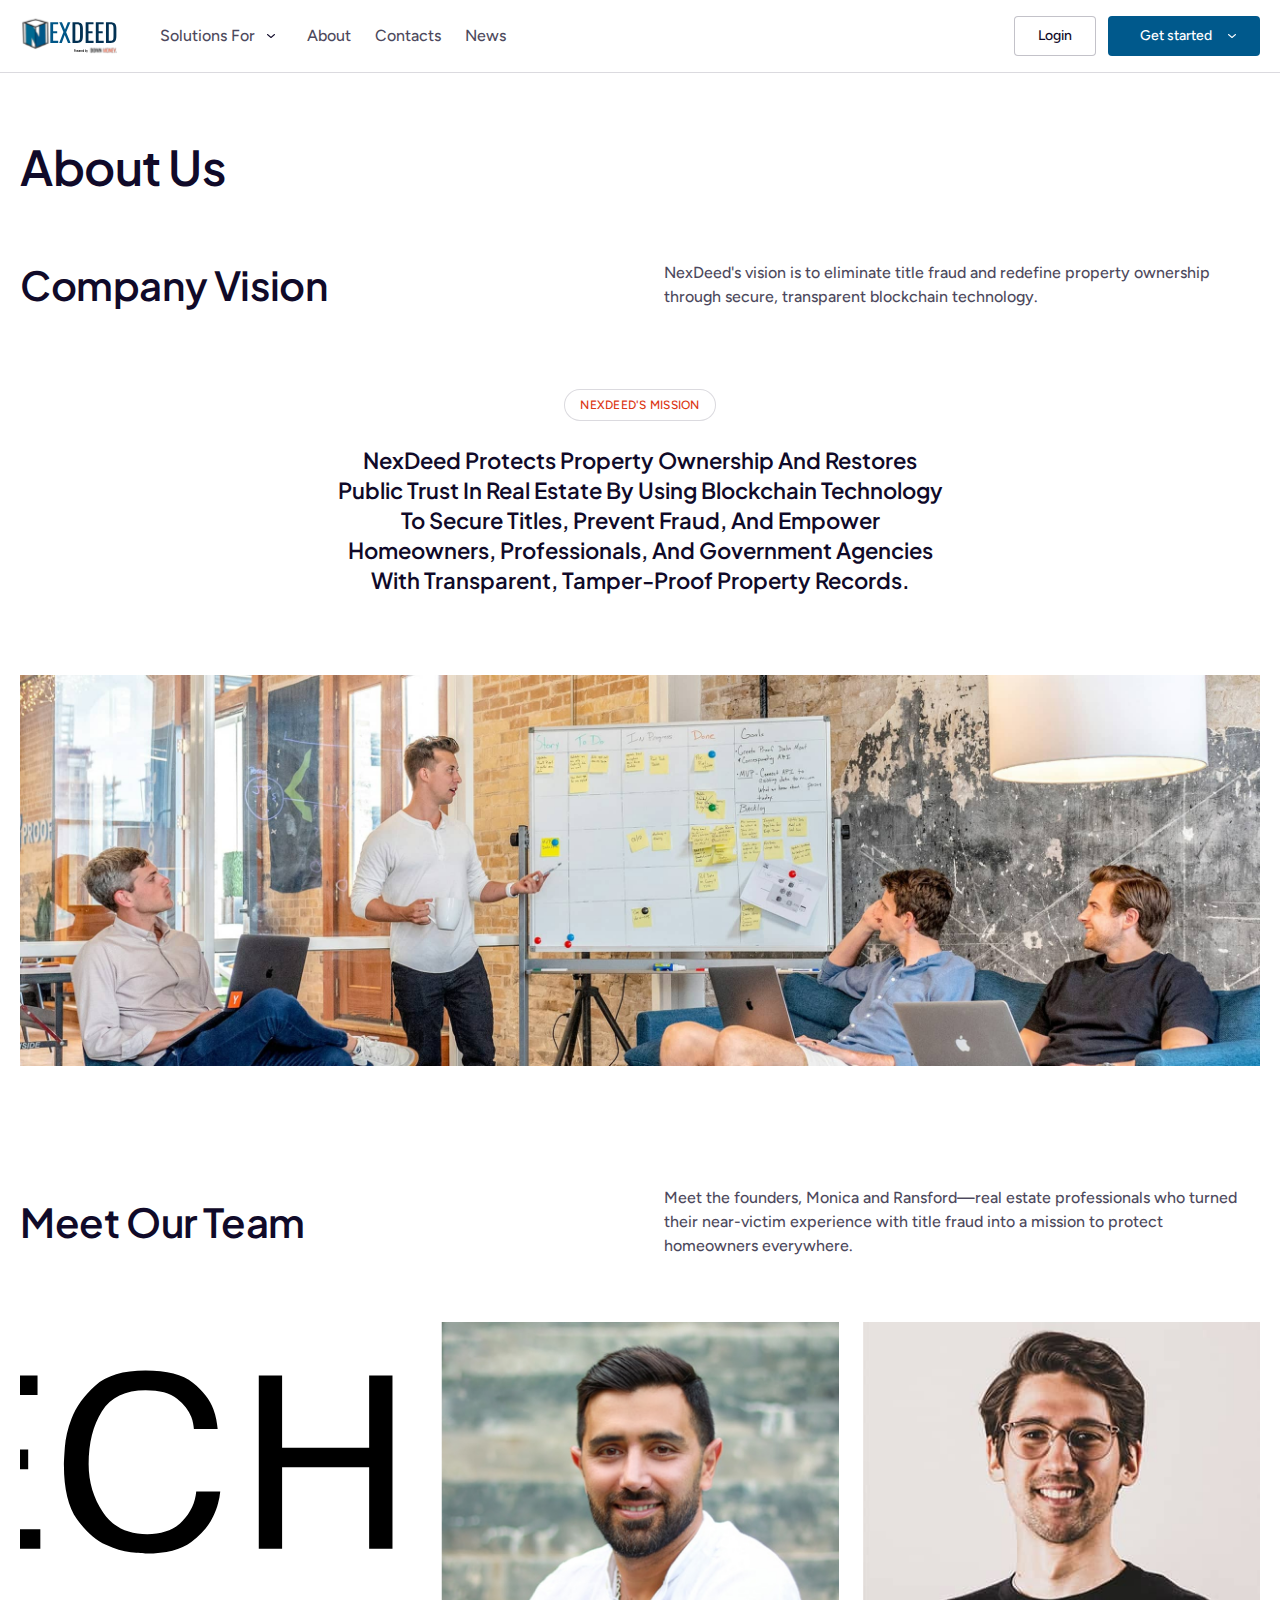
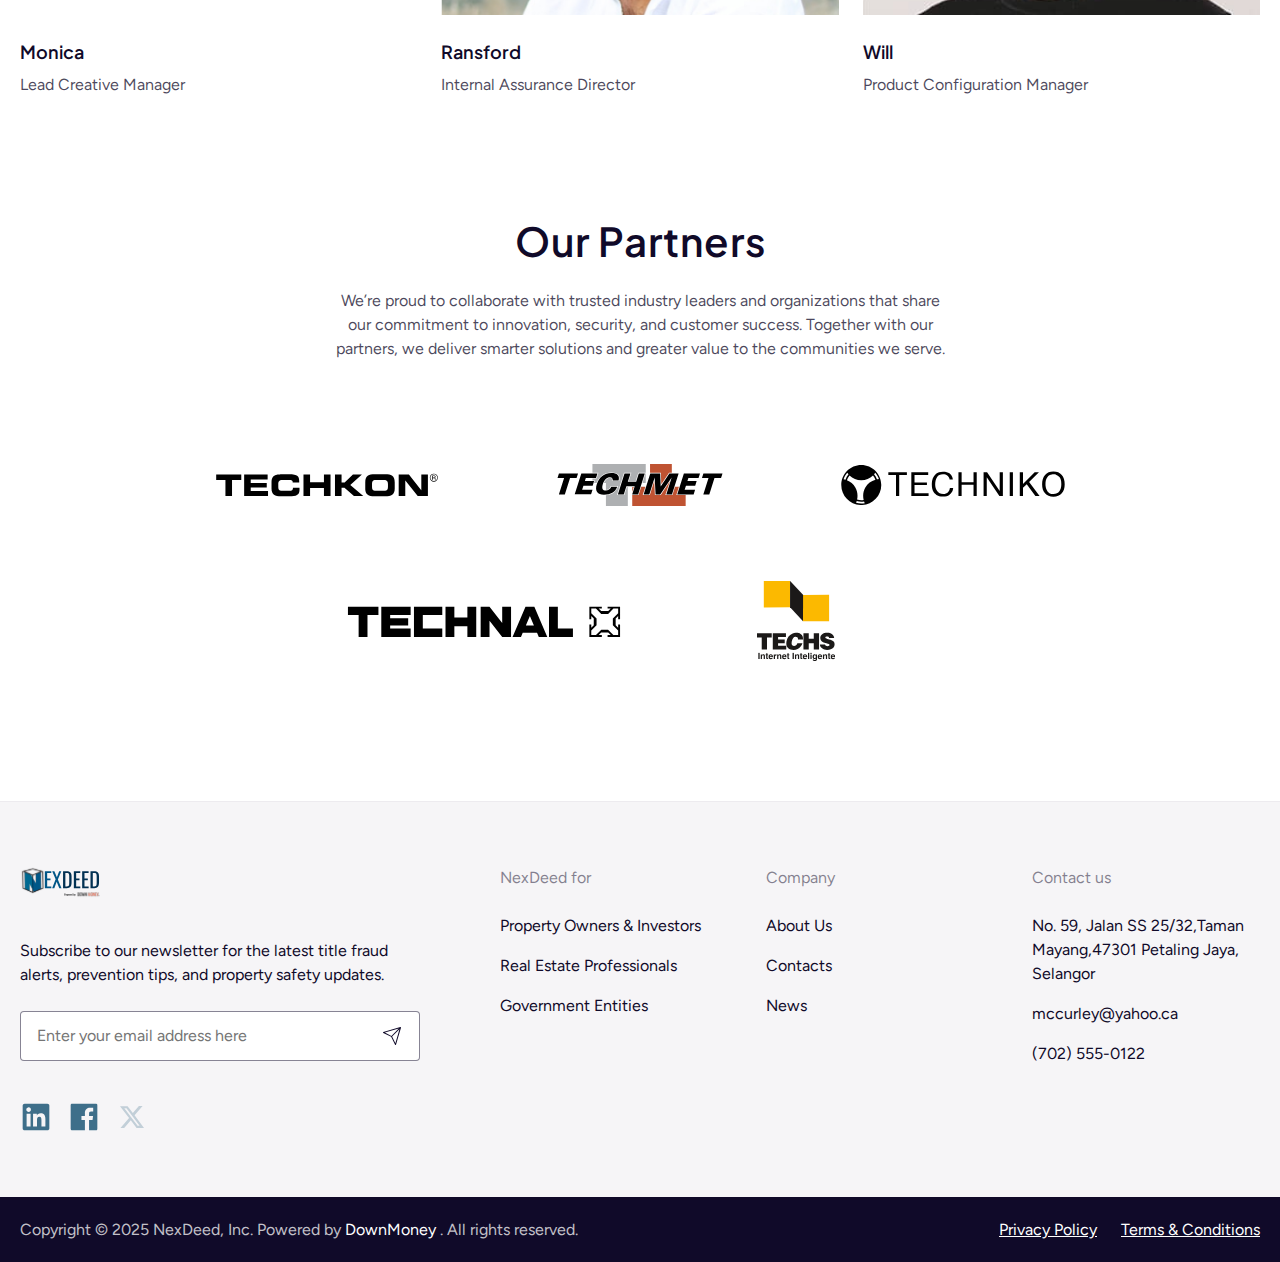
<file: page-about.html>
<!DOCTYPE html>
<html lang="en">
<head>
	<meta charset="UTF-8">
	<meta name="viewport" content="width=device-width, initial-scale=1.0">
	<link rel="stylesheet" href="./assets/style/swiper.css">
	<link rel="stylesheet" href="./assets/style/style.css">
	<title>Document</title>
</head>
<body>
	<header class="header">
			<div class="container"> 
				<div class="header__wrap">
					<a href="#" class="logo">
						<img src="./assets/images/logo.svg" alt="VELAYA Cosmetics">
					</a>				
					<div class="header__menu">
						<nav>
							<ul>
								<li><a href="#">Solutions For</a>
								<ul class="sub-menu">
									<li><a href="#">Solutions For</a></li>
									<li><a href="#">Solutions For</a></li>
									<li><a href="#">Solutions For</a></li>
								</ul>
							</li>
								<li><a href="#">About</a></li>
								<li><a href="#">Contacts</a></li>
								<li><a href="#">News</a></li>
							</ul>
						</nav>
						
					</div>
					<div class="header__btns">
						<a href="#" class="btn secondary-btn">Login</a>
						<a href="#" class="btn">Get started 
							<svg xmlns="http://www.w3.org/2000/svg" width="24" height="24" viewBox="0 0 24 24" fill="none">
							<path d="M15.1746 10.1204C15.3843 9.94067 15.6999 9.96495 15.8796 10.1746C16.0593 10.3843 16.0351 10.6999 15.8254 10.8796L12.3254 13.8796C12.1382 14.0401 11.8619 14.0401 11.6746 13.8796L8.17461 10.8796C7.96495 10.6999 7.94067 10.3843 8.12038 10.1746C8.30009 9.96495 8.61574 9.94067 8.8254 10.1204L12 12.8415L15.1746 10.1204Z" fill="white"/>
							</svg>
						</a>
					</div>					
				</div>
			</div>
	</header>
	<main>
		<div class="container">
			<div class="page__title"> 
			<h1>About us</h1>
			</div>
		</div>
		<section class="vision">
			<div class="container">
				<div class="vision__container">
					<div class="vision__title justify-title">
						<h2>Company vision</h2>
						<p>NexDeed's vision is to eliminate title fraud and redefine property ownership through secure, transparent blockchain technology.</p>
					</div>
					<div class="vision__content">
						<span class="simple">NexDeed's Mission</span>
						<blockquote>
							<p>NexDeed protects property ownership and restores public trust in real estate by using blockchain technology to secure titles, prevent fraud, and empower homeowners, professionals, and government agencies with transparent, tamper-proof property records.</p>
						</blockquote>
						
					</div>
					<div class="vision__img">
					<img src="./assets/images/vision-img.jpg" alt="NexDeed's Mission">
					</div>
				</div>
			</div>
		</section>
		<section class="team pb-xs">
			<div class="container">
				<div class="team__container">
					<div class="team__title justify-title">
						<h2>Meet our team</h2>
						<p>Meet the founders, Monica and Ransford—real estate professionals who turned their near-victim experience with title fraud into a mission to protect homeowners everywhere.</p>
					</div>
					<div class="team__items">
						<div class="team__item">
							<div class="team__item__img">
								<img src="./assets/images/partners-img3.svg" alt="Monica">
							</div>
							<div class="team__item__info">
								<span class="team__item__name">Monica</span>
								<div class="team__item__position">Lead Creative Manager</div>
							</div>
						</div>
						<div class="team__item">
							<div class="team__item__img">
								<img src="./assets/images/team-img2.jpg" alt="Ransford">
							</div>
							<div class="team__item__info">
								<span class="team__item__name">Ransford</span>
								<div class="team__item__position">Internal Assurance Director</div>
							</div>
						</div>
						<div class="team__item">
							<div class="team__item__img">
								<img src="./assets/images/team-img3.jpg" alt="Will">
							</div>
							<div class="team__item__info">
								<span class="team__item__name">Will</span>
								<div class="team__item__position">Product Configuration Manager</div>
							</div>
						</div>
					</div>
				</div>
			</div>
		</section>
		<section class="partners">
			<div class="container">
				<div class="partners__container">
					<div class="partners__title">
						<h2>Our partners</h2>
						<p>We’re proud to collaborate with trusted industry leaders and organizations that share our commitment to innovation, security, and customer success. Together with our partners, we deliver smarter solutions and greater value to the communities we serve.</p>
					</div>
					<div class="partners__items">
						<div class="partners__item">
							<img src="./assets/images/partners-img1.svg" alt="partners-image">
						</div>
						<div class="partners__item">
							<img src="./assets/images/partners-img2.svg" alt="partners-image">
						</div>
						<div class="partners__item">
							<img src="./assets/images/partners-img3.svg" alt="partners-image">
						</div>
						<div class="partners__item">
							<img src="./assets/images/partners-img4.svg" alt="partners-image">
						</div>
						<div class="partners__item">
							<img src="./assets/images/partners-img5.svg" alt="partners-image">
						</div>
					</div>
				</div>
			</div>
		</section>
	</main>
	<footer class="footer">
		<div class="container"> 
		<div class="footer__wrapper"> 
			<div class="footer__info"> 
				<a href="./index.html" class="logo">
						<img src="./assets/images/logo.svg" alt="Exdeed">
					</a>
					<div class="footer__form">
						<p>Subscribe to our newsletter for the latest title fraud alerts, prevention tips, and property safety updates.</p>
						<form action="">
							<div class="form__wrap"> 
							<input type="email" name="email" id="" placeholder="Enter your email address here">							
							<input type="submit" value="">
							</div>
						</form>
					</div>
					<div class="footer__socials">
						<a href="#" target="_blank" rel="nofollow">
							<svg xmlns="http://www.w3.org/2000/svg" width="32" height="32" viewBox="0 0 32 32" fill="none">
							<path d="M27.3674 2.6666H4.63518C4.1194 2.66136 3.62261 2.86093 3.2538 3.22154C2.885 3.58214 2.67431 4.07432 2.66797 4.59009V27.414C2.67546 27.929 2.88665 28.42 3.25533 28.7797C3.62401 29.1394 4.12015 29.3383 4.63518 29.3331H27.3674C27.8832 29.3372 28.3797 29.1369 28.7483 28.7761C29.1169 28.4152 29.3277 27.9232 29.3346 27.4074V4.58353C29.3254 4.06928 29.1136 3.57944 28.7453 3.22049C28.3769 2.86154 27.8817 2.66249 27.3674 2.6666ZM10.574 25.3987H6.61551V12.6622H10.574V25.3987ZM8.60677 10.9267C8.15275 10.9271 7.7088 10.7928 7.33109 10.5409C6.95338 10.289 6.65887 9.93072 6.48483 9.51139C6.31078 9.09206 6.26502 8.63053 6.35333 8.18518C6.44164 7.73984 6.66005 7.33069 6.98094 7.00951C7.30183 6.68832 7.71077 6.46952 8.15603 6.38078C8.60129 6.29205 9.06287 6.33737 9.48236 6.51102C9.90186 6.68466 10.2604 6.97882 10.5127 7.35629C10.765 7.73376 10.8997 8.17757 10.8997 8.63159C10.8991 8.93335 10.839 9.23203 10.7229 9.51055C10.6067 9.78907 10.4368 10.0419 10.2228 10.2547C10.0088 10.4675 9.75498 10.636 9.4758 10.7505C9.19663 10.8651 8.8976 10.9234 8.59584 10.9223L8.60677 10.9267ZM25.4002 25.3987H21.4417V19.202C21.4417 17.7266 21.4155 15.8272 19.3849 15.8272C17.3543 15.8272 17.009 17.4359 17.009 19.1058V25.3987H13.057V12.6622H16.8516V14.4108H16.904C17.433 13.4097 18.7226 12.354 20.6483 12.354C24.657 12.3452 25.4002 14.9835 25.4002 18.4042V25.3987Z" fill="white" fill-opacity="0.75"/>
							</svg>
						</a>
						<a href="#" target="_blank" rel="nofollow">
						<svg xmlns="http://www.w3.org/2000/svg" width="32" height="32" viewBox="0 0 32 32" fill="none">
						<path d="M27.868 2.6665H4.13464C3.74565 2.6665 3.3726 2.82103 3.09755 3.09608C2.82249 3.37113 2.66797 3.74419 2.66797 4.13317V27.8665C2.66797 28.2555 2.82249 28.6285 3.09755 28.9036C3.3726 29.1786 3.74565 29.3332 4.13464 29.3332H16.908V18.9998H13.4413V14.9998H16.908V11.9998C16.8362 11.2955 16.9193 10.584 17.1516 9.91522C17.3839 9.24643 17.7597 8.63656 18.2526 8.12839C18.7455 7.62021 19.3437 7.22603 20.0051 6.97349C20.6665 6.72095 21.3751 6.61617 22.0813 6.6665C23.1191 6.65934 24.1564 6.71276 25.188 6.8265V10.4265H23.068C21.388 10.4265 21.068 11.2265 21.068 12.3865V14.9598H25.068L24.548 18.9598H21.068V29.3332H27.868C28.0606 29.3332 28.2513 29.2952 28.4292 29.2215C28.6072 29.1478 28.7689 29.0398 28.9051 28.9036C29.0413 28.7674 29.1493 28.6057 29.223 28.4278C29.2967 28.2498 29.3346 28.0591 29.3346 27.8665V4.13317C29.3346 3.94056 29.2967 3.74985 29.223 3.5719C29.1493 3.39396 29.0413 3.23227 28.9051 3.09608C28.7689 2.95989 28.6072 2.85185 28.4292 2.77815C28.2513 2.70444 28.0606 2.6665 27.868 2.6665Z" fill="white" fill-opacity="0.75"/>
						</svg>
						</a>
						<a href="#" target="_blank" rel="nofollow">
							<svg xmlns="http://www.w3.org/2000/svg" width="32" height="32" viewBox="0 0 32 32" fill="none">
								<mask id="mask0_36_9150" style="mask-type:luminance" maskUnits="userSpaceOnUse" x="4" y="4" width="24" height="24">
								<path d="M4 4H28V28H4V4Z" fill="white"/>
								</mask>
								<g mask="url(#mask0_36_9150)">
								<path d="M22.9 5.12451H26.5806L18.5406 14.3371L28 26.8754H20.5943L14.7897 19.2725L8.15543 26.8754H4.47143L13.0703 17.0182L4 5.12623H11.5943L16.8331 12.0742L22.9 5.12451ZM21.6057 24.6674H23.6457L10.48 7.21765H8.29257L21.6057 24.6674Z" fill="#004166"/>
								</g>
								</svg>
						</a>
					</div>
				</div>
			<div class="footer__container">									
					<nav>
					<ul>
								<li><a href="#">NexDeed for</a>
								<ul class="sub-menu">
									<li><a href="#">Property Owners & Investors</a></li>
									<li><a href="#">Real Estate Professionals</a></li>
									<li><a href="#">Government Entities</a></li>
								</ul>
							</li>
								<li><a href="#">Company</a>
								<ul class="sub-menu">
									<li><a href="#">About Us</a></li>
									<li><a href="#">Contacts</a></li>
									<li><a href="#">News</a></li>
								</ul>
								</li>								
							</ul>
					</nav>
					<div class="footer__block">
						<div class="footer__block__title"> Contact us</div>
						<div class="footer__contacts">
							<div>
								No. 59, Jalan SS 25/32,Taman Mayang,47301 Petaling Jaya, Selangor
							</div>
							<a href="mailto:mccurley@yahoo.ca">mccurley@yahoo.ca</a>
							<a href="tel:(702) 555-0122">(702) 555-0122</a>							
						</div>
					</div>	
				
			</div>
		</div>
		</div>
		<div class="footer__copy">
				<div class="footer__copy__container"> 
					<p>Copyright © 2025 NexDeed, Inc. Powered by <strong>DownMoney </strong>. All rights reserved. </p>
					<nav>
						<ul>
							<li><a href="#">Privacy Policy</a></li>
							<li><a href="#">Terms & Conditions</a></li>
						</ul>
					</nav>
					
				</div>
			</div>			
	</footer>
	<script src="./assets/js/swiper.js"></script>
	<script src="./assets/js/script.js"></script>
</body>
</html>
</file>
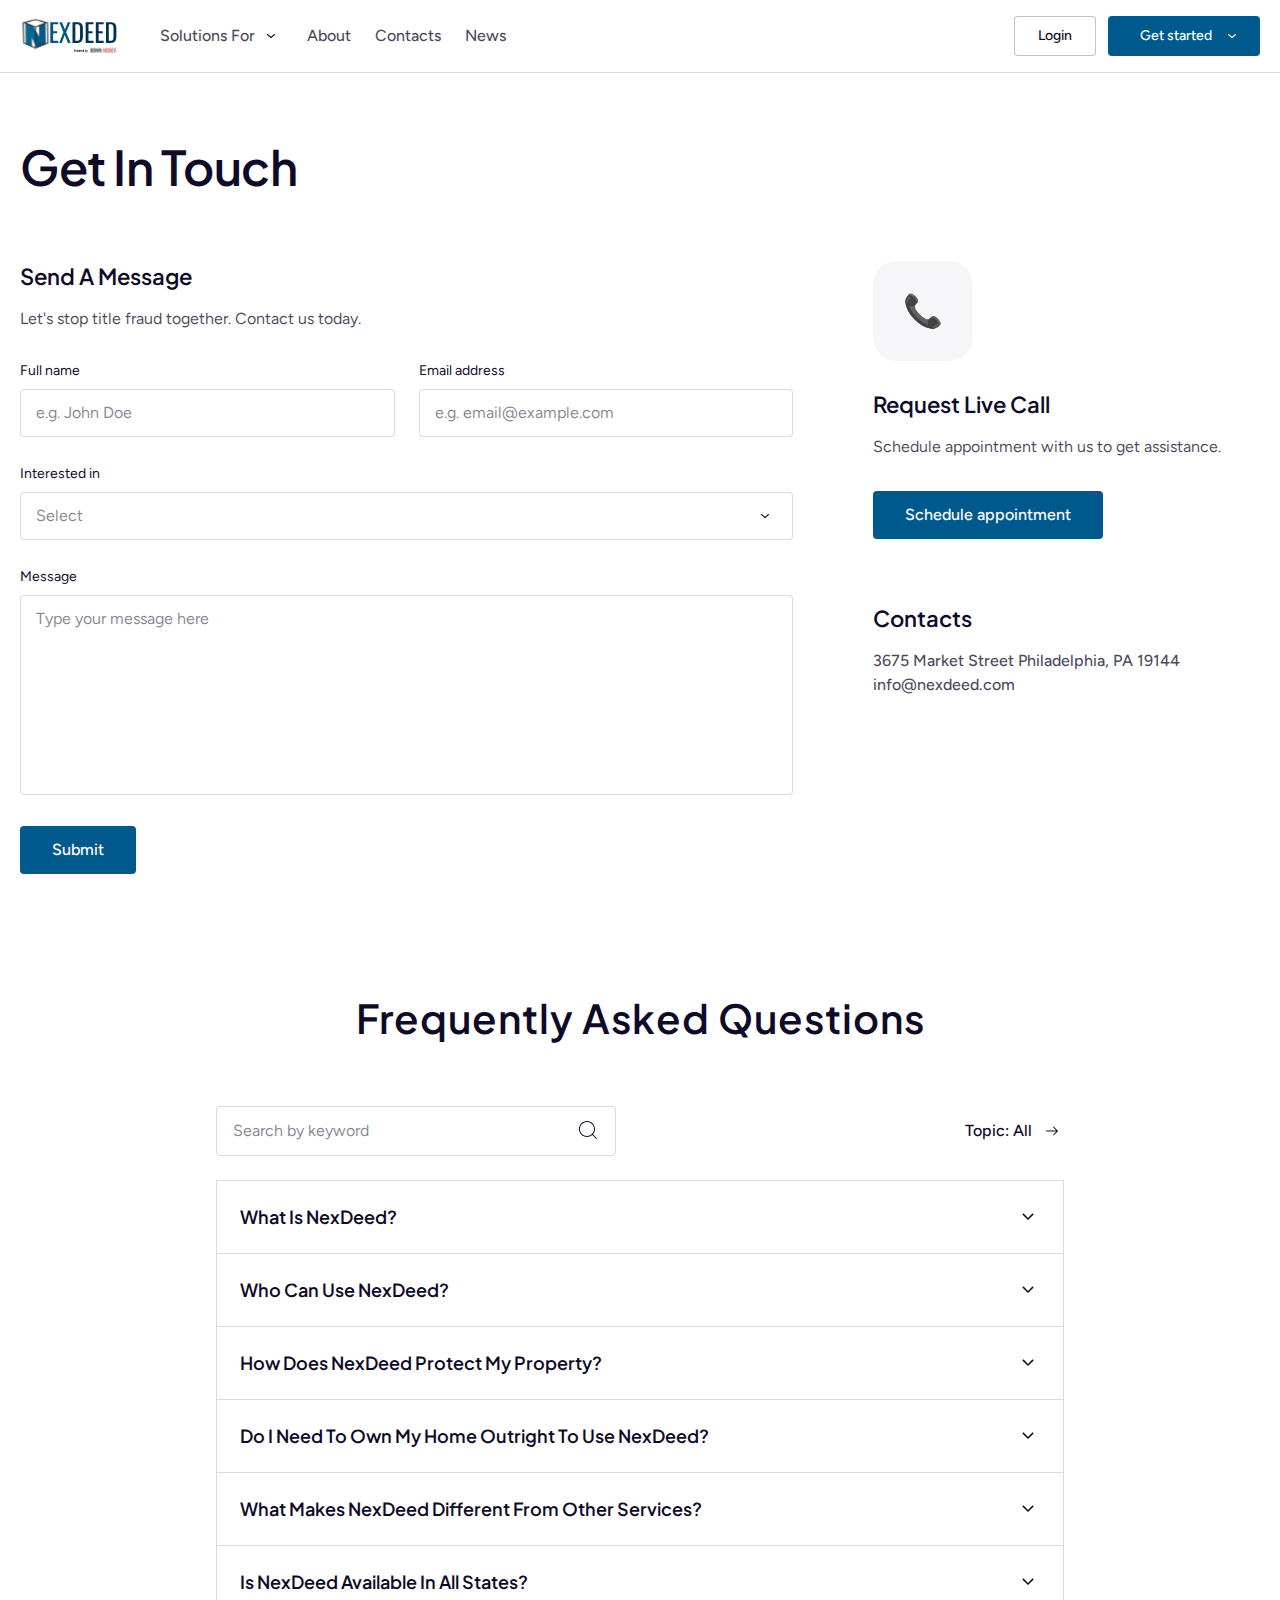
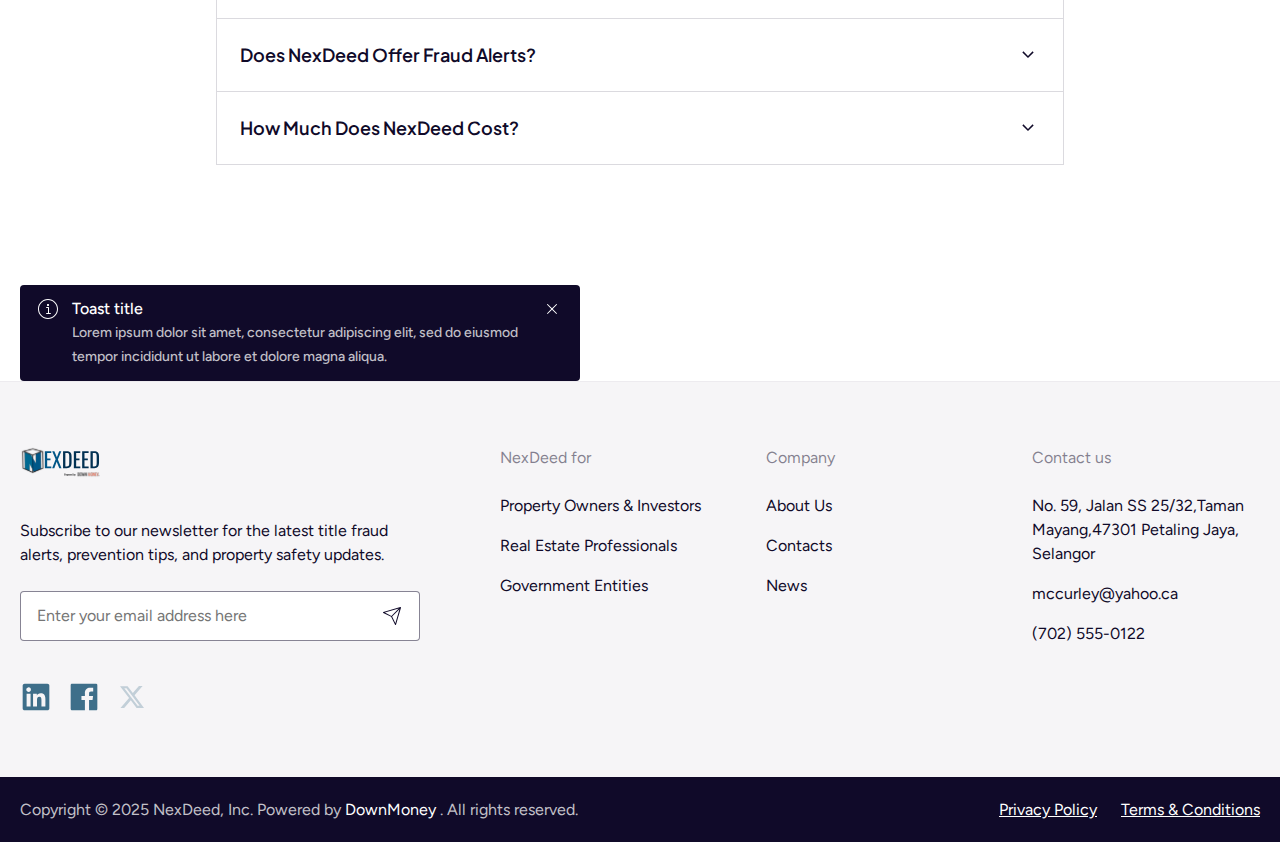
<file: page-contact.html>
<!DOCTYPE html>
<html lang="en">
<head>
	<meta charset="UTF-8">
	<meta name="viewport" content="width=device-width, initial-scale=1.0">
	<link rel="stylesheet" href="./assets/style/swiper.css">
	<link rel="stylesheet" href="./assets/style/style.css">
	<title>Document</title>
</head>
<body>
	<header class="header">
			<div class="container"> 
				<div class="header__wrap">
					<a href="#" class="logo">
						<img src="./assets/images/logo.svg" alt="VELAYA Cosmetics">
					</a>				
					<div class="header__menu">
						<nav>
							<ul>
								<li><a href="#">Solutions For</a>
								<ul class="sub-menu">
									<li><a href="#">Solutions For</a></li>
									<li><a href="#">Solutions For</a></li>
									<li><a href="#">Solutions For</a></li>
								</ul>
							</li>
								<li><a href="#">About</a></li>
								<li><a href="#">Contacts</a></li>
								<li><a href="#">News</a></li>
							</ul>
						</nav>
						
					</div>
					<div class="header__btns">
						<a href="#" class="btn secondary-btn">Login</a>
						<a href="#" class="btn">Get started 
							<svg xmlns="http://www.w3.org/2000/svg" width="24" height="24" viewBox="0 0 24 24" fill="none">
							<path d="M15.1746 10.1204C15.3843 9.94067 15.6999 9.96495 15.8796 10.1746C16.0593 10.3843 16.0351 10.6999 15.8254 10.8796L12.3254 13.8796C12.1382 14.0401 11.8619 14.0401 11.6746 13.8796L8.17461 10.8796C7.96495 10.6999 7.94067 10.3843 8.12038 10.1746C8.30009 9.96495 8.61574 9.94067 8.8254 10.1204L12 12.8415L15.1746 10.1204Z" fill="white"/>
							</svg>
						</a>
					</div>					
				</div>
			</div>
	</header>
	<main>
		<div class="container">
			<div class="page__title"> 
			<h1>Get in touch</h1>
			</div>
		</div>
		<section class="contact">
			<div class="container">
				<div class="contact__container">
					<div class="contact__form">
						 <h2>Send A Message</h2>
    <p class="description">Let's stop title fraud together. Contact us today.</p>

    <form>
      <div class="form-row">
        <div>
          <label for="full-name">Full name</label>
          <input type="text" id="full-name" name="full-name" placeholder="e.g. John Doe">
        </div>
        <div>
          <label for="email">Email address</label>
          <input type="email" id="email" name="email" placeholder="e.g. email@example.com">
        </div>
      </div>

      <label for="interest">Interested in</label>
			<div class="select__wrap">
      <select id="interest" name="interest">
        <option value="">Select</option>
        <option value="product">Product</option>
        <option value="partnership">Partnership</option>
        <option value="support">Support</option>
      </select>
			</div>
      <label for="message">Message</label>
      <textarea id="message" name="message" placeholder="Type your message here"></textarea>

      <button type="submit" class="btn">Submit</button>
    </form>
					</div>
					<div class="contact__details">
						<div class="contact__details__call">
							<div class="grey">📞</div>
							<div class="contact__details__title">Request live call</div>
							<p>Schedule appointment with us to get assistance.</p>
							<a href="#" class="btn">Schedule appointment</a>
						</div>
						<div class="contact__details__address">
							<div class="contact__details__title">Contacts</div>
							<div>3675 Market Street Philadelphia, PA 19144</div>
							<a href="mailto:info@nexdeed.com">info@nexdeed.com</a>
						</div>
					</div>
				</div>
			</div>
		</section>
		<section class="faq mb-m" id="faq">
			<div class="container">
				<div class="faq__container">
					<div class="faq__title">
						<h2> Frequently asked questions</h2>						
					</div>
					<div class="faq__search__wrap justify-title">
						<form action="">
							<div>
							<input type="text" name="search-input"  placeholder="Search by keyword">
						</div>
					</form>
						<a href="#">Topic: All
							<svg xmlns="http://www.w3.org/2000/svg" width="24" height="24" viewBox="0 0 24 24" fill="none">
							<path d="M16.2929 12.5H6.5C6.22386 12.5 6 12.2761 6 12C6 11.7239 6.22386 11.5 6.5 11.5H16.2929L13.1464 8.35355C12.9512 8.15829 12.9512 7.84171 13.1464 7.64645C13.3417 7.45118 13.6583 7.45118 13.8536 7.64645L17.8536 11.6464C18.0488 11.8417 18.0488 12.1583 17.8536 12.3536L13.8536 16.3536C13.6583 16.5488 13.3417 16.5488 13.1464 16.3536C12.9512 16.1583 12.9512 15.8417 13.1464 15.6464L16.2929 12.5Z" fill="#100A29"/>
							</svg>
						</a>
					</div>
					<div class="faq__items accord">
						<div class="faq__item accord-item" >
						<div class="faq__item__top accord-item-top">
							<p>What is NexDeed?</p>
							<div class="faq-icon-wrapper">
							<svg width="12" height="8" viewBox="0 0 12 8" fill="none" xmlns="http://www.w3.org/2000/svg">
								<path d="M5.9975 7.05369L0.34375 1.39994L1.3975 0.346191L5.9975 4.94619L10.5975 0.346191L11.6513 1.39994L5.9975 7.05369Z" fill="#100A29"/>
								</svg>
							</div>
						</div>
						<div class="faq__item-bottom accord-item-bottom">
							<div class="faq__item-bottom-wrap">
							<p><a href="./index.html"> NexDeed</a> is a digital platform that verifies property ownership and prevents title fraud using blockchain.</p>
							</div>
						</div>
						</div>
						<div class="faq__item accord-item" >
						<div class="faq__item__top accord-item-top">
							<p>Who can use NexDeed?</p>
							<div class="faq-icon-wrapper">
							<svg width="12" height="8" viewBox="0 0 12 8" fill="none" xmlns="http://www.w3.org/2000/svg">
								<path d="M5.9975 7.05369L0.34375 1.39994L1.3975 0.346191L5.9975 4.94619L10.5975 0.346191L11.6513 1.39994L5.9975 7.05369Z" fill="#100A29"/>
								</svg>
							</div>
						</div>
						<div class="faq__item-bottom accord-item-bottom">
							<div class="faq__item-bottom-wrap">
							<p>NexDeed is a digital platform that verifies property ownership and prevents title fraud using blockchain.</p>
							</div>
						</div>
						</div>
						<div class="faq__item accord-item" >
						<div class="faq__item__top accord-item-top">
							<p>How does NexDeed protect my property?</p>
							<div class="faq-icon-wrapper">
							<svg width="12" height="8" viewBox="0 0 12 8" fill="none" xmlns="http://www.w3.org/2000/svg">
								<path d="M5.9975 7.05369L0.34375 1.39994L1.3975 0.346191L5.9975 4.94619L10.5975 0.346191L11.6513 1.39994L5.9975 7.05369Z" fill="#100A29"/>
								</svg>
							</div>
						</div>
						<div class="faq__item-bottom accord-item-bottom">
							<div class="faq__item-bottom-wrap">
							<p>NexDeed is a digital platform that verifies property ownership and prevents title fraud using blockchain.</p>
							</div>
						</div>
						</div>
						<div class="faq__item accord-item" >
						<div class="faq__item__top accord-item-top">
							<p>Do I need to own my home outright to use NexDeed?</p>
							<div class="faq-icon-wrapper">
							<svg width="12" height="8" viewBox="0 0 12 8" fill="none" xmlns="http://www.w3.org/2000/svg">
								<path d="M5.9975 7.05369L0.34375 1.39994L1.3975 0.346191L5.9975 4.94619L10.5975 0.346191L11.6513 1.39994L5.9975 7.05369Z" fill="#100A29"/>
								</svg>
							</div>
						</div>
						<div class="faq__item-bottom accord-item-bottom">
							<div class="faq__item-bottom-wrap">
							<p>NexDeed is a digital platform that verifies property ownership and prevents title fraud using blockchain.</p>
							</div>
						</div>
						</div>
						<div class="faq__item accord-item" >
						<div class="faq__item__top accord-item-top">
							<p>What makes NexDeed different from other services?</p>
							<div class="faq-icon-wrapper">
							<svg width="12" height="8" viewBox="0 0 12 8" fill="none" xmlns="http://www.w3.org/2000/svg">
								<path d="M5.9975 7.05369L0.34375 1.39994L1.3975 0.346191L5.9975 4.94619L10.5975 0.346191L11.6513 1.39994L5.9975 7.05369Z" fill="#100A29"/>
								</svg>
							</div>
						</div>
						<div class="faq__item-bottom accord-item-bottom">
							<div class="faq__item-bottom-wrap">
							<p>NexDeed is a digital platform that verifies property ownership and prevents title fraud using blockchain.</p>
							</div>
						</div>
						</div>
						<div class="faq__item accord-item" >
						<div class="faq__item__top accord-item-top">
							<p>Is NexDeed available in all states?</p>
							<div class="faq-icon-wrapper">
							<svg width="12" height="8" viewBox="0 0 12 8" fill="none" xmlns="http://www.w3.org/2000/svg">
								<path d="M5.9975 7.05369L0.34375 1.39994L1.3975 0.346191L5.9975 4.94619L10.5975 0.346191L11.6513 1.39994L5.9975 7.05369Z" fill="#100A29"/>
								</svg>
							</div>
						</div>
						<div class="faq__item-bottom accord-item-bottom">
							<div class="faq__item-bottom-wrap">
							<p>NexDeed is a digital platform that verifies property ownership and prevents title fraud using blockchain.</p>
							</div>
						</div>
						</div>
						<div class="faq__item accord-item" >
						<div class="faq__item__top accord-item-top">
							<p>Does NexDeed offer fraud alerts?</p>
							<div class="faq-icon-wrapper">
							<svg width="12" height="8" viewBox="0 0 12 8" fill="none" xmlns="http://www.w3.org/2000/svg">
								<path d="M5.9975 7.05369L0.34375 1.39994L1.3975 0.346191L5.9975 4.94619L10.5975 0.346191L11.6513 1.39994L5.9975 7.05369Z" fill="#100A29"/>
								</svg>
							</div>
						</div>
						<div class="faq__item-bottom accord-item-bottom">
							<div class="faq__item-bottom-wrap">
							<p>NexDeed is a digital platform that verifies property ownership and prevents title fraud using blockchain.</p>
							</div>
						</div>
						</div>
						<div class="faq__item accord-item" >
						<div class="faq__item__top accord-item-top">
							<p>How much does NexDeed cost?</p>
							<div class="faq-icon-wrapper">
							<svg width="12" height="8" viewBox="0 0 12 8" fill="none" xmlns="http://www.w3.org/2000/svg">
								<path d="M5.9975 7.05369L0.34375 1.39994L1.3975 0.346191L5.9975 4.94619L10.5975 0.346191L11.6513 1.39994L5.9975 7.05369Z" fill="#100A29"/>
								</svg>
							</div>
						</div>
						<div class="faq__item-bottom accord-item-bottom">
							<div class="faq__item-bottom-wrap">
							<p>NexDeed is a digital platform that verifies property ownership and prevents title fraud using blockchain.</p>
							</div>
						</div>
						</div>
				</div>
				</div>
			</div>
		</section>
		<div class="container">
			<div class="tooltip__wrap">
				<div class="tooltip__icon">
					<svg xmlns="http://www.w3.org/2000/svg" width="24" height="24" viewBox="0 0 24 24" fill="none">
					<path d="M13 16H14.5C14.7761 16 15 16.2239 15 16.5C15 16.7761 14.7761 17 14.5 17H10.5C10.2239 17 10 16.7761 10 16.5C10 16.2239 10.2239 16 10.5 16H12V11H10.5C10.2239 11 10 10.7761 10 10.5C10 10.2239 10.2239 10 10.5 10H12.5C12.7761 10 13 10.2239 13 10.5V16ZM12 22C6.47715 22 2 17.5228 2 12C2 6.47715 6.47715 2 12 2C17.5228 2 22 6.47715 22 12C22 17.5228 17.5228 22 12 22ZM12 21C16.9706 21 21 16.9706 21 12C21 7.02944 16.9706 3 12 3C7.02944 3 3 7.02944 3 12C3 16.9706 7.02944 21 12 21ZM11.5 7H12.5C12.7761 7 13 7.22386 13 7.5V8.5C13 8.77614 12.7761 9 12.5 9H11.5C11.2239 9 11 8.77614 11 8.5V7.5C11 7.22386 11.2239 7 11.5 7Z" fill="white"/>
					</svg>
				</div>
				<div class="tooltip__content">
					<div>Toast title</div>
					<p>Lorem ipsum dolor sit amet, consectetur adipiscing elit, sed do eiusmod tempor incididunt ut labore et dolore magna aliqua.</p>
				</div>
				<div class="tooltip__close"><svg xmlns="http://www.w3.org/2000/svg" width="24" height="24" viewBox="0 0 24 24" fill="none">
				<path d="M12 11.2929L16.1464 7.14645C16.3417 6.95118 16.6583 6.95118 16.8536 7.14645C17.0488 7.34171 17.0488 7.65829 16.8536 7.85355L12.7071 12L16.8536 16.1464C17.0488 16.3417 17.0488 16.6583 16.8536 16.8536C16.6583 17.0488 16.3417 17.0488 16.1464 16.8536L12 12.7071L7.85355 16.8536C7.65829 17.0488 7.34171 17.0488 7.14645 16.8536C6.95118 16.6583 6.95118 16.3417 7.14645 16.1464L11.2929 12L7.14645 7.85355C6.95118 7.65829 6.95118 7.34171 7.14645 7.14645C7.34171 6.95118 7.65829 6.95118 7.85355 7.14645L12 11.2929Z" fill="white"/>
				</svg>
				</div>
			</div>
		</div>
	</main>
	<footer class="footer">
		<div class="container"> 
		<div class="footer__wrapper"> 
			<div class="footer__info"> 
				<a href="./index.html" class="logo">
						<img src="./assets/images/logo.svg" alt="Exdeed">
					</a>
					<div class="footer__form">
						<p>Subscribe to our newsletter for the latest title fraud alerts, prevention tips, and property safety updates.</p>
						<form action="">
							<div class="form__wrap"> 
							<input type="email" name="email" id="" placeholder="Enter your email address here">							
							<input type="submit" value="">
							</div>
						</form>
					</div>
					<div class="footer__socials">
						<a href="#" target="_blank" rel="nofollow">
							<svg xmlns="http://www.w3.org/2000/svg" width="32" height="32" viewBox="0 0 32 32" fill="none">
							<path d="M27.3674 2.6666H4.63518C4.1194 2.66136 3.62261 2.86093 3.2538 3.22154C2.885 3.58214 2.67431 4.07432 2.66797 4.59009V27.414C2.67546 27.929 2.88665 28.42 3.25533 28.7797C3.62401 29.1394 4.12015 29.3383 4.63518 29.3331H27.3674C27.8832 29.3372 28.3797 29.1369 28.7483 28.7761C29.1169 28.4152 29.3277 27.9232 29.3346 27.4074V4.58353C29.3254 4.06928 29.1136 3.57944 28.7453 3.22049C28.3769 2.86154 27.8817 2.66249 27.3674 2.6666ZM10.574 25.3987H6.61551V12.6622H10.574V25.3987ZM8.60677 10.9267C8.15275 10.9271 7.7088 10.7928 7.33109 10.5409C6.95338 10.289 6.65887 9.93072 6.48483 9.51139C6.31078 9.09206 6.26502 8.63053 6.35333 8.18518C6.44164 7.73984 6.66005 7.33069 6.98094 7.00951C7.30183 6.68832 7.71077 6.46952 8.15603 6.38078C8.60129 6.29205 9.06287 6.33737 9.48236 6.51102C9.90186 6.68466 10.2604 6.97882 10.5127 7.35629C10.765 7.73376 10.8997 8.17757 10.8997 8.63159C10.8991 8.93335 10.839 9.23203 10.7229 9.51055C10.6067 9.78907 10.4368 10.0419 10.2228 10.2547C10.0088 10.4675 9.75498 10.636 9.4758 10.7505C9.19663 10.8651 8.8976 10.9234 8.59584 10.9223L8.60677 10.9267ZM25.4002 25.3987H21.4417V19.202C21.4417 17.7266 21.4155 15.8272 19.3849 15.8272C17.3543 15.8272 17.009 17.4359 17.009 19.1058V25.3987H13.057V12.6622H16.8516V14.4108H16.904C17.433 13.4097 18.7226 12.354 20.6483 12.354C24.657 12.3452 25.4002 14.9835 25.4002 18.4042V25.3987Z" fill="white" fill-opacity="0.75"/>
							</svg>
						</a>
						<a href="#" target="_blank" rel="nofollow">
						<svg xmlns="http://www.w3.org/2000/svg" width="32" height="32" viewBox="0 0 32 32" fill="none">
						<path d="M27.868 2.6665H4.13464C3.74565 2.6665 3.3726 2.82103 3.09755 3.09608C2.82249 3.37113 2.66797 3.74419 2.66797 4.13317V27.8665C2.66797 28.2555 2.82249 28.6285 3.09755 28.9036C3.3726 29.1786 3.74565 29.3332 4.13464 29.3332H16.908V18.9998H13.4413V14.9998H16.908V11.9998C16.8362 11.2955 16.9193 10.584 17.1516 9.91522C17.3839 9.24643 17.7597 8.63656 18.2526 8.12839C18.7455 7.62021 19.3437 7.22603 20.0051 6.97349C20.6665 6.72095 21.3751 6.61617 22.0813 6.6665C23.1191 6.65934 24.1564 6.71276 25.188 6.8265V10.4265H23.068C21.388 10.4265 21.068 11.2265 21.068 12.3865V14.9598H25.068L24.548 18.9598H21.068V29.3332H27.868C28.0606 29.3332 28.2513 29.2952 28.4292 29.2215C28.6072 29.1478 28.7689 29.0398 28.9051 28.9036C29.0413 28.7674 29.1493 28.6057 29.223 28.4278C29.2967 28.2498 29.3346 28.0591 29.3346 27.8665V4.13317C29.3346 3.94056 29.2967 3.74985 29.223 3.5719C29.1493 3.39396 29.0413 3.23227 28.9051 3.09608C28.7689 2.95989 28.6072 2.85185 28.4292 2.77815C28.2513 2.70444 28.0606 2.6665 27.868 2.6665Z" fill="white" fill-opacity="0.75"/>
						</svg>
						</a>
						<a href="#" target="_blank" rel="nofollow">
							<svg xmlns="http://www.w3.org/2000/svg" width="32" height="32" viewBox="0 0 32 32" fill="none">
								<mask id="mask0_36_9150" style="mask-type:luminance" maskUnits="userSpaceOnUse" x="4" y="4" width="24" height="24">
								<path d="M4 4H28V28H4V4Z" fill="white"/>
								</mask>
								<g mask="url(#mask0_36_9150)">
								<path d="M22.9 5.12451H26.5806L18.5406 14.3371L28 26.8754H20.5943L14.7897 19.2725L8.15543 26.8754H4.47143L13.0703 17.0182L4 5.12623H11.5943L16.8331 12.0742L22.9 5.12451ZM21.6057 24.6674H23.6457L10.48 7.21765H8.29257L21.6057 24.6674Z" fill="#004166"/>
								</g>
								</svg>
						</a>
					</div>
				</div>
			<div class="footer__container">									
					<nav>
					<ul>
								<li><a href="#">NexDeed for</a>
								<ul class="sub-menu">
									<li><a href="#">Property Owners & Investors</a></li>
									<li><a href="#">Real Estate Professionals</a></li>
									<li><a href="#">Government Entities</a></li>
								</ul>
							</li>
								<li><a href="#">Company</a>
								<ul class="sub-menu">
									<li><a href="#">About Us</a></li>
									<li><a href="#">Contacts</a></li>
									<li><a href="#">News</a></li>
								</ul>
								</li>								
							</ul>
					</nav>
					<div class="footer__block">
						<div class="footer__block__title"> Contact us</div>
						<div class="footer__contacts">
							<div>
								No. 59, Jalan SS 25/32,Taman Mayang,47301 Petaling Jaya, Selangor
							</div>
							<a href="mailto:mccurley@yahoo.ca">mccurley@yahoo.ca</a>
							<a href="tel:(702) 555-0122">(702) 555-0122</a>							
						</div>
					</div>	
				
			</div>
		</div>
		</div>
		<div class="footer__copy">
				<div class="footer__copy__container"> 
					<p>Copyright © 2025 NexDeed, Inc. Powered by <strong>DownMoney </strong>. All rights reserved. </p>
					<nav>
						<ul>
							<li><a href="#">Privacy Policy</a></li>
							<li><a href="#">Terms & Conditions</a></li>
						</ul>
					</nav>
					
				</div>
			</div>			
	</footer>
	<script src="./assets/js/swiper.js"></script>
	<script src="./assets/js/script.js"></script>
</body>
</html>
</file>
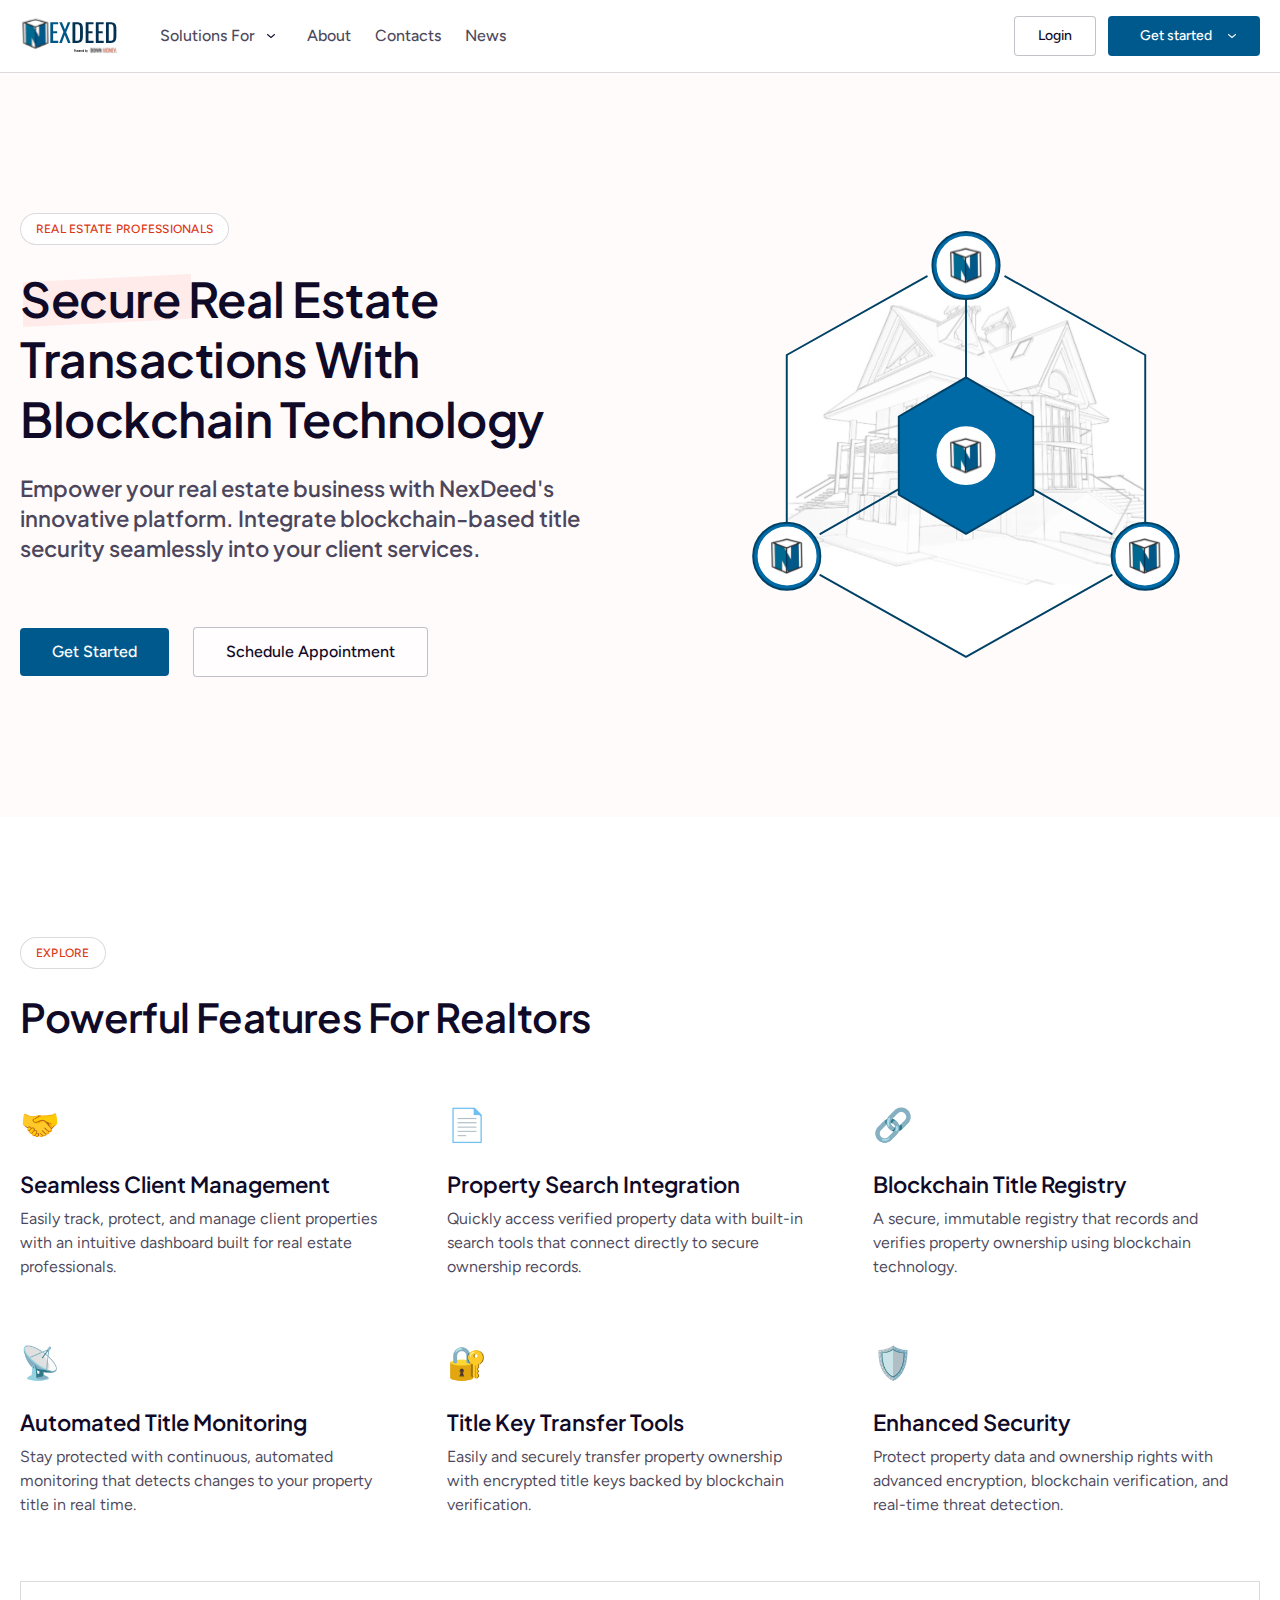
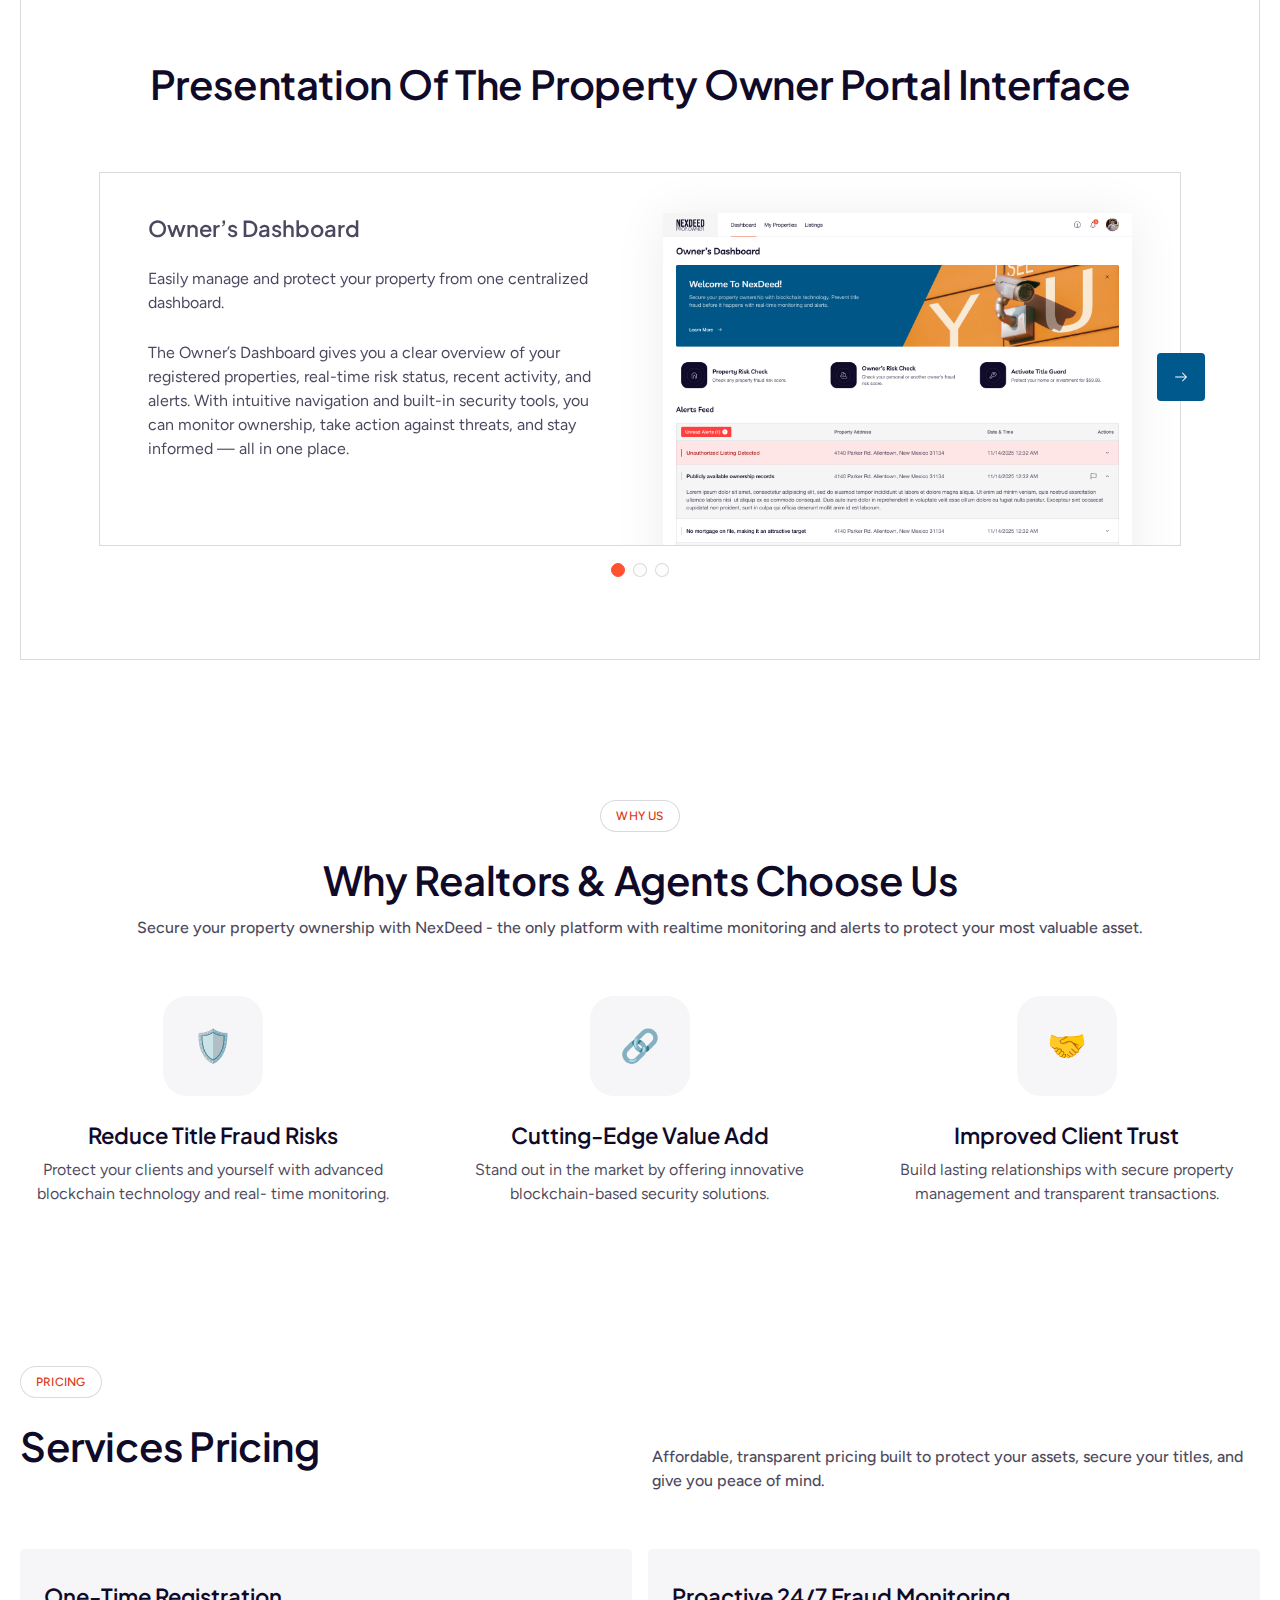
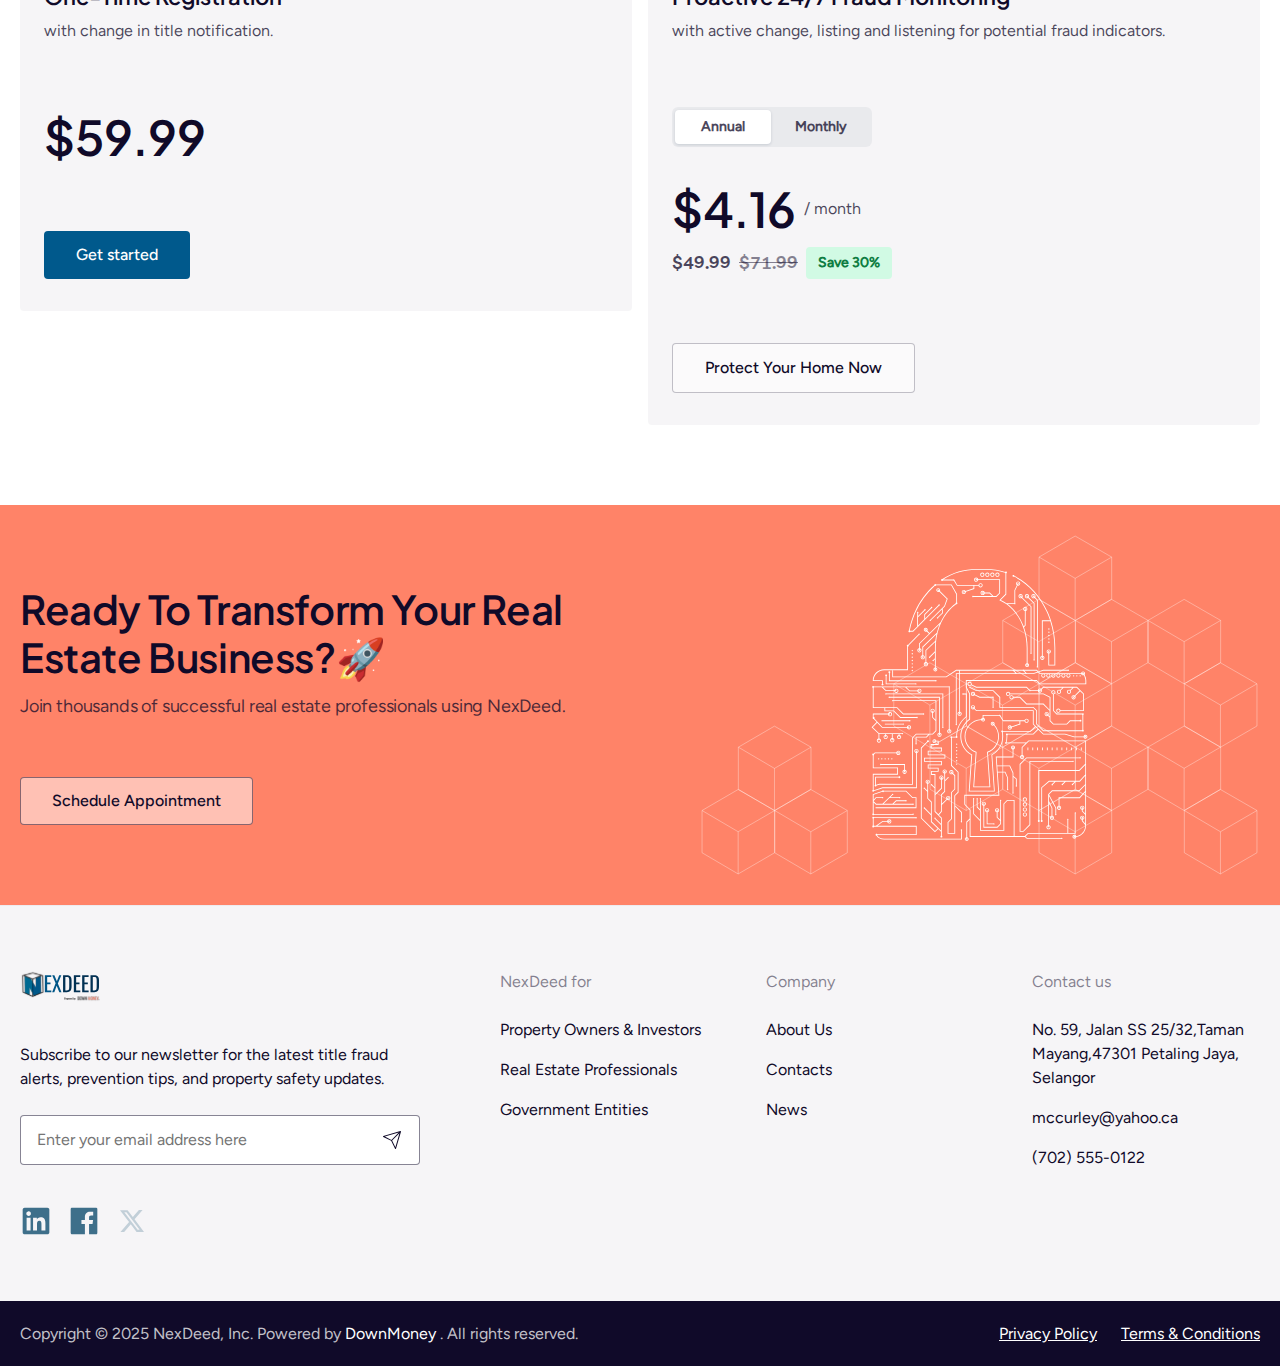
<file: page-estate.html>
<!DOCTYPE html>
<html lang="en">
<head>
	<meta charset="UTF-8">
	<meta name="viewport" content="width=device-width, initial-scale=1.0">
	<link rel="stylesheet" href="./assets/style/swiper.css">
	<link rel="stylesheet" href="./assets/style/style.css">
	<title>Document</title>
</head>
<body>
	<header class="header">
			<div class="container"> 
				<div class="header__wrap">
					<a href="#" class="logo">
						<img src="./assets/images/logo.svg" alt="VELAYA Cosmetics">
					</a>				
					<div class="header__menu">
						<nav>
							<ul>
								<li><a href="#">Solutions For</a>
								<ul class="sub-menu">
									<li><a href="#">Solutions For</a></li>
									<li><a href="#">Solutions For</a></li>
									<li><a href="#">Solutions For</a></li>
								</ul>
							</li>
								<li><a href="#">About</a></li>
								<li><a href="#">Contacts</a></li>
								<li><a href="#">News</a></li>
							</ul>
						</nav>
						
					</div>
					<div class="header__btns">
						<a href="#" class="btn secondary-btn">Login</a>
						<a href="#" class="btn">Get started 
							<svg xmlns="http://www.w3.org/2000/svg" width="24" height="24" viewBox="0 0 24 24" fill="none">
							<path d="M15.1746 10.1204C15.3843 9.94067 15.6999 9.96495 15.8796 10.1746C16.0593 10.3843 16.0351 10.6999 15.8254 10.8796L12.3254 13.8796C12.1382 14.0401 11.8619 14.0401 11.6746 13.8796L8.17461 10.8796C7.96495 10.6999 7.94067 10.3843 8.12038 10.1746C8.30009 9.96495 8.61574 9.94067 8.8254 10.1204L12 12.8415L15.1746 10.1204Z" fill="white"/>
							</svg>
						</a>
					</div>					
				</div>
			</div>
	</header>
	<main>
<section class="hero pb-l">
	<div class="container">
		<div class="hero__container">
			<div class="hero__content">
				<div class="simple">Real estate professionals</div>
				<h1>Secure Real Estate Transactions with Blockchain Technology</h1>
				<p>Empower your real estate business with NexDeed's innovative platform. Integrate blockchain-based title security seamlessly into your client services.</p>
				<div class="hero__btns">
				<a href="#" class="btn accent-btn">Get Started</a>
				<a href="#" class="btn secondary-btn">Schedule Appointment</a>
				</div>
			</div>
			<div class="hero__img">
				<img src="./assets/images/hero-img2.svg" alt="Secure Real Estate Transactions with Blockchain Technology">
			</div>
		</div>
	</div>
</section>
<section class="explore">
	<div class="container">
		<div class="explore__container">
			<div class="simple">Explore</div>
			<div class="explore__title">
				<h2>Powerful Features for Realtors</h2>
			</div>
			<div class="explore__items grid">
				<div class="security__item simple-block ">
					<div class="security__item__icon">🤝</div>
					<h3>Seamless Client Management</h3>
					<p>Easily track, protect, and manage client properties with an intuitive dashboard built for real estate professionals.</p>
				</div>
				<div class="security__item simple-block ">
					<div class="security__item__icon">📄</div>
					<h3>Property Search Integration</h3>
					<p>Quickly access verified property data with built-in search tools that connect directly to secure ownership records.</p>
				</div>
				<div class="security__item simple-block ">
					<div class="security__item__icon">🔗</div>
					<h3>Blockchain Title Registry</h3>
					<p>A secure, immutable registry that records and verifies property ownership using blockchain technology.</p>
				</div>
				<div class="security__item simple-block ">
					<div class="security__item__icon">📡</div>
					<h3>Automated Title Monitoring</h3>
					<p>Stay protected with continuous, automated monitoring that detects changes to your property title in real time.</p>
				</div>
				<div class="security__item simple-block ">
					<div class="security__item__icon">🔐</div>
					<h3>Title Key Transfer Tools</h3>
					<p>Easily and securely transfer property ownership with encrypted title keys backed by blockchain verification.</p>
				</div>
				<div class="security__item simple-block ">
					<div class="security__item__icon">🛡️</div>
					<h3>Enhanced Security</h3>
					<p>Protect property data and ownership rights with advanced encryption, blockchain verification, and real-time threat detection.</p>
				</div>
			</div>
				<div class="presentation">
				<h2>Presentation of the Property Owner Portal interface</h2>
				<div class="presentation__slider">
					<div class="swiper presentationSlider">
						<div class="swiper-wrapper presentation__wrapper">
							<div class="swiper-slide presentation__item">
								<div class="presentation__item__content">
									<div>Owner’s Dashboard</div>
									<p>Easily manage and protect your property from one centralized dashboard.</p>
									<p>The Owner’s Dashboard gives you a clear overview of your registered properties, real-time risk status, recent activity, and alerts. With intuitive navigation and built-in security tools, you can monitor ownership, take action against threats, and stay informed — all in one place.</p>
								</div>
								<div class="presentation__item__img">
									<img src="./assets/images/presentanion__img1.png" alt="Owner’s Dashboard">
								</div>
							</div>
							<div class="swiper-slide presentation__item">
								<div class="presentation__item__content">
									<div>My Properties</div>
									<p>The “My Properties” screen provides a clear, organized view of all your registered assets. Easily track property details, ownership status, risk level, and recent activity at a glance. Whether you own one property or several, this dashboard allows you to monitor each one with confidence, stay updated on alerts, and take proactive steps to protect what matters most.</p>
								</div>
								<div class="presentation__item__img">
									<img src="./assets/images/presentanion__img2.png" alt="Owner’s Dashboard">
								</div>
							</div>
							<div class="swiper-slide presentation__item">
								<div class="presentation__item__content">
									<div>Dashboard</div>
									<p>The Dashboard offers government officials a comprehensive overview of all monitored properties and activities. Designed for clarity and efficiency, it displays real-time alerts, risk assessments, and transaction summaries, enabling timely decision-making and proactive fraud prevention. With seamless access to detailed reports and audit trails, the portal empowers authorities to safeguard property ownership with confidence and transparency.</p>
								</div>
								<div class="presentation__item__img">
									<img src="./assets/images/presentanion__img3.png" alt="Owner’s Dashboard">
								</div>
							</div>
						</div>					
						<div class="presentation-pagination"></div>
					</div>
						<div class="presentation-button-next ">
							<svg xmlns="http://www.w3.org/2000/svg" width="24" height="24" viewBox="0 0 24 24" fill="none">
							<path d="M16.2929 12.5H6.5C6.22386 12.5 6 12.2761 6 12C6 11.7239 6.22386 11.5 6.5 11.5H16.2929L13.1464 8.35355C12.9512 8.15829 12.9512 7.84171 13.1464 7.64645C13.3417 7.45118 13.6583 7.45118 13.8536 7.64645L17.8536 11.6464C18.0488 11.8417 18.0488 12.1583 17.8536 12.3536L13.8536 16.3536C13.6583 16.5488 13.3417 16.5488 13.1464 16.3536C12.9512 16.1583 12.9512 15.8417 13.1464 15.6464L16.2929 12.5Z" fill="white"/>
							</svg>
						</div>
						<div class="presentation-button-prev ">
							<svg xmlns="http://www.w3.org/2000/svg" width="24" height="24" viewBox="0 0 24 24" fill="none">
							<path d="M7.70711 11.5H17.5C17.7761 11.5 18 11.7239 18 12C18 12.2761 17.7761 12.5 17.5 12.5H7.70711L10.8536 15.6464C11.0488 15.8417 11.0488 16.1583 10.8536 16.3536C10.6583 16.5488 10.3417 16.5488 10.1464 16.3536L6.14645 12.3536C5.95118 12.1583 5.95118 11.8417 6.14645 11.6464L10.1464 7.64645C10.3417 7.45118 10.6583 7.45118 10.8536 7.64645C11.0488 7.84171 11.0488 8.15829 10.8536 8.35355L7.70711 11.5Z" fill="white"/>
							</svg>
						</div>
				</div>
			</div>
		</div>
	</div>
</section>

<section class="why pb-s">
	<div class="container">
		<div class="why__container">
			<div class="why__title center-title">
				<span class="simple">Why us</span>
				<h2>Why realtors & Agents Choose Us</h2>
				<p>Secure your property ownership with NexDeed - the only platform with realtime monitoring and alerts to protect your most valuable asset.</p>
			</div>
			<div class="why__items grid">
				<div class="why__item grid-item">
					<div class="why__item__icon grey">🛡️</div>
					<h3>Reduce Title Fraud Risks</h3>
					<p>Protect your clients and yourself with advanced blockchain technology and real- time monitoring.</p>
				</div>
				<div class="why__item grid-item">
					<div class="why__item__icon grey">🔗</div>
					<h3>Cutting-Edge Value Add</h3>
					<p>Stand out in the market by offering innovative blockchain-based security solutions.</p>
				</div>
				<div class="why__item grid-item">
					<div class="why__item__icon grey">🤝</div>
					<h3>Improved Client Trust</h3>
					<p>Build lasting relationships with secure property management and transparent transactions.</p>
				</div>				
			</div>
		</div>
	</div>
</section>
<section class="price pb-s">
	<div class="container">
		<div class="price__container">
			<div class="simple">Pricing</div>
			<div class="price__title justify-title">
				<h2>Services Pricing</h2>
				<p>Affordable, transparent pricing built to protect your assets, secure your titles, and give you peace of mind.</p>
			</div>
			<div class="price__items">
				 <div class="price__item price__item--registration">
					<div class="price__item__title">
					<h3>One-Time Registration</h3>
					<p>with change in title notification.</p>
					</div>
					<div class="price__item__amount">$59.99</div>
					<button class="price__btn btn btn--primary">Get started</button>
				</div>

    <!-- Proactive Fraud Monitoring -->
    <div class="price__item price__item--monitoring">
			<div class="price__item__title">
      <h3>Proactive 24/7 Fraud Monitoring</h3>
      <p>with active change, listing and listening for potential fraud indicators.</p>
			</div>
				<div class="target__wrap price__wrap">
						<div class="price__list target__list">
							<div class="price__list__item target__list-item" data-name="target-1">Annual</div>
							<div class="price__list__item target__list-item" data-name="target-2">Monthly</div>
						
						</div>
						<div class="price__content target__content" id="target-1">
							<div class="price__content__wrap">
									<div class="price__value">
									<span class="price__item__amount">$4.16</span>
									<span class="price__value__per">/ month</span>
								</div>
								<div class="price__value">
									<span class="price__value__actual">$49.99</span>
									<span class="price__value__old">$71.99</span>
									<span class="price__value__badge">Save 30%</span>
								</div>
						</div>
						</div>
						<div class="price__content target__content" id="target-2">
							<div class="price__content__wrap">
								<div class="price__value">
									<span class="price__item__amount">$6</span>
									<span class="price__value__per">/ month</span>
								</div>
								<div class="price__value">
									<span class="price__value__actual">$49.99</span>
									<span class="price__value__old">$71.99</span>
									<span class="price__value__badge">Save 30%</span>
								</div>
						</div>
						</div>
						</div>
      <button class="price__btn btn secondary-btn">Protect Your Home Now</button>
    </div>

			</div>
		</div>
	</div>
</section>
<section class="promo">
	<div class="container">
		<div class="promo__container">
			<div class="promo__content">
				<div>Ready to Transform Your Real Estate Business?🚀</div>
				<p>Join thousands of successful real estate professionals using NexDeed.</p>
				<div class="promo__btns">
			<a href="#" class="btn promo-btn">Schedule Appointment</a>
			</div>
			</div>
			<div class="promo__img">
				<img src="./assets/images/promo-img.svg" alt="Join NexDeed Today 🚀">
			</div>
		</div>
	</div>
</section>
	</main>
	<footer class="footer">
		<div class="container"> 
		<div class="footer__wrapper"> 
			<div class="footer__info"> 
				<a href="./index.html" class="logo">
						<img src="./assets/images/logo.svg" alt="Exdeed">
					</a>
					<div class="footer__form">
						<p>Subscribe to our newsletter for the latest title fraud alerts, prevention tips, and property safety updates.</p>
						<form action="">
							<div class="form__wrap"> 
							<input type="email" name="email" id="" placeholder="Enter your email address here">							
							<input type="submit" value="">
							</div>
						</form>
					</div>
					<div class="footer__socials">
						<a href="#" target="_blank" rel="nofollow">
							<svg xmlns="http://www.w3.org/2000/svg" width="32" height="32" viewBox="0 0 32 32" fill="none">
							<path d="M27.3674 2.6666H4.63518C4.1194 2.66136 3.62261 2.86093 3.2538 3.22154C2.885 3.58214 2.67431 4.07432 2.66797 4.59009V27.414C2.67546 27.929 2.88665 28.42 3.25533 28.7797C3.62401 29.1394 4.12015 29.3383 4.63518 29.3331H27.3674C27.8832 29.3372 28.3797 29.1369 28.7483 28.7761C29.1169 28.4152 29.3277 27.9232 29.3346 27.4074V4.58353C29.3254 4.06928 29.1136 3.57944 28.7453 3.22049C28.3769 2.86154 27.8817 2.66249 27.3674 2.6666ZM10.574 25.3987H6.61551V12.6622H10.574V25.3987ZM8.60677 10.9267C8.15275 10.9271 7.7088 10.7928 7.33109 10.5409C6.95338 10.289 6.65887 9.93072 6.48483 9.51139C6.31078 9.09206 6.26502 8.63053 6.35333 8.18518C6.44164 7.73984 6.66005 7.33069 6.98094 7.00951C7.30183 6.68832 7.71077 6.46952 8.15603 6.38078C8.60129 6.29205 9.06287 6.33737 9.48236 6.51102C9.90186 6.68466 10.2604 6.97882 10.5127 7.35629C10.765 7.73376 10.8997 8.17757 10.8997 8.63159C10.8991 8.93335 10.839 9.23203 10.7229 9.51055C10.6067 9.78907 10.4368 10.0419 10.2228 10.2547C10.0088 10.4675 9.75498 10.636 9.4758 10.7505C9.19663 10.8651 8.8976 10.9234 8.59584 10.9223L8.60677 10.9267ZM25.4002 25.3987H21.4417V19.202C21.4417 17.7266 21.4155 15.8272 19.3849 15.8272C17.3543 15.8272 17.009 17.4359 17.009 19.1058V25.3987H13.057V12.6622H16.8516V14.4108H16.904C17.433 13.4097 18.7226 12.354 20.6483 12.354C24.657 12.3452 25.4002 14.9835 25.4002 18.4042V25.3987Z" fill="white" fill-opacity="0.75"/>
							</svg>
						</a>
						<a href="#" target="_blank" rel="nofollow">
						<svg xmlns="http://www.w3.org/2000/svg" width="32" height="32" viewBox="0 0 32 32" fill="none">
						<path d="M27.868 2.6665H4.13464C3.74565 2.6665 3.3726 2.82103 3.09755 3.09608C2.82249 3.37113 2.66797 3.74419 2.66797 4.13317V27.8665C2.66797 28.2555 2.82249 28.6285 3.09755 28.9036C3.3726 29.1786 3.74565 29.3332 4.13464 29.3332H16.908V18.9998H13.4413V14.9998H16.908V11.9998C16.8362 11.2955 16.9193 10.584 17.1516 9.91522C17.3839 9.24643 17.7597 8.63656 18.2526 8.12839C18.7455 7.62021 19.3437 7.22603 20.0051 6.97349C20.6665 6.72095 21.3751 6.61617 22.0813 6.6665C23.1191 6.65934 24.1564 6.71276 25.188 6.8265V10.4265H23.068C21.388 10.4265 21.068 11.2265 21.068 12.3865V14.9598H25.068L24.548 18.9598H21.068V29.3332H27.868C28.0606 29.3332 28.2513 29.2952 28.4292 29.2215C28.6072 29.1478 28.7689 29.0398 28.9051 28.9036C29.0413 28.7674 29.1493 28.6057 29.223 28.4278C29.2967 28.2498 29.3346 28.0591 29.3346 27.8665V4.13317C29.3346 3.94056 29.2967 3.74985 29.223 3.5719C29.1493 3.39396 29.0413 3.23227 28.9051 3.09608C28.7689 2.95989 28.6072 2.85185 28.4292 2.77815C28.2513 2.70444 28.0606 2.6665 27.868 2.6665Z" fill="white" fill-opacity="0.75"/>
						</svg>
						</a>
						<a href="#" target="_blank" rel="nofollow">
							<svg xmlns="http://www.w3.org/2000/svg" width="32" height="32" viewBox="0 0 32 32" fill="none">
								<mask id="mask0_36_9150" style="mask-type:luminance" maskUnits="userSpaceOnUse" x="4" y="4" width="24" height="24">
								<path d="M4 4H28V28H4V4Z" fill="white"/>
								</mask>
								<g mask="url(#mask0_36_9150)">
								<path d="M22.9 5.12451H26.5806L18.5406 14.3371L28 26.8754H20.5943L14.7897 19.2725L8.15543 26.8754H4.47143L13.0703 17.0182L4 5.12623H11.5943L16.8331 12.0742L22.9 5.12451ZM21.6057 24.6674H23.6457L10.48 7.21765H8.29257L21.6057 24.6674Z" fill="#004166"/>
								</g>
								</svg>
						</a>
					</div>
				</div>
			<div class="footer__container">									
					<nav>
					<ul>
								<li><a href="#">NexDeed for</a>
								<ul class="sub-menu">
									<li><a href="#">Property Owners & Investors</a></li>
									<li><a href="#">Real Estate Professionals</a></li>
									<li><a href="#">Government Entities</a></li>
								</ul>
							</li>
								<li><a href="#">Company</a>
								<ul class="sub-menu">
									<li><a href="#">About Us</a></li>
									<li><a href="#">Contacts</a></li>
									<li><a href="#">News</a></li>
								</ul>
								</li>								
							</ul>
					</nav>
					<div class="footer__block">
						<div class="footer__block__title"> Contact us</div>
						<div class="footer__contacts">
							<div>
								No. 59, Jalan SS 25/32,Taman Mayang,47301 Petaling Jaya, Selangor
							</div>
							<a href="mailto:mccurley@yahoo.ca">mccurley@yahoo.ca</a>
							<a href="tel:(702) 555-0122">(702) 555-0122</a>							
						</div>
					</div>	
				
			</div>
		</div>
		</div>
		<div class="footer__copy">
				<div class="footer__copy__container"> 
					<p>Copyright © 2025 NexDeed, Inc. Powered by <strong>DownMoney </strong>. All rights reserved. </p>
					<nav>
						<ul>
							<li><a href="#">Privacy Policy</a></li>
							<li><a href="#">Terms & Conditions</a></li>
						</ul>
					</nav>
					
				</div>
			</div>			
	</footer>
	<script src="./assets/js/swiper.js"></script>
	<script src="./assets/js/script.js"></script>
</body>
</html>
</file>
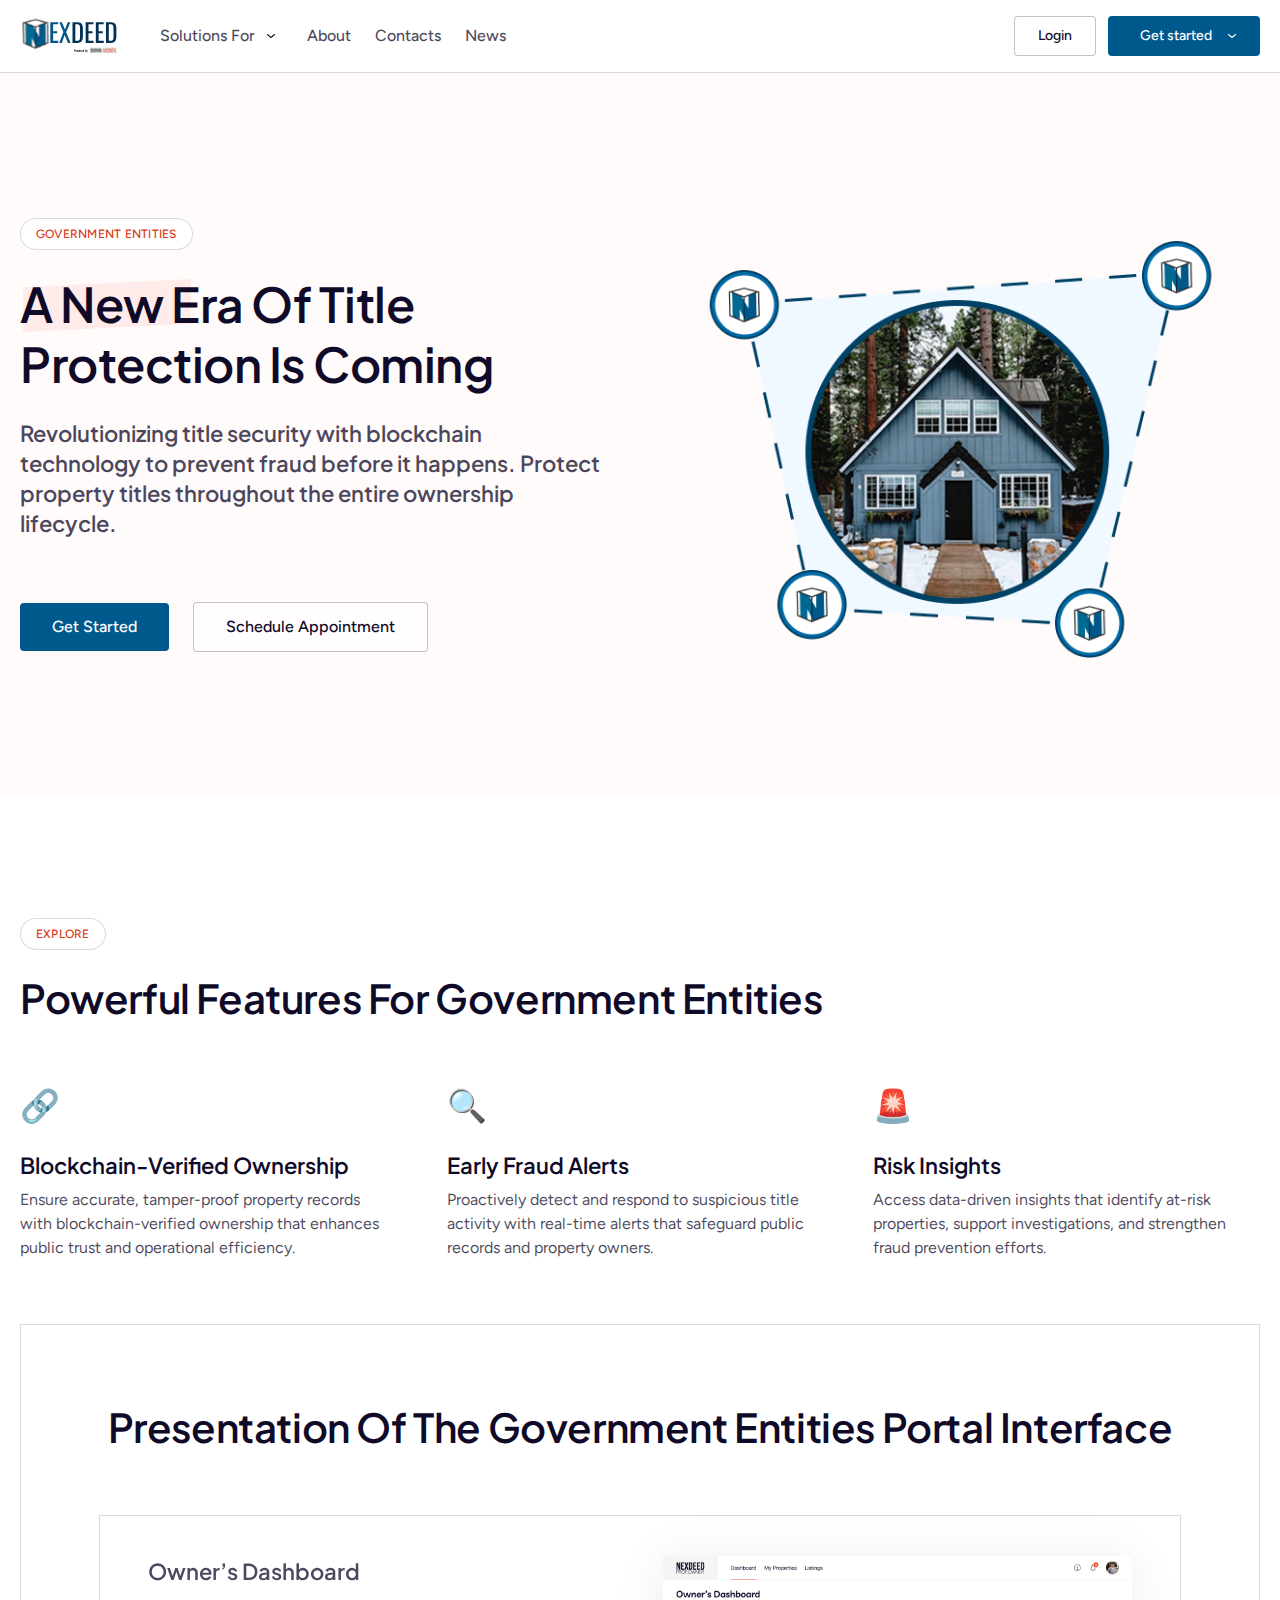
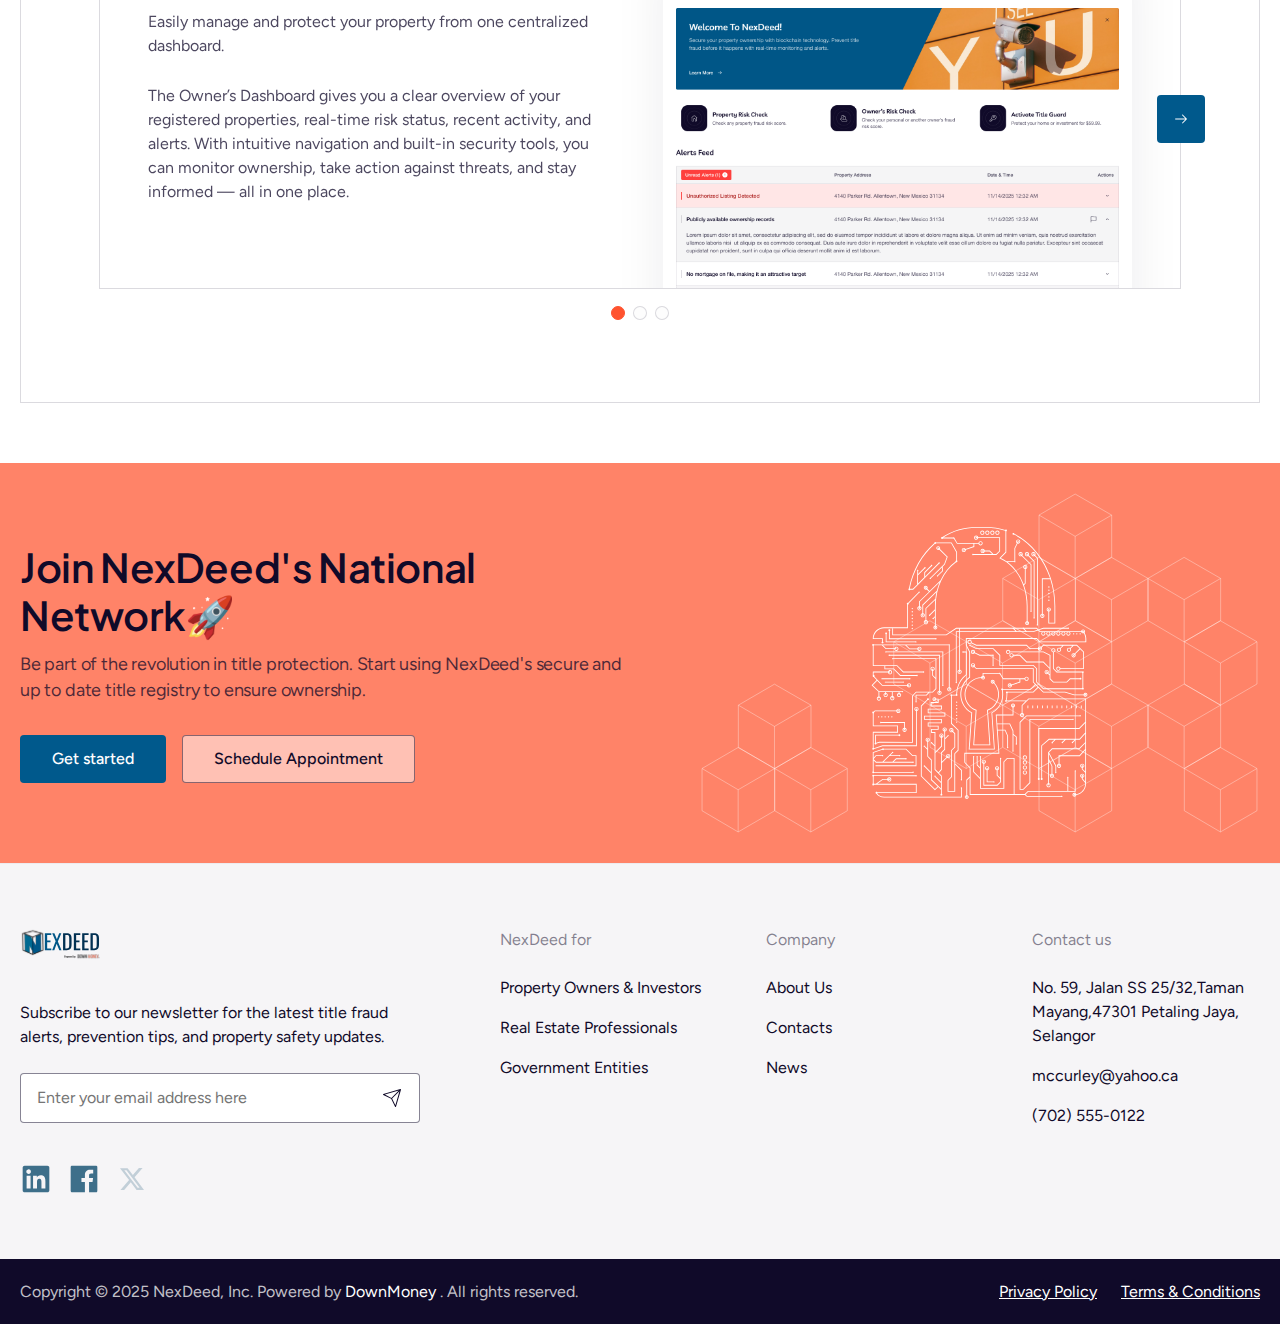
<file: page-goverment.html>
<!DOCTYPE html>
<html lang="en">
<head>
	<meta charset="UTF-8">
	<meta name="viewport" content="width=device-width, initial-scale=1.0">
	<link rel="stylesheet" href="./assets/style/swiper.css">
	<link rel="stylesheet" href="./assets/style/style.css">
	<title>Document</title>
</head>
<body>
	<header class="header">
			<div class="container"> 
				<div class="header__wrap">
					<a href="#" class="logo">
						<img src="./assets/images/logo.svg" alt="VELAYA Cosmetics">
					</a>				
					<div class="header__menu">
						<nav>
							<ul>
								<li><a href="#">Solutions For</a>
								<ul class="sub-menu">
									<li><a href="#">Solutions For</a></li>
									<li><a href="#">Solutions For</a></li>
									<li><a href="#">Solutions For</a></li>
								</ul>
							</li>
								<li><a href="#">About</a></li>
								<li><a href="#">Contacts</a></li>
								<li><a href="#">News</a></li>
							</ul>
						</nav>
						
					</div>
					<div class="header__btns">
						<a href="#" class="btn secondary-btn">Login</a>
						<a href="#" class="btn">Get started 
							<svg xmlns="http://www.w3.org/2000/svg" width="24" height="24" viewBox="0 0 24 24" fill="none">
							<path d="M15.1746 10.1204C15.3843 9.94067 15.6999 9.96495 15.8796 10.1746C16.0593 10.3843 16.0351 10.6999 15.8254 10.8796L12.3254 13.8796C12.1382 14.0401 11.8619 14.0401 11.6746 13.8796L8.17461 10.8796C7.96495 10.6999 7.94067 10.3843 8.12038 10.1746C8.30009 9.96495 8.61574 9.94067 8.8254 10.1204L12 12.8415L15.1746 10.1204Z" fill="white"/>
							</svg>
						</a>
					</div>					
				</div>
			</div>
	</header>
	<main>
<section class="hero pb-l">
	<div class="container">
		<div class="hero__container">
			<div class="hero__content">
				<div class="simple">Government entities</div>
				<h1>A New Era of Title Protection is Coming</h1>
				<p>Revolutionizing title security with blockchain technology to prevent fraud before it happens. Protect property titles throughout the entire ownership lifecycle.</p>
				<div class="hero__btns">
				<a href="#" class="btn accent-btn">Get Started</a>
				<a href="#" class="btn secondary-btn">Schedule Appointment</a>
				</div>
			</div>
			<div class="hero__img">
				<img src="./assets/images/hero-img3.png" alt="A New Era of Title Protection is Coming">
			</div>
		</div>
	</div>
</section>
<section class="explore">
	<div class="container">
		<div class="explore__container">
			<div class="simple">Explore</div>
			<div class="explore__title">
				<h2>Powerful Features for Government Entities</h2>
			</div>
			<div class="explore__items grid">
				<div class="security__item simple-block ">
					<div class="security__item__icon">🔗</div>
					<h3>Blockchain-Verified Ownership</h3>
					<p>Ensure accurate, tamper-proof property records with blockchain-verified ownership that enhances public trust and operational efficiency.</p>
				</div>
				<div class="security__item simple-block ">
					<div class="security__item__icon">🔍</div>
					<h3>Early Fraud Alerts</h3>
					<p>Proactively detect and respond to suspicious title activity with real-time alerts that safeguard public records and property owners.</p>
				</div>
				<div class="security__item simple-block ">
					<div class="security__item__icon">🚨</div>
					<h3>Risk Insights</h3>
					<p>Access data-driven insights that identify at-risk properties, support investigations, and strengthen fraud prevention efforts.</p>
				</div>
			</div>
				<div class="presentation">
				<h2>Presentation of the Government Entities Portal interface</h2>
				<div class="presentation__slider">
					<div class="swiper presentationSlider">
						<div class="swiper-wrapper presentation__wrapper">
							<div class="swiper-slide presentation__item">
								<div class="presentation__item__content">
									<div>Owner’s Dashboard</div>
									<p>Easily manage and protect your property from one centralized dashboard.</p>
									<p>The Owner’s Dashboard gives you a clear overview of your registered properties, real-time risk status, recent activity, and alerts. With intuitive navigation and built-in security tools, you can monitor ownership, take action against threats, and stay informed — all in one place.</p>
								</div>
								<div class="presentation__item__img">
									<img src="./assets/images/presentanion__img1.png" alt="Owner’s Dashboard">
								</div>
							</div>
							<div class="swiper-slide presentation__item">
								<div class="presentation__item__content">
									<div>My Properties</div>
									<p>The “My Properties” screen provides a clear, organized view of all your registered assets. Easily track property details, ownership status, risk level, and recent activity at a glance. Whether you own one property or several, this dashboard allows you to monitor each one with confidence, stay updated on alerts, and take proactive steps to protect what matters most.</p>
								</div>
								<div class="presentation__item__img">
									<img src="./assets/images/presentanion__img2.png" alt="Owner’s Dashboard">
								</div>
							</div>
							<div class="swiper-slide presentation__item">
								<div class="presentation__item__content">
									<div>Dashboard</div>
									<p>The Dashboard offers government officials a comprehensive overview of all monitored properties and activities. Designed for clarity and efficiency, it displays real-time alerts, risk assessments, and transaction summaries, enabling timely decision-making and proactive fraud prevention. With seamless access to detailed reports and audit trails, the portal empowers authorities to safeguard property ownership with confidence and transparency.</p>
								</div>
								<div class="presentation__item__img">
									<img src="./assets/images/presentanion__img3.png" alt="Owner’s Dashboard">
								</div>
							</div>
						</div>					
						<div class="presentation-pagination"></div>
					</div>
						<div class="presentation-button-next ">
							<svg xmlns="http://www.w3.org/2000/svg" width="24" height="24" viewBox="0 0 24 24" fill="none">
							<path d="M16.2929 12.5H6.5C6.22386 12.5 6 12.2761 6 12C6 11.7239 6.22386 11.5 6.5 11.5H16.2929L13.1464 8.35355C12.9512 8.15829 12.9512 7.84171 13.1464 7.64645C13.3417 7.45118 13.6583 7.45118 13.8536 7.64645L17.8536 11.6464C18.0488 11.8417 18.0488 12.1583 17.8536 12.3536L13.8536 16.3536C13.6583 16.5488 13.3417 16.5488 13.1464 16.3536C12.9512 16.1583 12.9512 15.8417 13.1464 15.6464L16.2929 12.5Z" fill="white"/>
							</svg>
						</div>
						<div class="presentation-button-prev ">
							<svg xmlns="http://www.w3.org/2000/svg" width="24" height="24" viewBox="0 0 24 24" fill="none">
							<path d="M7.70711 11.5H17.5C17.7761 11.5 18 11.7239 18 12C18 12.2761 17.7761 12.5 17.5 12.5H7.70711L10.8536 15.6464C11.0488 15.8417 11.0488 16.1583 10.8536 16.3536C10.6583 16.5488 10.3417 16.5488 10.1464 16.3536L6.14645 12.3536C5.95118 12.1583 5.95118 11.8417 6.14645 11.6464L10.1464 7.64645C10.3417 7.45118 10.6583 7.45118 10.8536 7.64645C11.0488 7.84171 11.0488 8.15829 10.8536 8.35355L7.70711 11.5Z" fill="white"/>
							</svg>
						</div>
				</div>
			</div>
		</div>
	</div>
</section>

<section class="promo">
	<div class="container">
		<div class="promo__container">
			<div class="promo__content">
				<div>Join NexDeed's National Network🚀</div>
				<p>Be part of the revolution in title protection. Start using NexDeed's secure and up to date title registry to ensure ownership.</p>
				<div class="promo__btns">
					<a href="#" class="btn">Get started</a>
			<a href="#" class="btn promo-btn">Schedule Appointment</a>
			</div>
			</div>
			<div class="promo__img">
				<img src="./assets/images/promo-img.svg" alt="Join NexDeed Today 🚀">
			</div>
		</div>
	</div>
</section>
	</main>
	<footer class="footer">
		<div class="container"> 
		<div class="footer__wrapper"> 
			<div class="footer__info"> 
				<a href="./index.html" class="logo">
						<img src="./assets/images/logo.svg" alt="Exdeed">
					</a>
					<div class="footer__form">
						<p>Subscribe to our newsletter for the latest title fraud alerts, prevention tips, and property safety updates.</p>
						<form action="">
							<div class="form__wrap"> 
							<input type="email" name="email" id="" placeholder="Enter your email address here">							
							<input type="submit" value="">
							</div>
						</form>
					</div>
					<div class="footer__socials">
						<a href="#" target="_blank" rel="nofollow">
							<svg xmlns="http://www.w3.org/2000/svg" width="32" height="32" viewBox="0 0 32 32" fill="none">
							<path d="M27.3674 2.6666H4.63518C4.1194 2.66136 3.62261 2.86093 3.2538 3.22154C2.885 3.58214 2.67431 4.07432 2.66797 4.59009V27.414C2.67546 27.929 2.88665 28.42 3.25533 28.7797C3.62401 29.1394 4.12015 29.3383 4.63518 29.3331H27.3674C27.8832 29.3372 28.3797 29.1369 28.7483 28.7761C29.1169 28.4152 29.3277 27.9232 29.3346 27.4074V4.58353C29.3254 4.06928 29.1136 3.57944 28.7453 3.22049C28.3769 2.86154 27.8817 2.66249 27.3674 2.6666ZM10.574 25.3987H6.61551V12.6622H10.574V25.3987ZM8.60677 10.9267C8.15275 10.9271 7.7088 10.7928 7.33109 10.5409C6.95338 10.289 6.65887 9.93072 6.48483 9.51139C6.31078 9.09206 6.26502 8.63053 6.35333 8.18518C6.44164 7.73984 6.66005 7.33069 6.98094 7.00951C7.30183 6.68832 7.71077 6.46952 8.15603 6.38078C8.60129 6.29205 9.06287 6.33737 9.48236 6.51102C9.90186 6.68466 10.2604 6.97882 10.5127 7.35629C10.765 7.73376 10.8997 8.17757 10.8997 8.63159C10.8991 8.93335 10.839 9.23203 10.7229 9.51055C10.6067 9.78907 10.4368 10.0419 10.2228 10.2547C10.0088 10.4675 9.75498 10.636 9.4758 10.7505C9.19663 10.8651 8.8976 10.9234 8.59584 10.9223L8.60677 10.9267ZM25.4002 25.3987H21.4417V19.202C21.4417 17.7266 21.4155 15.8272 19.3849 15.8272C17.3543 15.8272 17.009 17.4359 17.009 19.1058V25.3987H13.057V12.6622H16.8516V14.4108H16.904C17.433 13.4097 18.7226 12.354 20.6483 12.354C24.657 12.3452 25.4002 14.9835 25.4002 18.4042V25.3987Z" fill="white" fill-opacity="0.75"/>
							</svg>
						</a>
						<a href="#" target="_blank" rel="nofollow">
						<svg xmlns="http://www.w3.org/2000/svg" width="32" height="32" viewBox="0 0 32 32" fill="none">
						<path d="M27.868 2.6665H4.13464C3.74565 2.6665 3.3726 2.82103 3.09755 3.09608C2.82249 3.37113 2.66797 3.74419 2.66797 4.13317V27.8665C2.66797 28.2555 2.82249 28.6285 3.09755 28.9036C3.3726 29.1786 3.74565 29.3332 4.13464 29.3332H16.908V18.9998H13.4413V14.9998H16.908V11.9998C16.8362 11.2955 16.9193 10.584 17.1516 9.91522C17.3839 9.24643 17.7597 8.63656 18.2526 8.12839C18.7455 7.62021 19.3437 7.22603 20.0051 6.97349C20.6665 6.72095 21.3751 6.61617 22.0813 6.6665C23.1191 6.65934 24.1564 6.71276 25.188 6.8265V10.4265H23.068C21.388 10.4265 21.068 11.2265 21.068 12.3865V14.9598H25.068L24.548 18.9598H21.068V29.3332H27.868C28.0606 29.3332 28.2513 29.2952 28.4292 29.2215C28.6072 29.1478 28.7689 29.0398 28.9051 28.9036C29.0413 28.7674 29.1493 28.6057 29.223 28.4278C29.2967 28.2498 29.3346 28.0591 29.3346 27.8665V4.13317C29.3346 3.94056 29.2967 3.74985 29.223 3.5719C29.1493 3.39396 29.0413 3.23227 28.9051 3.09608C28.7689 2.95989 28.6072 2.85185 28.4292 2.77815C28.2513 2.70444 28.0606 2.6665 27.868 2.6665Z" fill="white" fill-opacity="0.75"/>
						</svg>
						</a>
						<a href="#" target="_blank" rel="nofollow">
							<svg xmlns="http://www.w3.org/2000/svg" width="32" height="32" viewBox="0 0 32 32" fill="none">
								<mask id="mask0_36_9150" style="mask-type:luminance" maskUnits="userSpaceOnUse" x="4" y="4" width="24" height="24">
								<path d="M4 4H28V28H4V4Z" fill="white"/>
								</mask>
								<g mask="url(#mask0_36_9150)">
								<path d="M22.9 5.12451H26.5806L18.5406 14.3371L28 26.8754H20.5943L14.7897 19.2725L8.15543 26.8754H4.47143L13.0703 17.0182L4 5.12623H11.5943L16.8331 12.0742L22.9 5.12451ZM21.6057 24.6674H23.6457L10.48 7.21765H8.29257L21.6057 24.6674Z" fill="#004166"/>
								</g>
								</svg>
						</a>
					</div>
				</div>
			<div class="footer__container">									
					<nav>
					<ul>
								<li><a href="#">NexDeed for</a>
								<ul class="sub-menu">
									<li><a href="#">Property Owners & Investors</a></li>
									<li><a href="#">Real Estate Professionals</a></li>
									<li><a href="#">Government Entities</a></li>
								</ul>
							</li>
								<li><a href="#">Company</a>
								<ul class="sub-menu">
									<li><a href="#">About Us</a></li>
									<li><a href="#">Contacts</a></li>
									<li><a href="#">News</a></li>
								</ul>
								</li>								
							</ul>
					</nav>
					<div class="footer__block">
						<div class="footer__block__title"> Contact us</div>
						<div class="footer__contacts">
							<div>
								No. 59, Jalan SS 25/32,Taman Mayang,47301 Petaling Jaya, Selangor
							</div>
							<a href="mailto:mccurley@yahoo.ca">mccurley@yahoo.ca</a>
							<a href="tel:(702) 555-0122">(702) 555-0122</a>							
						</div>
					</div>	
				
			</div>
		</div>
		</div>
		<div class="footer__copy">
				<div class="footer__copy__container"> 
					<p>Copyright © 2025 NexDeed, Inc. Powered by <strong>DownMoney </strong>. All rights reserved. </p>
					<nav>
						<ul>
							<li><a href="#">Privacy Policy</a></li>
							<li><a href="#">Terms & Conditions</a></li>
						</ul>
					</nav>
					
				</div>
			</div>			
	</footer>
	<script src="./assets/js/swiper.js"></script>
	<script src="./assets/js/script.js"></script>
</body>
</html>
</file>
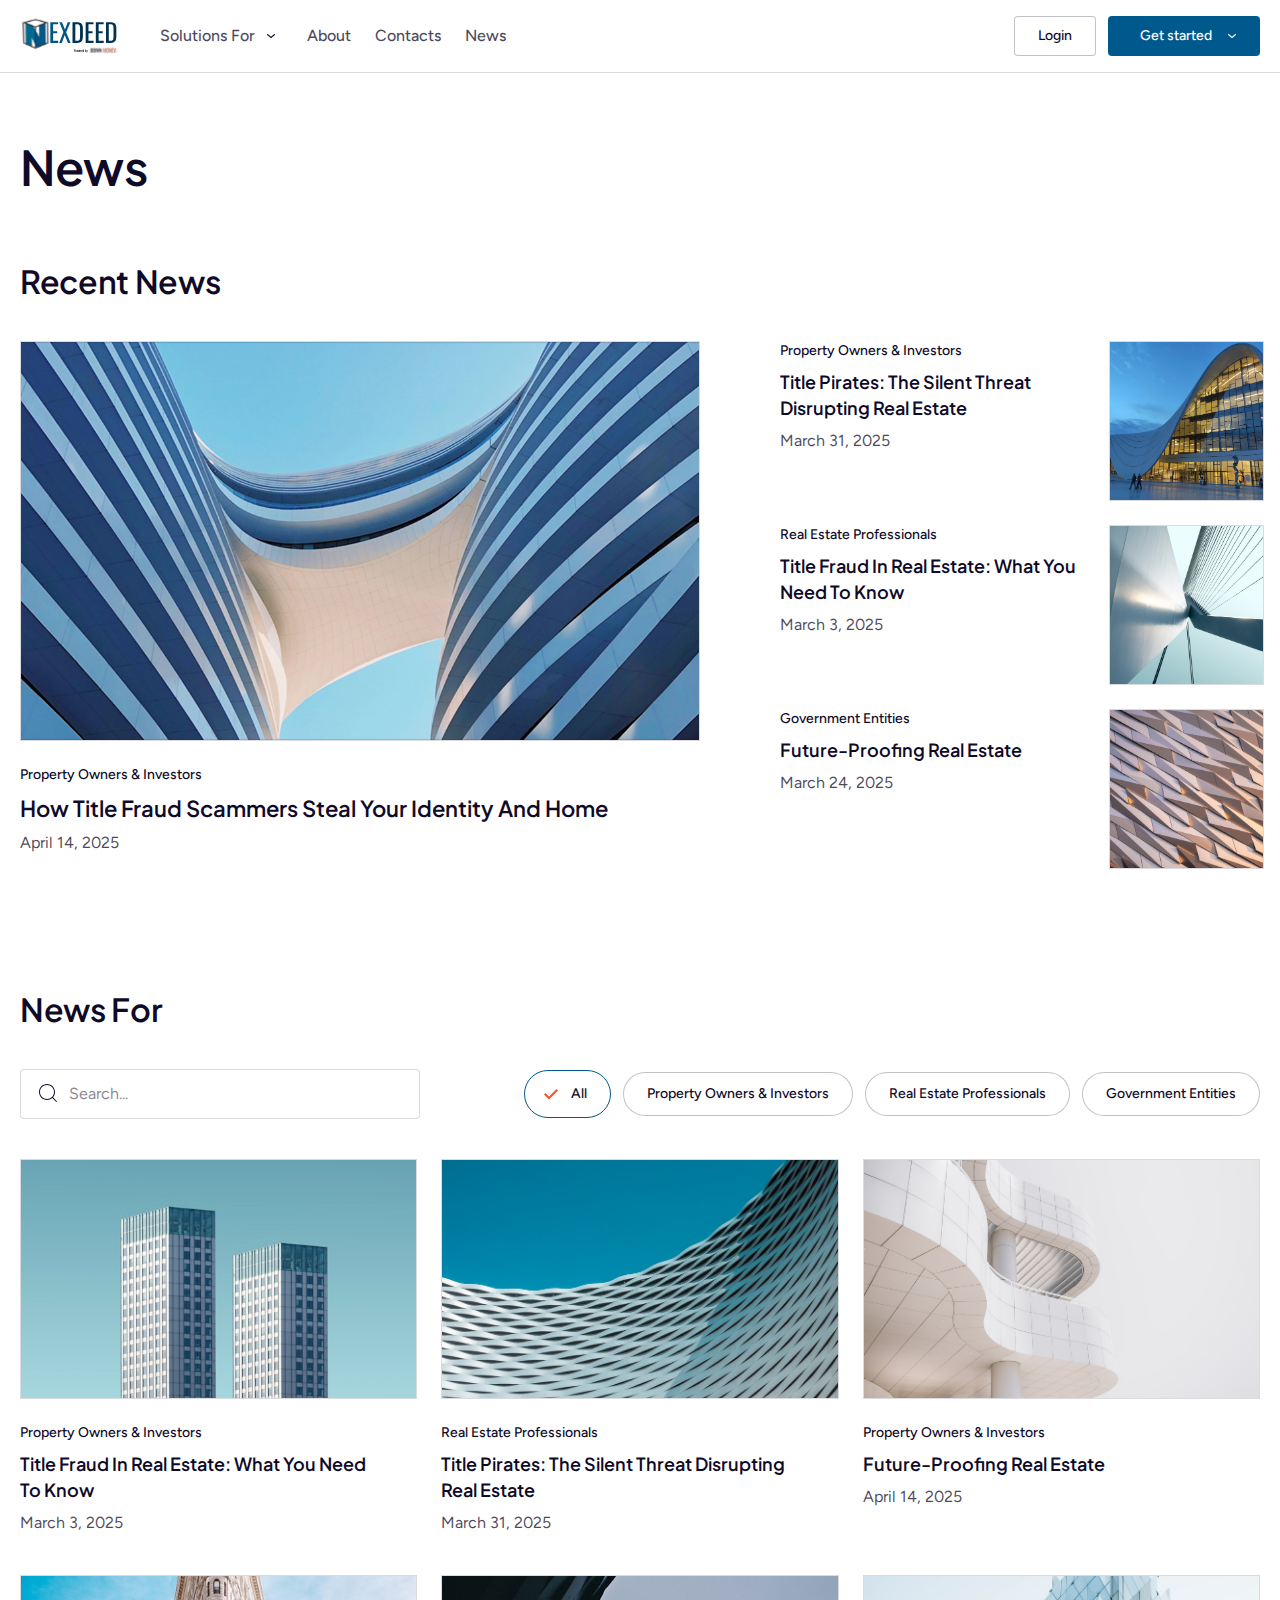
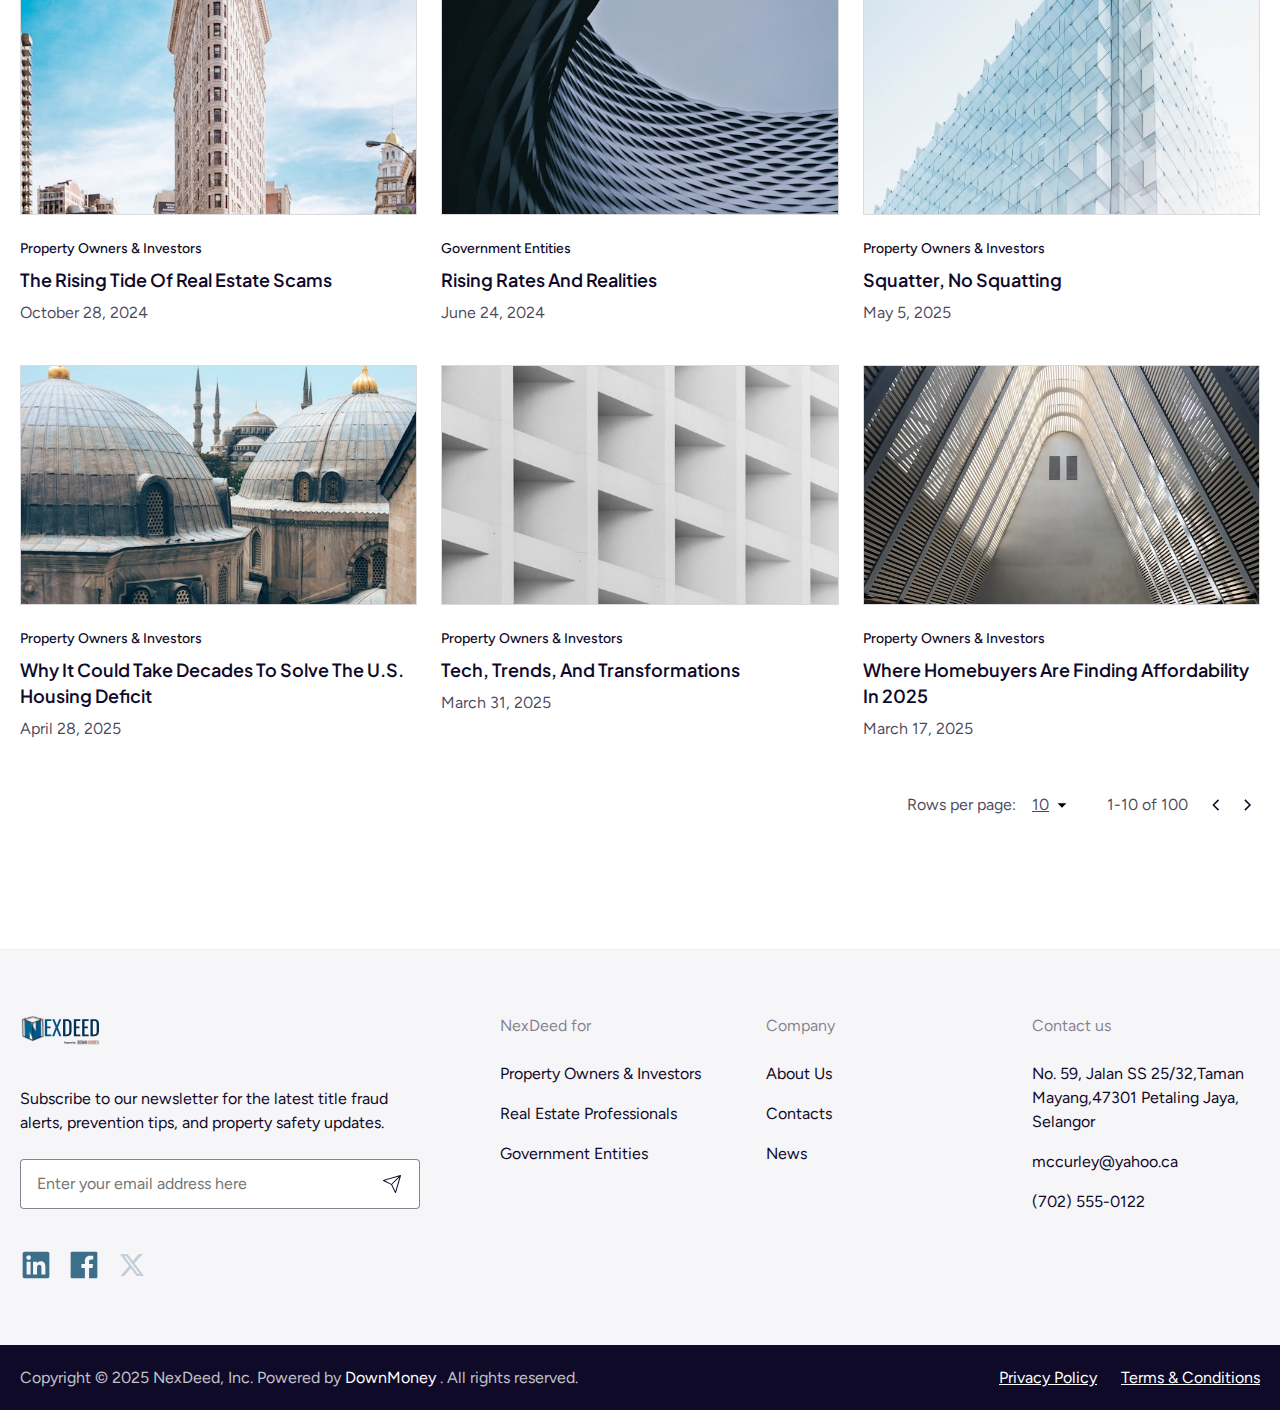
<file: page-news.html>
<!DOCTYPE html>
<html lang="en">
<head>
	<meta charset="UTF-8">
	<meta name="viewport" content="width=device-width, initial-scale=1.0">
	<link rel="stylesheet" href="./assets/style/swiper.css">
	<link rel="stylesheet" href="./assets/style/style.css">
	<title>Document</title>
</head>
<body>
	<header class="header">
			<div class="container"> 
				<div class="header__wrap">
					<a href="#" class="logo">
						<img src="./assets/images/logo.svg" alt="VELAYA Cosmetics">
					</a>				
					<div class="header__menu">
						<nav>
							<ul>
								<li><a href="#">Solutions For</a>
								<ul class="sub-menu">
									<li><a href="#">Solutions For</a></li>
									<li><a href="#">Solutions For</a></li>
									<li><a href="#">Solutions For</a></li>
								</ul>
							</li>
								<li><a href="#">About</a></li>
								<li><a href="#">Contacts</a></li>
								<li><a href="#">News</a></li>
							</ul>
						</nav>
						
					</div>
					<div class="header__btns">
						<a href="#" class="btn secondary-btn">Login</a>
						<a href="#" class="btn">Get started 
							<svg xmlns="http://www.w3.org/2000/svg" width="24" height="24" viewBox="0 0 24 24" fill="none">
							<path d="M15.1746 10.1204C15.3843 9.94067 15.6999 9.96495 15.8796 10.1746C16.0593 10.3843 16.0351 10.6999 15.8254 10.8796L12.3254 13.8796C12.1382 14.0401 11.8619 14.0401 11.6746 13.8796L8.17461 10.8796C7.96495 10.6999 7.94067 10.3843 8.12038 10.1746C8.30009 9.96495 8.61574 9.94067 8.8254 10.1204L12 12.8415L15.1746 10.1204Z" fill="white"/>
							</svg>
						</a>
					</div>					
				</div>
			</div>
	</header>
	<main>
		<div class="container">
			<div class="page__title"> 
			<h1>news</h1>
			</div>
		</div>
		<section class="recent">
			<div class="container">
				<div class="recent__container">
					<div class="recent__title">
						<h2>Recent news</h2>
					</div>
					<div class="recent__wrap">
						<div class=" news__item">
							<a href="./single-news.html" class="news__item__img">
								<img src="./assets/images/news-img1.jpg" alt="How Title Fraud Scammers Steal Your Identity and Home">
							</a>
							<div class="news__item__info">
							<span class="news__cat">Property Owners & Investors</span>
							<h3 class="news__title">
								<a href="./single-news.html">How Title Fraud Scammers Steal Your Identity and Home</a>
							</h3>
							<span class="news__date">April 14, 2025</span>
							</div>
						</div>
						<div class=" news__item">
							<a href="./single-news.html" class="news__item__img">
								<img src="./assets/images/news-img2.jpg" alt="Title Pirates: The Silent Threat Disrupting Real Estate">
							</a>
							<div class="news__item__info">
							<span class="news__cat">Property Owners & Investors</span>
							<h3 class="news__title">
								<a href="./single-news.html">Title Pirates: The Silent Threat Disrupting Real Estate</a>
							</h3>
							<span class="news__date">March 31, 2025</span>
							</div>
						</div>
						<div class=" news__item">
							<a href="./single-news.html" class="news__item__img">
								<img src="./assets/images/news-img3.jpg" alt="Title Fraud in Real Estate: What You Need to Know">
							</a>
							<div class="news__item__info">
							<span class="news__cat">Real Estate Professionals</span>
							<h3 class="news__title">
								<a href="./single-news.html">Title Fraud in Real Estate: What You Need to Know</a>
							</h3>
							<span class="news__date">March 3, 2025</span>
							</div>
						</div>
						<div class=" news__item">
							<a href="./single-news.html" class="news__item__img">
								<img src="./assets/images/news-img4.jpg" alt="Future-Proofing Real Estate">
							</a>
							<div class="news__item__info">
							<span class="news__cat">Government Entities</span>
							<h3 class="news__title">
								<a href="./single-news.html">Future-Proofing Real Estate</a>
							</h3>
							<span class="news__date">March 24, 2025</span>
							</div>
						</div>
					</div>
				</div>
			</div>
		</section>
		<section class="news">
			<div class="container">
				<div class="news__container">
					<div class="news__container__title">
						<h2>News for</h2>
					</div>
					<div class="news__tabs justify-title">
						<div class="news__search">
							<form action="">
							<div>
								<input type="text" name="search-input"  placeholder="Search...">
							</div>
							</form>
						</div>
						<div class="news__tabs__list">
							<div class="news__tabs__item active">All</div>
							<div class="news__tabs__item">Property Owners & Investors</div>
							<div class="news__tabs__item">Real Estate Professionals</div>
							<div class="news__tabs__item">Government Entities</div>
						</div>
					</div>
					<div class="news__wrap">
						<div class=" news__item">
							<a href="./single-news.html" class="news__item__img">
								<img src="./assets/images/news-img5.jpg" alt="Title Fraud in Real Estate: What You Need to Know">
							</a>
							<div class="news__item__info">
							<span class="news__cat">Property Owners & Investors</span>
							<h3 class="news__title">
								<a href="./single-news.html">Title Fraud in Real Estate: What You Need to Know</a>
							</h3>
							<span class="news__date">March 3, 2025</span>
							</div>
						</div>
						<div class=" news__item">
							<a href="./single-news.html" class="news__item__img">
								<img src="./assets/images/news-img6.jpg" alt="Title Pirates: The Silent Threat Disrupting Real Estate">
							</a>
							<div class="news__item__info">
							<span class="news__cat">Real Estate Professionals</span>
							<h3 class="news__title">
								<a href="./single-news.html">Title Pirates: The Silent Threat Disrupting Real Estate</a>
							</h3>
							<span class="news__date">March 31, 2025</span>
							</div>
						</div>
						<div class=" news__item">
							<a href="./single-news.html" class="news__item__img">
								<img src="./assets/images/news-img7.jpg" alt="Future-Proofing Real Estate">
							</a>
							<div class="news__item__info">
							<span class="news__cat">Property Owners & Investors</span>
							<h3 class="news__title">
								<a href="./single-news.html">Future-Proofing Real Estate</a>
							</h3>
							<span class="news__date">April 14, 2025</span>
							</div>
						</div>
						<div class=" news__item">
							<a href="./single-news.html" class="news__item__img">
								<img src="./assets/images/news-img8.jpg" alt="The Rising Tide of Real Estate Scams">
							</a>
							<div class="news__item__info">
							<span class="news__cat">Property Owners & Investors</span>
							<h3 class="news__title">
								<a href="./single-news.html">The Rising Tide of Real Estate Scams</a>
							</h3>
							<span class="news__date">October 28, 2024</span>
							</div>
						</div>
						<div class=" news__item">
							<a href="./single-news.html" class="news__item__img">
								<img src="./assets/images/news-img9.jpg" alt="Rising Rates and Realities">
							</a>
							<div class="news__item__info">
							<span class="news__cat">Government Entities</span>
							<h3 class="news__title">
								<a href="./single-news.html">Rising Rates and Realities</a>
							</h3>
							<span class="news__date">June 24, 2024</span>
							</div>
						</div>
						<div class=" news__item">
							<a href="./single-news.html" class="news__item__img">
								<img src="./assets/images/news-img10.jpg" alt="Squatter, No Squatting">
							</a>
							<div class="news__item__info">
							<span class="news__cat">Property Owners & Investors</span>
							<h3 class="news__title">
								<a href="./single-news.html">Squatter, No Squatting</a>
							</h3>
							<span class="news__date">May 5, 2025</span>
							</div>
						</div>
						<div class=" news__item">
							<a href="./single-news.html" class="news__item__img">
								<img src="./assets/images/news-img11.jpg" alt="Why It Could Take Decades to Solve the U.S. Housing Deficit">
							</a>
							<div class="news__item__info">
							<span class="news__cat">Property Owners & Investors</span>
							<h3 class="news__title">
								<a href="./single-news.html">Why It Could Take Decades to Solve the U.S. Housing Deficit</a>
							</h3>
							<span class="news__date">April 28, 2025</span>
							</div>
						</div>
						<div class=" news__item">
							<a href="./single-news.html" class="news__item__img">
								<img src="./assets/images/news-img12.jpg" alt="Tech, Trends, and Transformations">
							</a>
							<div class="news__item__info">
							<span class="news__cat">Property Owners & Investors</span>
							<h3 class="news__title">
								<a href="./single-news.html">Tech, Trends, and Transformations</a>
							</h3>
							<span class="news__date">March 31, 2025</span>
							</div>
						</div>
						<div class=" news__item">
							<a href="./single-news.html" class="news__item__img">
								<img src="./assets/images/news-img13.jpg" alt="Where Homebuyers Are Finding Affordability in 2025">
							</a>
							<div class="news__item__info">
							<span class="news__cat">Property Owners & Investors</span>
							<h3 class="news__title">
								<a href="./single-news.html">Where Homebuyers Are Finding Affordability in 2025</a>
							</h3>
							<span class="news__date">March 17, 2025</span>
							</div>
						</div>
					</div>
					<div class="news__pagination">
						<div class="news__pagination__count">
						<span>Rows per page:</span>
						<div class="dropdown">
							<div class="dropdown-toggle">
								<span>10</span>
								<svg width="10" height="5" viewBox="0 0 10 5" fill="none" xmlns="http://www.w3.org/2000/svg">
								<path d="M5.00043 4.65375L0.59668 0.25H9.40418L5.00043 4.65375Z" fill="black"/>
								</svg>

							</div>
							<div class="dropdown-list">
								<ul>
									<li><a href="#">20</a></li>
									<li><a href="#">30</a></li>
									<li><a href="#">40</a></li>
								</ul>
							</div>
						</div>
						</div>
						<div class="news__pagination__info">
						<span>1-10 of 100</span>
						<div class="news__pagination__arrows">
							<span><svg xmlns="http://www.w3.org/2000/svg" width="24" height="24" viewBox="0 0 24 24" fill="none">
								<path d="M14.0004 17.6537L8.34668 11.9999L14.0004 6.34619L15.0542 7.39994L10.4542 11.9999L15.0542 16.5999L14.0004 17.6537Z" fill="#100A29" fill-opacity="0.5"/>
							</svg>
							</span>
							<span>
								<svg xmlns="http://www.w3.org/2000/svg" width="24" height="24" viewBox="0 0 24 24" fill="none">
									<path d="M12.9467 11.9999L8.34668 7.39994L9.40043 6.34619L15.0542 11.9999L9.40043 17.6537L8.34668 16.5999L12.9467 11.9999Z" fill="#100A29"/>
								</svg>
							</span>
						</div>
						</div>
					</div>
				</div>
			</div>
		</section>
	</main>
	<footer class="footer">
		<div class="container"> 
		<div class="footer__wrapper"> 
			<div class="footer__info"> 
				<a href="./index.html" class="logo">
						<img src="./assets/images/logo.svg" alt="Exdeed">
					</a>
					<div class="footer__form">
						<p>Subscribe to our newsletter for the latest title fraud alerts, prevention tips, and property safety updates.</p>
						<form action="">
							<div class="form__wrap"> 
							<input type="email" name="email" id="" placeholder="Enter your email address here">							
							<input type="submit" value="">
							</div>
						</form>
					</div>
					<div class="footer__socials">
						<a href="#" target="_blank" rel="nofollow">
							<svg xmlns="http://www.w3.org/2000/svg" width="32" height="32" viewBox="0 0 32 32" fill="none">
							<path d="M27.3674 2.6666H4.63518C4.1194 2.66136 3.62261 2.86093 3.2538 3.22154C2.885 3.58214 2.67431 4.07432 2.66797 4.59009V27.414C2.67546 27.929 2.88665 28.42 3.25533 28.7797C3.62401 29.1394 4.12015 29.3383 4.63518 29.3331H27.3674C27.8832 29.3372 28.3797 29.1369 28.7483 28.7761C29.1169 28.4152 29.3277 27.9232 29.3346 27.4074V4.58353C29.3254 4.06928 29.1136 3.57944 28.7453 3.22049C28.3769 2.86154 27.8817 2.66249 27.3674 2.6666ZM10.574 25.3987H6.61551V12.6622H10.574V25.3987ZM8.60677 10.9267C8.15275 10.9271 7.7088 10.7928 7.33109 10.5409C6.95338 10.289 6.65887 9.93072 6.48483 9.51139C6.31078 9.09206 6.26502 8.63053 6.35333 8.18518C6.44164 7.73984 6.66005 7.33069 6.98094 7.00951C7.30183 6.68832 7.71077 6.46952 8.15603 6.38078C8.60129 6.29205 9.06287 6.33737 9.48236 6.51102C9.90186 6.68466 10.2604 6.97882 10.5127 7.35629C10.765 7.73376 10.8997 8.17757 10.8997 8.63159C10.8991 8.93335 10.839 9.23203 10.7229 9.51055C10.6067 9.78907 10.4368 10.0419 10.2228 10.2547C10.0088 10.4675 9.75498 10.636 9.4758 10.7505C9.19663 10.8651 8.8976 10.9234 8.59584 10.9223L8.60677 10.9267ZM25.4002 25.3987H21.4417V19.202C21.4417 17.7266 21.4155 15.8272 19.3849 15.8272C17.3543 15.8272 17.009 17.4359 17.009 19.1058V25.3987H13.057V12.6622H16.8516V14.4108H16.904C17.433 13.4097 18.7226 12.354 20.6483 12.354C24.657 12.3452 25.4002 14.9835 25.4002 18.4042V25.3987Z" fill="white" fill-opacity="0.75"/>
							</svg>
						</a>
						<a href="#" target="_blank" rel="nofollow">
						<svg xmlns="http://www.w3.org/2000/svg" width="32" height="32" viewBox="0 0 32 32" fill="none">
						<path d="M27.868 2.6665H4.13464C3.74565 2.6665 3.3726 2.82103 3.09755 3.09608C2.82249 3.37113 2.66797 3.74419 2.66797 4.13317V27.8665C2.66797 28.2555 2.82249 28.6285 3.09755 28.9036C3.3726 29.1786 3.74565 29.3332 4.13464 29.3332H16.908V18.9998H13.4413V14.9998H16.908V11.9998C16.8362 11.2955 16.9193 10.584 17.1516 9.91522C17.3839 9.24643 17.7597 8.63656 18.2526 8.12839C18.7455 7.62021 19.3437 7.22603 20.0051 6.97349C20.6665 6.72095 21.3751 6.61617 22.0813 6.6665C23.1191 6.65934 24.1564 6.71276 25.188 6.8265V10.4265H23.068C21.388 10.4265 21.068 11.2265 21.068 12.3865V14.9598H25.068L24.548 18.9598H21.068V29.3332H27.868C28.0606 29.3332 28.2513 29.2952 28.4292 29.2215C28.6072 29.1478 28.7689 29.0398 28.9051 28.9036C29.0413 28.7674 29.1493 28.6057 29.223 28.4278C29.2967 28.2498 29.3346 28.0591 29.3346 27.8665V4.13317C29.3346 3.94056 29.2967 3.74985 29.223 3.5719C29.1493 3.39396 29.0413 3.23227 28.9051 3.09608C28.7689 2.95989 28.6072 2.85185 28.4292 2.77815C28.2513 2.70444 28.0606 2.6665 27.868 2.6665Z" fill="white" fill-opacity="0.75"/>
						</svg>
						</a>
						<a href="#" target="_blank" rel="nofollow">
							<svg xmlns="http://www.w3.org/2000/svg" width="32" height="32" viewBox="0 0 32 32" fill="none">
								<mask id="mask0_36_9150" style="mask-type:luminance" maskUnits="userSpaceOnUse" x="4" y="4" width="24" height="24">
								<path d="M4 4H28V28H4V4Z" fill="white"/>
								</mask>
								<g mask="url(#mask0_36_9150)">
								<path d="M22.9 5.12451H26.5806L18.5406 14.3371L28 26.8754H20.5943L14.7897 19.2725L8.15543 26.8754H4.47143L13.0703 17.0182L4 5.12623H11.5943L16.8331 12.0742L22.9 5.12451ZM21.6057 24.6674H23.6457L10.48 7.21765H8.29257L21.6057 24.6674Z" fill="#004166"/>
								</g>
								</svg>
						</a>
					</div>
				</div>
			<div class="footer__container">									
					<nav>
					<ul>
								<li><a href="#">NexDeed for</a>
								<ul class="sub-menu">
									<li><a href="#">Property Owners & Investors</a></li>
									<li><a href="#">Real Estate Professionals</a></li>
									<li><a href="#">Government Entities</a></li>
								</ul>
							</li>
								<li><a href="#">Company</a>
								<ul class="sub-menu">
									<li><a href="#">About Us</a></li>
									<li><a href="#">Contacts</a></li>
									<li><a href="#">News</a></li>
								</ul>
								</li>								
							</ul>
					</nav>
					<div class="footer__block">
						<div class="footer__block__title"> Contact us</div>
						<div class="footer__contacts">
							<div>
								No. 59, Jalan SS 25/32,Taman Mayang,47301 Petaling Jaya, Selangor
							</div>
							<a href="mailto:mccurley@yahoo.ca">mccurley@yahoo.ca</a>
							<a href="tel:(702) 555-0122">(702) 555-0122</a>							
						</div>
					</div>	
				
			</div>
		</div>
		</div>
		<div class="footer__copy">
				<div class="footer__copy__container"> 
					<p>Copyright © 2025 NexDeed, Inc. Powered by <strong>DownMoney </strong>. All rights reserved. </p>
					<nav>
						<ul>
							<li><a href="#">Privacy Policy</a></li>
							<li><a href="#">Terms & Conditions</a></li>
						</ul>
					</nav>
					
				</div>
			</div>			
	</footer>
	<script src="./assets/js/swiper.js"></script>
	<script src="./assets/js/script.js"></script>
</body>
</html>
</file>
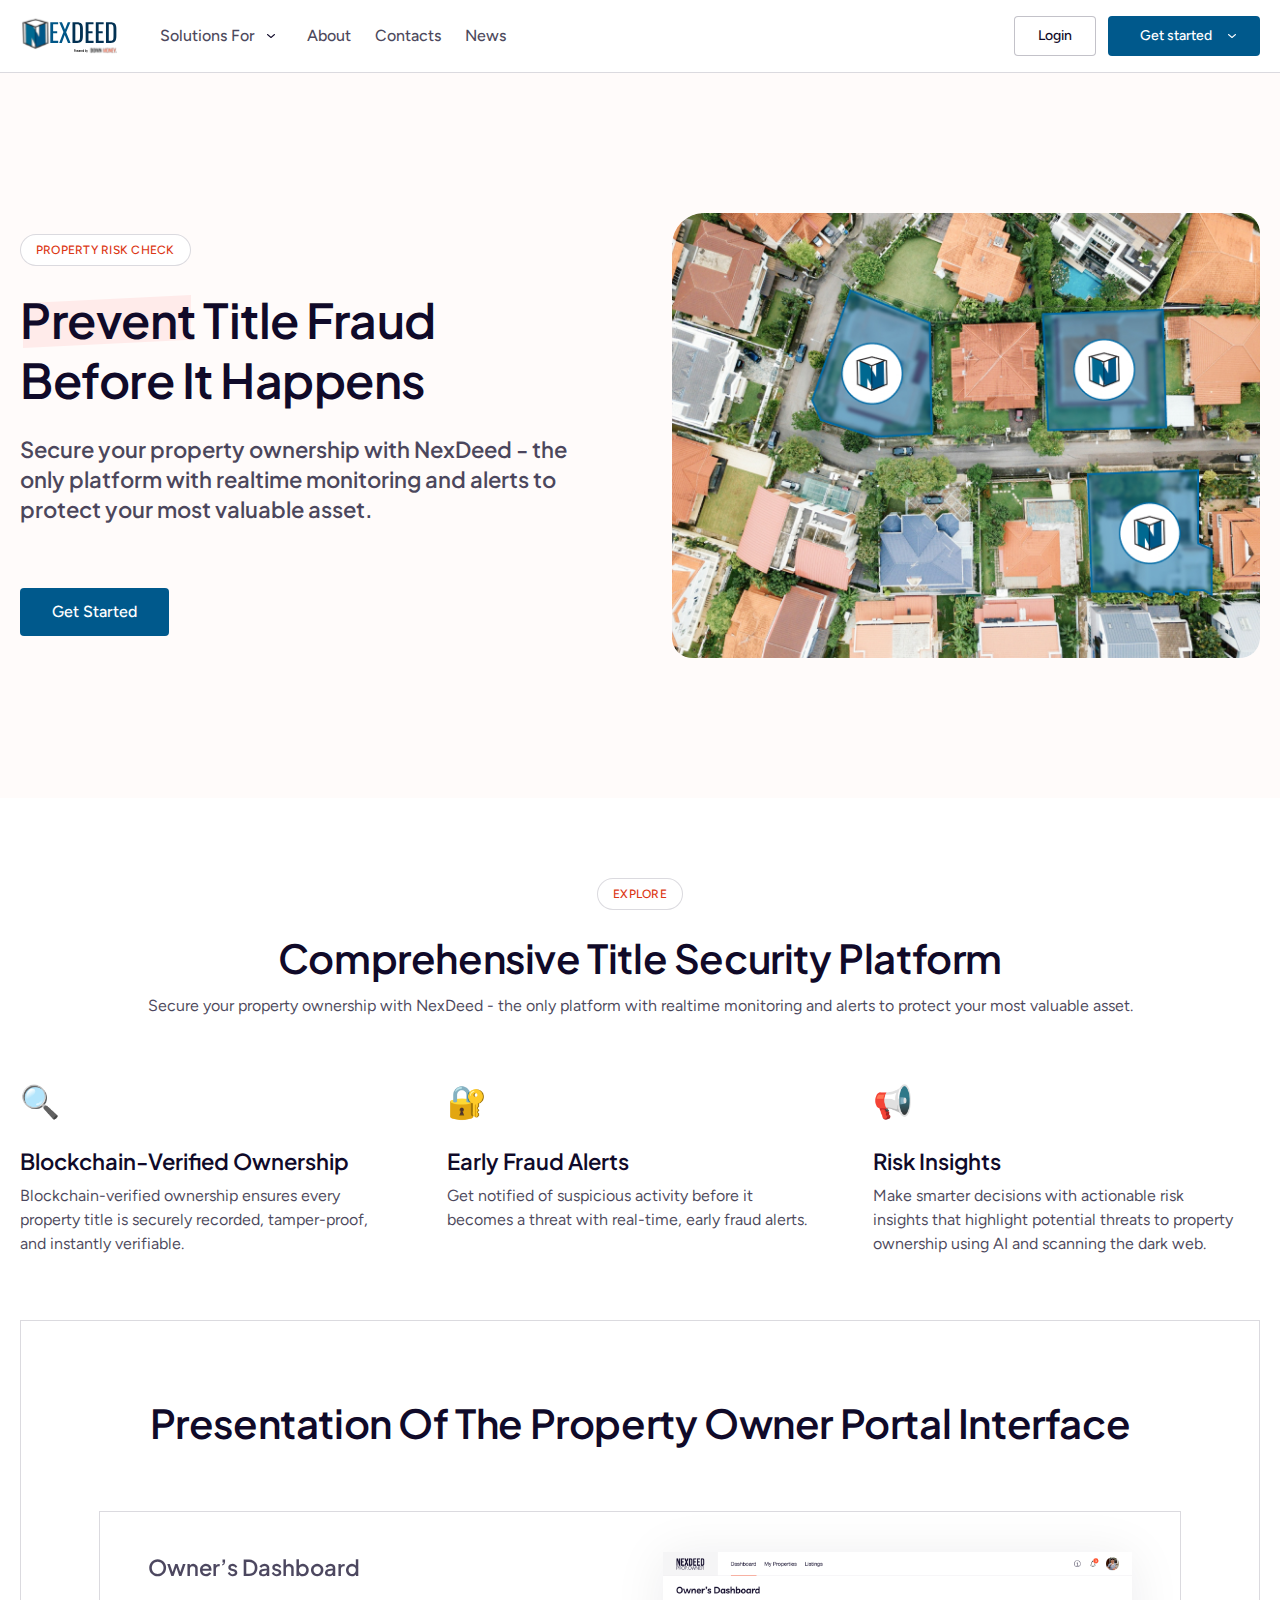
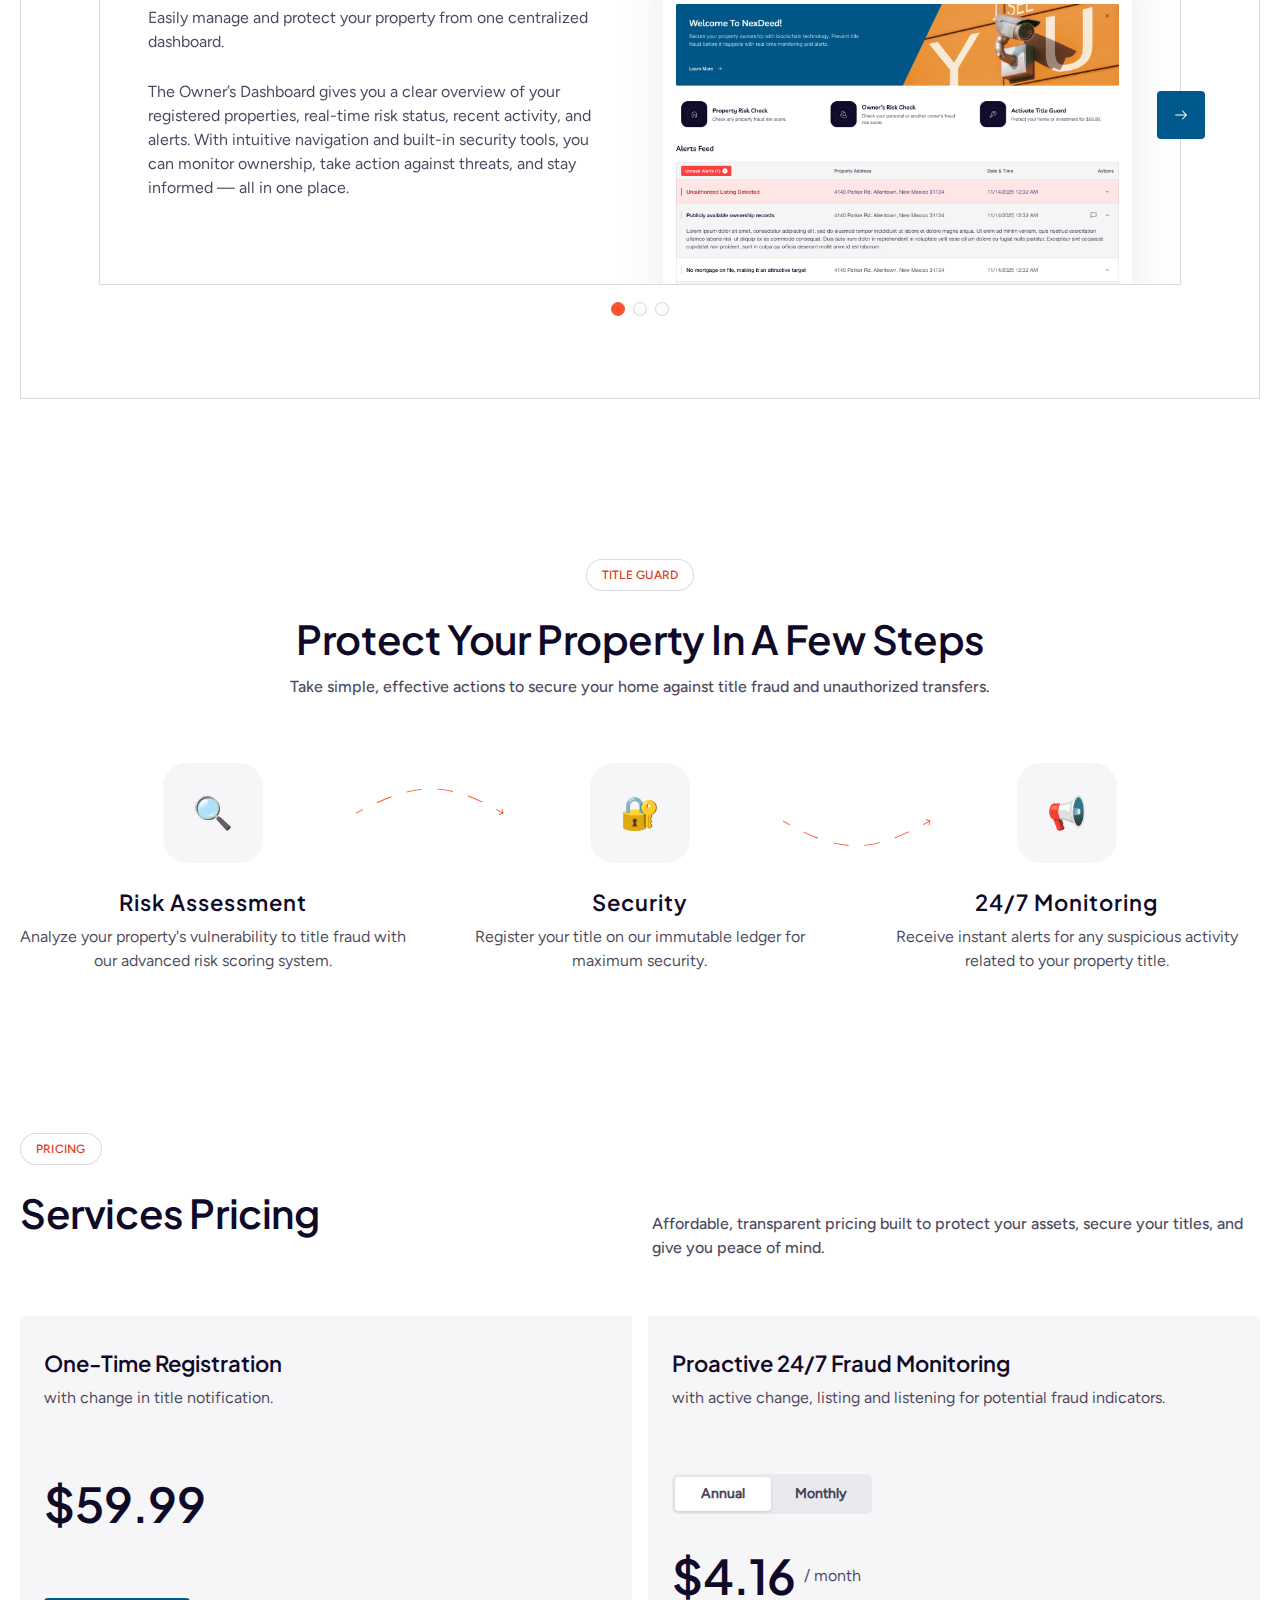
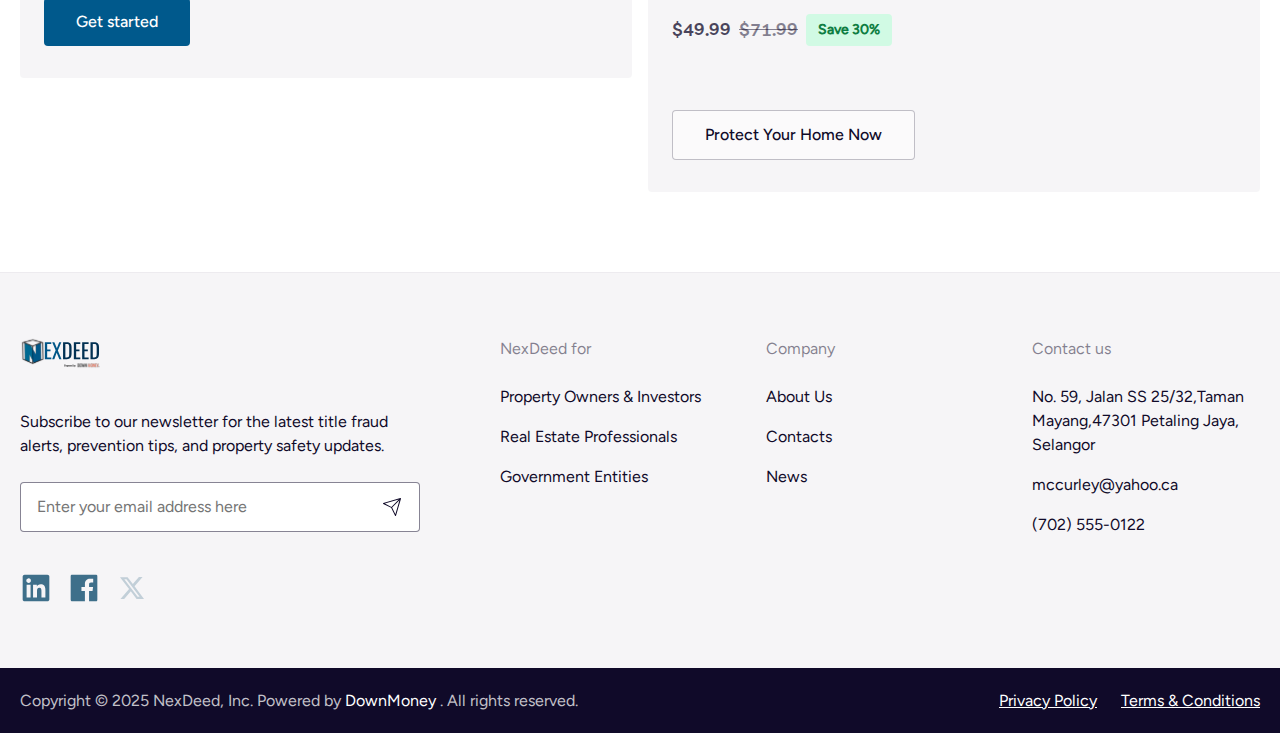
<file: page-property.html>
<!DOCTYPE html>
<html lang="en">
<head>
	<meta charset="UTF-8">
	<meta name="viewport" content="width=device-width, initial-scale=1.0">
	<link rel="stylesheet" href="./assets/style/swiper.css">
	<link rel="stylesheet" href="./assets/style/style.css">
	<title>Document</title>
</head>
<body>
	<header class="header">
			<div class="container"> 
				<div class="header__wrap">
					<a href="#" class="logo">
						<img src="./assets/images/logo.svg" alt="VELAYA Cosmetics">
					</a>				
					<div class="header__menu">
						<nav>
							<ul>
								<li><a href="#">Solutions For</a>
								<ul class="sub-menu">
									<li><a href="#">Solutions For</a></li>
									<li><a href="#">Solutions For</a></li>
									<li><a href="#">Solutions For</a></li>
								</ul>
							</li>
								<li><a href="#">About</a></li>
								<li><a href="#">Contacts</a></li>
								<li><a href="#">News</a></li>
							</ul>
						</nav>
						
					</div>
					<div class="header__btns">
						<a href="#" class="btn secondary-btn">Login</a>
						<a href="#" class="btn">Get started 
							<svg xmlns="http://www.w3.org/2000/svg" width="24" height="24" viewBox="0 0 24 24" fill="none">
							<path d="M15.1746 10.1204C15.3843 9.94067 15.6999 9.96495 15.8796 10.1746C16.0593 10.3843 16.0351 10.6999 15.8254 10.8796L12.3254 13.8796C12.1382 14.0401 11.8619 14.0401 11.6746 13.8796L8.17461 10.8796C7.96495 10.6999 7.94067 10.3843 8.12038 10.1746C8.30009 9.96495 8.61574 9.94067 8.8254 10.1204L12 12.8415L15.1746 10.1204Z" fill="white"/>
							</svg>
						</a>
					</div>					
				</div>
			</div>
	</header>
	<main>
<section class="hero pb-l">
	<div class="container">
		<div class="hero__container">
			<div class="hero__content">
				<div class="simple">Property risk check</div>
				<h1><strong>Prevent</strong> title fraud before it happens</h1>
				<p>Secure your property ownership with NexDeed - the only platform with realtime monitoring and alerts to protect your most valuable asset.</p>
				<div class="hero__btns">
				<a href="#" class="btn accent-btn">Get Started</a>
				</div>
			</div>
			<div class="hero__img">
				<img src="./assets/images/hero-img.jpg" alt="Prevent title fraud before it happens">
			</div>
		</div>
	</div>
</section>
<section class="security pb-s">
	<div class="container">
		<div class="security__container">
			<div class="security__title center-title">
				<span class="simple">Explore</span>
				<h2>Comprehensive Title Security Platform</h2>
				<p>Secure your property ownership with NexDeed - the only platform with realtime monitoring and alerts to protect your most valuable asset.</p>
			</div>
			<div class="security__items grid">
				<div class="security__item simple-block ">
					<div class="security__item__icon">🔍</div>
					<h3>Blockchain-Verified Ownership</h3>
					<p>Blockchain-verified ownership ensures every property title is securely recorded, tamper-proof, and instantly verifiable.</p>
				</div>
				<div class="security__item simple-block">
					<div class="security__item__icon">🔐</div>
					<h3>Early Fraud Alerts</h3>
					<p>Get notified of suspicious activity before it becomes a threat with real-time, early fraud alerts.</p>
				</div>
				<div class="security__item simple-block">
					<div class="security__item__icon">📢</div>
					<h3>Risk Insights</h3>
					<p>Make smarter decisions with actionable risk insights that highlight potential threats to property ownership using AI and scanning the dark web.</p>
				</div>				
			</div>
			<div class="presentation">
				<h2>Presentation of the Property Owner Portal interface</h2>
				<div class="presentation__slider">
					<div class="swiper presentationSlider">
						<div class="swiper-wrapper presentation__wrapper">
							<div class="swiper-slide presentation__item">
								<div class="presentation__item__content">
									<div>Owner’s Dashboard</div>
									<p>Easily manage and protect your property from one centralized dashboard.</p>
									<p>The Owner’s Dashboard gives you a clear overview of your registered properties, real-time risk status, recent activity, and alerts. With intuitive navigation and built-in security tools, you can monitor ownership, take action against threats, and stay informed — all in one place.</p>
								</div>
								<div class="presentation__item__img">
									<img src="./assets/images/presentanion__img1.png" alt="Owner’s Dashboard">
								</div>
							</div>
							<div class="swiper-slide presentation__item">
								<div class="presentation__item__content">
									<div>My Properties</div>
									<p>The “My Properties” screen provides a clear, organized view of all your registered assets. Easily track property details, ownership status, risk level, and recent activity at a glance. Whether you own one property or several, this dashboard allows you to monitor each one with confidence, stay updated on alerts, and take proactive steps to protect what matters most.</p>
								</div>
								<div class="presentation__item__img">
									<img src="./assets/images/presentanion__img2.png" alt="Owner’s Dashboard">
								</div>
							</div>
							<div class="swiper-slide presentation__item">
								<div class="presentation__item__content">
									<div>Dashboard</div>
									<p>The Dashboard offers government officials a comprehensive overview of all monitored properties and activities. Designed for clarity and efficiency, it displays real-time alerts, risk assessments, and transaction summaries, enabling timely decision-making and proactive fraud prevention. With seamless access to detailed reports and audit trails, the portal empowers authorities to safeguard property ownership with confidence and transparency.</p>
								</div>
								<div class="presentation__item__img">
									<img src="./assets/images/presentanion__img3.png" alt="Owner’s Dashboard">
								</div>
							</div>
						</div>					
						<div class="presentation-pagination"></div>
					</div>
						<div class="presentation-button-next ">
							<svg xmlns="http://www.w3.org/2000/svg" width="24" height="24" viewBox="0 0 24 24" fill="none">
							<path d="M16.2929 12.5H6.5C6.22386 12.5 6 12.2761 6 12C6 11.7239 6.22386 11.5 6.5 11.5H16.2929L13.1464 8.35355C12.9512 8.15829 12.9512 7.84171 13.1464 7.64645C13.3417 7.45118 13.6583 7.45118 13.8536 7.64645L17.8536 11.6464C18.0488 11.8417 18.0488 12.1583 17.8536 12.3536L13.8536 16.3536C13.6583 16.5488 13.3417 16.5488 13.1464 16.3536C12.9512 16.1583 12.9512 15.8417 13.1464 15.6464L16.2929 12.5Z" fill="white"/>
							</svg>
						</div>
						<div class="presentation-button-prev ">
							<svg xmlns="http://www.w3.org/2000/svg" width="24" height="24" viewBox="0 0 24 24" fill="none">
							<path d="M7.70711 11.5H17.5C17.7761 11.5 18 11.7239 18 12C18 12.2761 17.7761 12.5 17.5 12.5H7.70711L10.8536 15.6464C11.0488 15.8417 11.0488 16.1583 10.8536 16.3536C10.6583 16.5488 10.3417 16.5488 10.1464 16.3536L6.14645 12.3536C5.95118 12.1583 5.95118 11.8417 6.14645 11.6464L10.1464 7.64645C10.3417 7.45118 10.6583 7.45118 10.8536 7.64645C11.0488 7.84171 11.0488 8.15829 10.8536 8.35355L7.70711 11.5Z" fill="white"/>
							</svg>
						</div>
				</div>
			</div>
		</div>
	</div>
</section>
<section class="guard pb-s">
	<div class="container">
		<div class="guard__container">
			<div class="guard__title">				
				<span class="simple">Title guard</span>
				<h2>Protect Your Property in a Few Steps</h2>
				<p>Take simple, effective actions to secure your home against title fraud and unauthorized transfers.</p>
			</div>
			<div class="guard__items">
				<div class="guard__item">
					<div class="guard__item__icon grey">🔍</div>
					<h3>Risk Assessment</h3>
					<p>Analyze your property's vulnerability to title fraud with our advanced risk scoring system.</p>
				</div>
				<div class="guard__item">
					<div class="guard__item__icon grey">🔐</div>
					<h3>Security</h3>
					<p>Register your title on our immutable ledger for maximum security.</p>
				</div>
				<div class="guard__item">
					<div class="guard__item__icon grey">📢</div>
					<h3>24/7 Monitoring</h3>
					<p>Receive instant alerts for any suspicious activity related to your property title.</p>
				</div>				
			</div>
		</div>
	</div>
</section>
<section class="price pb-s">
	<div class="container">
		<div class="price__container">
			<div class="simple">Pricing</div>
			<div class="price__title justify-title">
				<h2>Services Pricing</h2>
				<p>Affordable, transparent pricing built to protect your assets, secure your titles, and give you peace of mind.</p>
			</div>
			<div class="price__items">
				 <div class="price__item price__item--registration">
					<div class="price__item__title">
					<h3>One-Time Registration</h3>
					<p>with change in title notification.</p>
					</div>
					<div class="price__item__amount">$59.99</div>
					<button class="price__btn btn btn--primary">Get started</button>
				</div>

    <!-- Proactive Fraud Monitoring -->
    <div class="price__item price__item--monitoring">
			<div class="price__item__title">
      <h3>Proactive 24/7 Fraud Monitoring</h3>
      <p>with active change, listing and listening for potential fraud indicators.</p>
			</div>
				<div class="target__wrap price__wrap">
						<div class="price__list target__list">
							<div class="price__list__item target__list-item" data-name="target-1">Annual</div>
							<div class="price__list__item target__list-item" data-name="target-2">Monthly</div>
						
						</div>
						<div class="price__content target__content" id="target-1">
							<div class="price__content__wrap">
									<div class="price__value">
									<span class="price__item__amount">$4.16</span>
									<span class="price__value__per">/ month</span>
								</div>
								<div class="price__value">
									<span class="price__value__actual">$49.99</span>
									<span class="price__value__old">$71.99</span>
									<span class="price__value__badge">Save 30%</span>
								</div>
						</div>
						</div>
						<div class="price__content target__content" id="target-2">
							<div class="price__content__wrap">
								<div class="price__value">
									<span class="price__item__amount">$6</span>
									<span class="price__value__per">/ month</span>
								</div>
								<div class="price__value">
									<span class="price__value__actual">$49.99</span>
									<span class="price__value__old">$71.99</span>
									<span class="price__value__badge">Save 30%</span>
								</div>
						</div>
						</div>
						</div>
      <button class="price__btn btn secondary-btn">Protect Your Home Now</button>
    </div>

			</div>
		</div>
	</div>
</section>
	</main>
	<footer class="footer">
		<div class="container"> 
		<div class="footer__wrapper"> 
			<div class="footer__info"> 
				<a href="./index.html" class="logo">
						<img src="./assets/images/logo.svg" alt="Exdeed">
					</a>
					<div class="footer__form">
						<p>Subscribe to our newsletter for the latest title fraud alerts, prevention tips, and property safety updates.</p>
						<form action="">
							<div class="form__wrap"> 
							<input type="email" name="email" id="" placeholder="Enter your email address here">							
							<input type="submit" value="">
							</div>
						</form>
					</div>
					<div class="footer__socials">
						<a href="#" target="_blank" rel="nofollow">
							<svg xmlns="http://www.w3.org/2000/svg" width="32" height="32" viewBox="0 0 32 32" fill="none">
							<path d="M27.3674 2.6666H4.63518C4.1194 2.66136 3.62261 2.86093 3.2538 3.22154C2.885 3.58214 2.67431 4.07432 2.66797 4.59009V27.414C2.67546 27.929 2.88665 28.42 3.25533 28.7797C3.62401 29.1394 4.12015 29.3383 4.63518 29.3331H27.3674C27.8832 29.3372 28.3797 29.1369 28.7483 28.7761C29.1169 28.4152 29.3277 27.9232 29.3346 27.4074V4.58353C29.3254 4.06928 29.1136 3.57944 28.7453 3.22049C28.3769 2.86154 27.8817 2.66249 27.3674 2.6666ZM10.574 25.3987H6.61551V12.6622H10.574V25.3987ZM8.60677 10.9267C8.15275 10.9271 7.7088 10.7928 7.33109 10.5409C6.95338 10.289 6.65887 9.93072 6.48483 9.51139C6.31078 9.09206 6.26502 8.63053 6.35333 8.18518C6.44164 7.73984 6.66005 7.33069 6.98094 7.00951C7.30183 6.68832 7.71077 6.46952 8.15603 6.38078C8.60129 6.29205 9.06287 6.33737 9.48236 6.51102C9.90186 6.68466 10.2604 6.97882 10.5127 7.35629C10.765 7.73376 10.8997 8.17757 10.8997 8.63159C10.8991 8.93335 10.839 9.23203 10.7229 9.51055C10.6067 9.78907 10.4368 10.0419 10.2228 10.2547C10.0088 10.4675 9.75498 10.636 9.4758 10.7505C9.19663 10.8651 8.8976 10.9234 8.59584 10.9223L8.60677 10.9267ZM25.4002 25.3987H21.4417V19.202C21.4417 17.7266 21.4155 15.8272 19.3849 15.8272C17.3543 15.8272 17.009 17.4359 17.009 19.1058V25.3987H13.057V12.6622H16.8516V14.4108H16.904C17.433 13.4097 18.7226 12.354 20.6483 12.354C24.657 12.3452 25.4002 14.9835 25.4002 18.4042V25.3987Z" fill="white" fill-opacity="0.75"/>
							</svg>
						</a>
						<a href="#" target="_blank" rel="nofollow">
						<svg xmlns="http://www.w3.org/2000/svg" width="32" height="32" viewBox="0 0 32 32" fill="none">
						<path d="M27.868 2.6665H4.13464C3.74565 2.6665 3.3726 2.82103 3.09755 3.09608C2.82249 3.37113 2.66797 3.74419 2.66797 4.13317V27.8665C2.66797 28.2555 2.82249 28.6285 3.09755 28.9036C3.3726 29.1786 3.74565 29.3332 4.13464 29.3332H16.908V18.9998H13.4413V14.9998H16.908V11.9998C16.8362 11.2955 16.9193 10.584 17.1516 9.91522C17.3839 9.24643 17.7597 8.63656 18.2526 8.12839C18.7455 7.62021 19.3437 7.22603 20.0051 6.97349C20.6665 6.72095 21.3751 6.61617 22.0813 6.6665C23.1191 6.65934 24.1564 6.71276 25.188 6.8265V10.4265H23.068C21.388 10.4265 21.068 11.2265 21.068 12.3865V14.9598H25.068L24.548 18.9598H21.068V29.3332H27.868C28.0606 29.3332 28.2513 29.2952 28.4292 29.2215C28.6072 29.1478 28.7689 29.0398 28.9051 28.9036C29.0413 28.7674 29.1493 28.6057 29.223 28.4278C29.2967 28.2498 29.3346 28.0591 29.3346 27.8665V4.13317C29.3346 3.94056 29.2967 3.74985 29.223 3.5719C29.1493 3.39396 29.0413 3.23227 28.9051 3.09608C28.7689 2.95989 28.6072 2.85185 28.4292 2.77815C28.2513 2.70444 28.0606 2.6665 27.868 2.6665Z" fill="white" fill-opacity="0.75"/>
						</svg>
						</a>
						<a href="#" target="_blank" rel="nofollow">
							<svg xmlns="http://www.w3.org/2000/svg" width="32" height="32" viewBox="0 0 32 32" fill="none">
								<mask id="mask0_36_9150" style="mask-type:luminance" maskUnits="userSpaceOnUse" x="4" y="4" width="24" height="24">
								<path d="M4 4H28V28H4V4Z" fill="white"/>
								</mask>
								<g mask="url(#mask0_36_9150)">
								<path d="M22.9 5.12451H26.5806L18.5406 14.3371L28 26.8754H20.5943L14.7897 19.2725L8.15543 26.8754H4.47143L13.0703 17.0182L4 5.12623H11.5943L16.8331 12.0742L22.9 5.12451ZM21.6057 24.6674H23.6457L10.48 7.21765H8.29257L21.6057 24.6674Z" fill="#004166"/>
								</g>
								</svg>
						</a>
					</div>
				</div>
			<div class="footer__container">									
					<nav>
					<ul>
								<li><a href="#">NexDeed for</a>
								<ul class="sub-menu">
									<li><a href="#">Property Owners & Investors</a></li>
									<li><a href="#">Real Estate Professionals</a></li>
									<li><a href="#">Government Entities</a></li>
								</ul>
							</li>
								<li><a href="#">Company</a>
								<ul class="sub-menu">
									<li><a href="#">About Us</a></li>
									<li><a href="#">Contacts</a></li>
									<li><a href="#">News</a></li>
								</ul>
								</li>								
							</ul>
					</nav>
					<div class="footer__block">
						<div class="footer__block__title"> Contact us</div>
						<div class="footer__contacts">
							<div>
								No. 59, Jalan SS 25/32,Taman Mayang,47301 Petaling Jaya, Selangor
							</div>
							<a href="mailto:mccurley@yahoo.ca">mccurley@yahoo.ca</a>
							<a href="tel:(702) 555-0122">(702) 555-0122</a>							
						</div>
					</div>	
				
			</div>
		</div>
		</div>
		<div class="footer__copy">
				<div class="footer__copy__container"> 
					<p>Copyright © 2025 NexDeed, Inc. Powered by <strong>DownMoney </strong>. All rights reserved. </p>
					<nav>
						<ul>
							<li><a href="#">Privacy Policy</a></li>
							<li><a href="#">Terms & Conditions</a></li>
						</ul>
					</nav>
					
				</div>
			</div>			
	</footer>
	<script src="./assets/js/swiper.js"></script>
	<script src="./assets/js/script.js"></script>
</body>
</html>
</file>
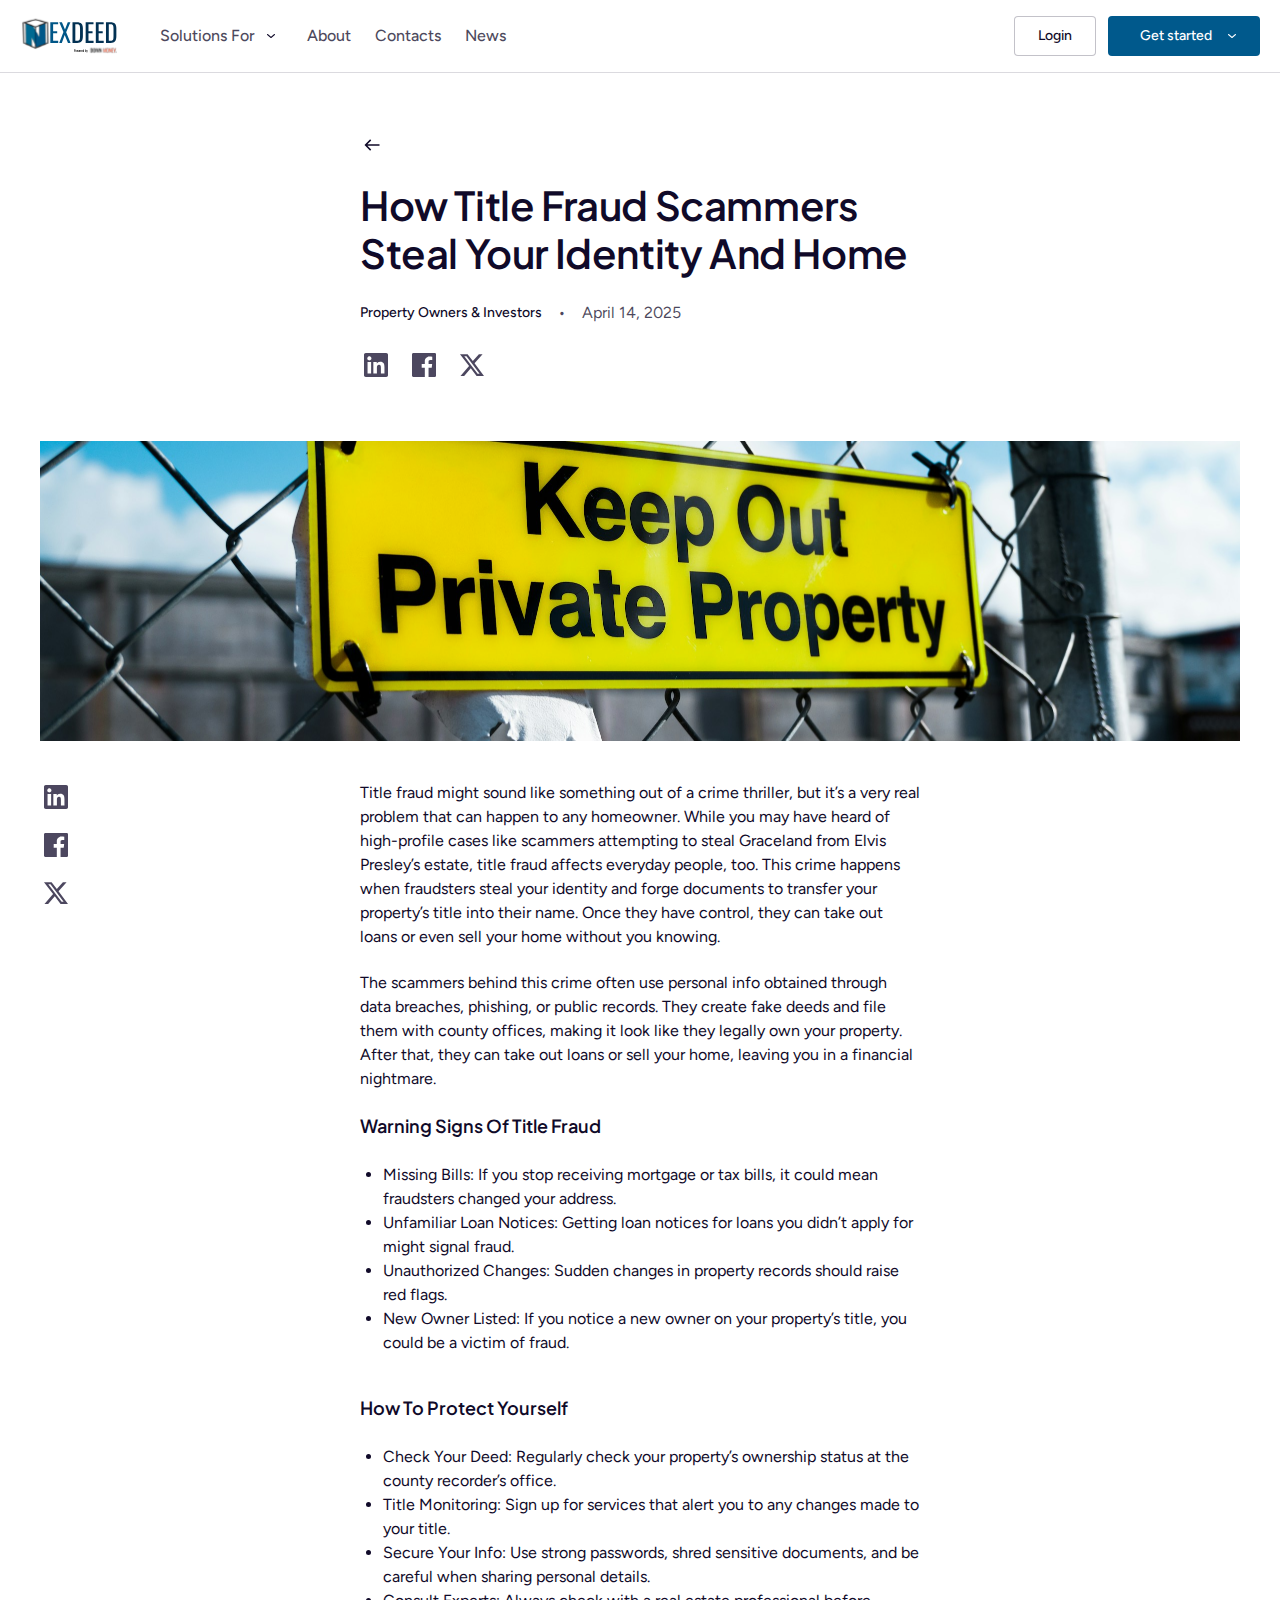
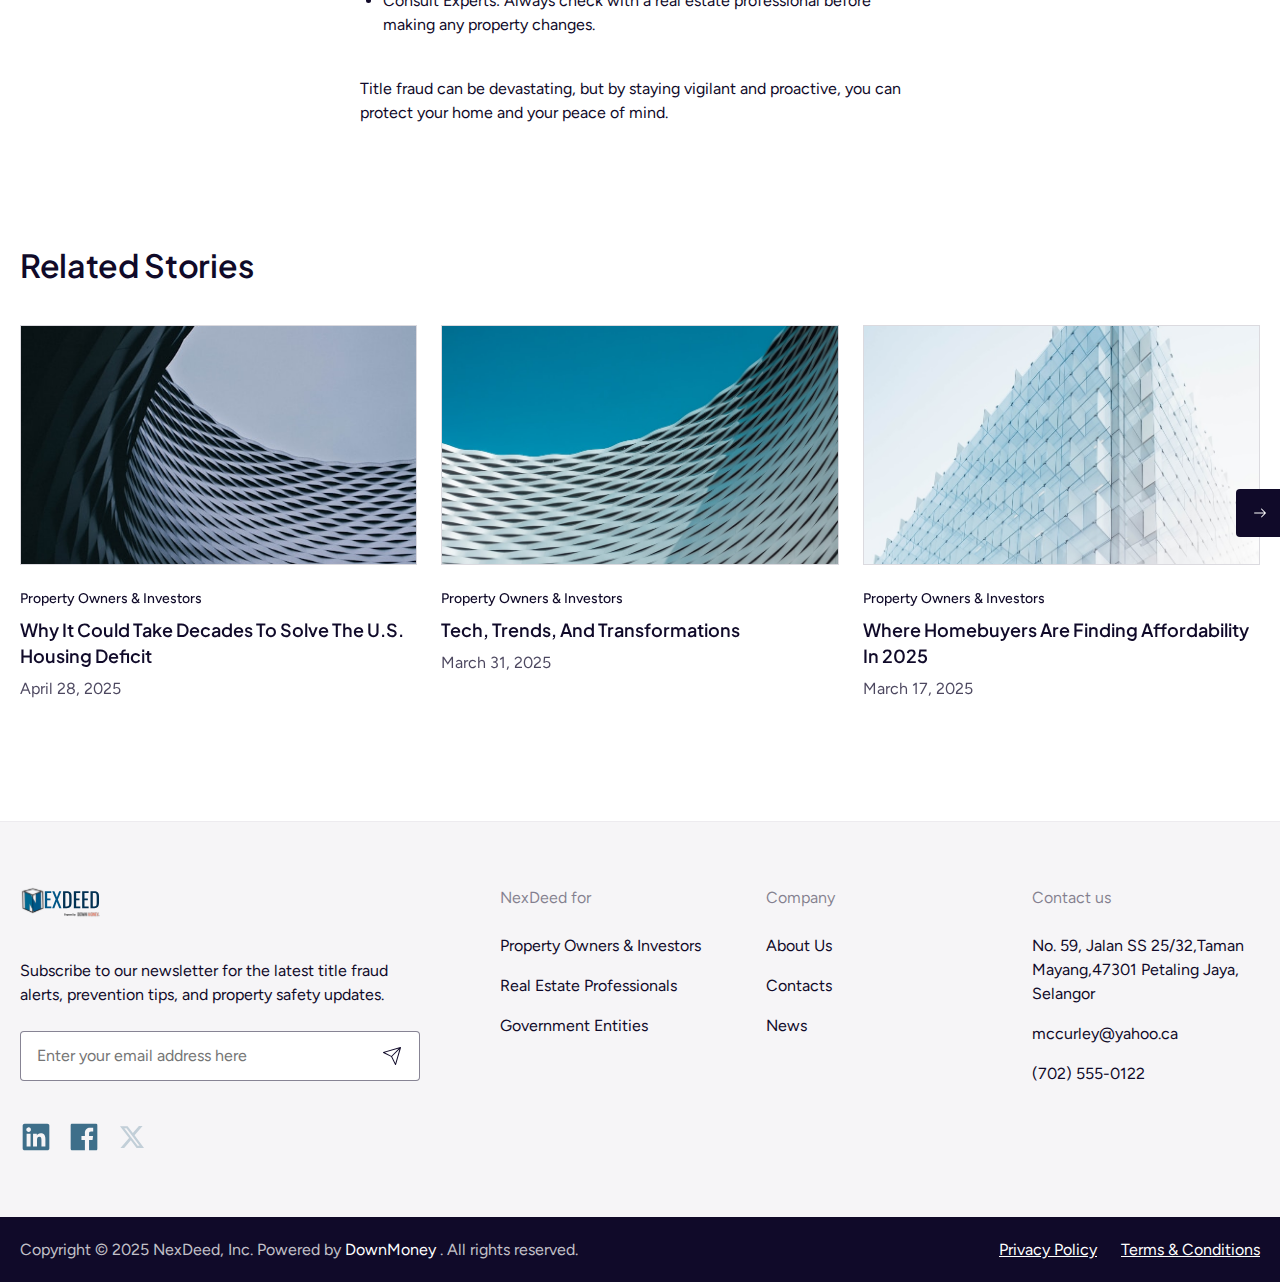
<file: single-news.html>
<!DOCTYPE html>
<html lang="en">
<head>
	<meta charset="UTF-8">
	<meta name="viewport" content="width=device-width, initial-scale=1.0">
	<link rel="stylesheet" href="./assets/style/swiper.css">
	<link rel="stylesheet" href="./assets/style/style.css">
	<title>Document</title>
</head>
<body>
	<header class="header">
			<div class="container"> 
				<div class="header__wrap">
					<a href="#" class="logo">
						<img src="./assets/images/logo.svg" alt="VELAYA Cosmetics">
					</a>				
					<div class="header__menu">
						<nav>
							<ul>
								<li><a href="#">Solutions For</a>
								<ul class="sub-menu">
									<li><a href="#">Solutions For</a></li>
									<li><a href="#">Solutions For</a></li>
									<li><a href="#">Solutions For</a></li>
								</ul>
							</li>
								<li><a href="#">About</a></li>
								<li><a href="#">Contacts</a></li>
								<li><a href="#">News</a></li>
							</ul>
						</nav>
						
					</div>
					<div class="header__btns">
						<a href="#" class="btn secondary-btn">Login</a>
						<a href="#" class="btn">Get started 
							<svg xmlns="http://www.w3.org/2000/svg" width="24" height="24" viewBox="0 0 24 24" fill="none">
							<path d="M15.1746 10.1204C15.3843 9.94067 15.6999 9.96495 15.8796 10.1746C16.0593 10.3843 16.0351 10.6999 15.8254 10.8796L12.3254 13.8796C12.1382 14.0401 11.8619 14.0401 11.6746 13.8796L8.17461 10.8796C7.96495 10.6999 7.94067 10.3843 8.12038 10.1746C8.30009 9.96495 8.61574 9.94067 8.8254 10.1204L12 12.8415L15.1746 10.1204Z" fill="white"/>
							</svg>
						</a>
					</div>					
				</div>
			</div>
	</header>
	<main>
		<article class="article">
			<div class="article__title pb-xs"> 
				<div class="container">
					<div class="article__title__wrap">
				<a href="#" class="article-back">
					<svg xmlns="http://www.w3.org/2000/svg" width="24" height="24" viewBox="0 0 24 24" fill="none">
						<path d="M10.1538 17.6537L11.2077 16.5692L7.3885 12.7499L19.5 12.7499V11.2499L7.3885 11.2499L11.2077 7.43069L10.1538 6.34619L4.5 11.9999L10.1538 17.6537Z" fill="#100A29"/>
					</svg>
				</a>
			<h1>How Title Fraud Scammers Steal Your Identity and Home</h1>
			<div class="article__title__info">
				<div class="news__cat">Property Owners & Investors</div>
				<span>•</span>
				<span class="news__date">April 14, 2025</span>
			</div>
			<div class="article__socials socials">
				<a href="#" target="_blank" rel="nofollow">
					<svg xmlns="http://www.w3.org/2000/svg" width="32" height="32" viewBox="0 0 32 32" fill="none">
					<path d="M26.2305 3.99948H5.77147C5.30727 3.99476 4.86015 4.17437 4.52823 4.49892C4.1963 4.82346 4.00668 5.26643 4.00098 5.73061V26.2721C4.00772 26.7356 4.19779 27.1776 4.5296 27.5013C4.86141 27.825 5.30794 28.004 5.77147 27.9993H26.2305C26.6947 28.003 27.1415 27.8228 27.4733 27.498C27.805 27.1733 27.9948 26.7304 28.001 26.2662V5.72471C27.9927 5.26189 27.8021 4.82104 27.4705 4.49798C27.139 4.17492 26.6934 3.99578 26.2305 3.99948ZM11.1164 24.4583H7.55376V12.9955H11.1164V24.4583ZM9.34589 11.4335C8.93728 11.4339 8.53773 11.3131 8.19779 11.0864C7.85785 10.8596 7.59279 10.5372 7.43615 10.1598C7.27951 9.78239 7.23833 9.36701 7.3178 8.9662C7.39728 8.56539 7.59385 8.19716 7.88265 7.90809C8.17145 7.61902 8.53949 7.4221 8.94023 7.34224C9.34097 7.26238 9.75638 7.30317 10.1339 7.45945C10.5115 7.61573 10.8342 7.88048 11.0613 8.2202C11.2883 8.55992 11.4095 8.95935 11.4095 9.36796C11.409 9.63955 11.3549 9.90837 11.2504 10.159C11.1459 10.4097 10.9929 10.6373 10.8003 10.8288C10.6077 11.0203 10.3793 11.1719 10.128 11.275C9.87677 11.3781 9.60764 11.4306 9.33606 11.4296L9.34589 11.4335ZM24.46 24.4583H20.8974V18.8813C20.8974 17.5535 20.8738 15.844 19.0462 15.844C17.2187 15.844 16.9079 17.2918 16.9079 18.7948V24.4583H13.3511V12.9955H16.7662V14.5692H16.8134C17.2895 13.6683 18.4502 12.7181 20.1833 12.7181C23.7911 12.7102 24.46 15.0846 24.46 18.1633V24.4583Z" fill="#100A29" fill-opacity="0.75"/>
					</svg>
				</a>
				<a href="#" target="_blank" rel="nofollow">
					<svg xmlns="http://www.w3.org/2000/svg" width="32" height="32" viewBox="0 0 32 32" fill="none">
					<path d="M26.681 3.99939H5.32098C4.97089 3.99939 4.63514 4.13846 4.3876 4.38601C4.14005 4.63356 4.00098 4.9693 4.00098 5.31939V26.6794C4.00098 27.0295 4.14005 27.3652 4.3876 27.6128C4.63514 27.8603 4.97089 27.9994 5.32098 27.9994H16.817V18.6994H13.697V15.0994H16.817V12.3994C16.7523 11.7655 16.8272 11.1251 17.0362 10.5232C17.2453 9.92133 17.5835 9.37244 18.0271 8.91508C18.4708 8.45772 19.0091 8.10296 19.6044 7.87568C20.1996 7.64839 20.8374 7.55409 21.473 7.59939C22.407 7.59294 23.3406 7.64102 24.269 7.74339V10.9834H22.361C20.849 10.9834 20.561 11.7034 20.561 12.7474V15.0634H24.161L23.693 18.6634H20.561V27.9994H26.681C26.8543 27.9994 27.026 27.9652 27.1861 27.8989C27.3463 27.8326 27.4918 27.7353 27.6144 27.6128C27.7369 27.4902 27.8342 27.3447 27.9005 27.1845C27.9668 27.0244 28.001 26.8527 28.001 26.6794V5.31939C28.001 5.14604 27.9668 4.9744 27.9005 4.81425C27.8342 4.6541 27.7369 4.50858 27.6144 4.38601C27.4918 4.26344 27.3463 4.1662 27.1861 4.09987C27.026 4.03353 26.8543 3.99939 26.681 3.99939Z" fill="#100A29" fill-opacity="0.75"/>
					</svg>
				</a>
				<a href="#" target="_blank" rel="nofollow">
					<svg xmlns="http://www.w3.org/2000/svg" width="32" height="32" viewBox="0 0 32 32" fill="none">
						<mask id="mask0_36_9196" style="mask-type:luminance" maskUnits="userSpaceOnUse" x="3" y="4" width="25" height="25">
						<path d="M3.99609 4.00244H27.9961V28.0024H3.99609V4.00244Z" fill="white"/>
						</mask>
						<g mask="url(#mask0_36_9196)">
						<path d="M22.8961 5.12744H26.5767L18.5367 14.34L27.9961 26.8783H20.5904L14.7858 19.2754L8.15152 26.8783H4.46752L13.0664 17.0212L3.99609 5.12916H11.5904L16.8292 12.0772L22.8961 5.12744ZM21.6018 24.6703H23.6418L10.4761 7.22058H8.28867L21.6018 24.6703Z" fill="#100A29" fill-opacity="0.75"/>
						</g>
						</svg>
				</a>
			</div>
			</div>
				</div>
		</div>
		<div class="container">
			<div class="article__img">
				<img src="./assets/images/article-img13.jpg" alt="How Title Fraud Scammers Steal Your Identity and Home">
			</div>
		</div>
		<div class="container">
			<div class="article__wrap">
				<div class="article__socials">
					<a href="#" target="_blank" rel="nofollow">
					<svg xmlns="http://www.w3.org/2000/svg" width="32" height="32" viewBox="0 0 32 32" fill="none">
					<path d="M26.2305 3.99948H5.77147C5.30727 3.99476 4.86015 4.17437 4.52823 4.49892C4.1963 4.82346 4.00668 5.26643 4.00098 5.73061V26.2721C4.00772 26.7356 4.19779 27.1776 4.5296 27.5013C4.86141 27.825 5.30794 28.004 5.77147 27.9993H26.2305C26.6947 28.003 27.1415 27.8228 27.4733 27.498C27.805 27.1733 27.9948 26.7304 28.001 26.2662V5.72471C27.9927 5.26189 27.8021 4.82104 27.4705 4.49798C27.139 4.17492 26.6934 3.99578 26.2305 3.99948ZM11.1164 24.4583H7.55376V12.9955H11.1164V24.4583ZM9.34589 11.4335C8.93728 11.4339 8.53773 11.3131 8.19779 11.0864C7.85785 10.8596 7.59279 10.5372 7.43615 10.1598C7.27951 9.78239 7.23833 9.36701 7.3178 8.9662C7.39728 8.56539 7.59385 8.19716 7.88265 7.90809C8.17145 7.61902 8.53949 7.4221 8.94023 7.34224C9.34097 7.26238 9.75638 7.30317 10.1339 7.45945C10.5115 7.61573 10.8342 7.88048 11.0613 8.2202C11.2883 8.55992 11.4095 8.95935 11.4095 9.36796C11.409 9.63955 11.3549 9.90837 11.2504 10.159C11.1459 10.4097 10.9929 10.6373 10.8003 10.8288C10.6077 11.0203 10.3793 11.1719 10.128 11.275C9.87677 11.3781 9.60764 11.4306 9.33606 11.4296L9.34589 11.4335ZM24.46 24.4583H20.8974V18.8813C20.8974 17.5535 20.8738 15.844 19.0462 15.844C17.2187 15.844 16.9079 17.2918 16.9079 18.7948V24.4583H13.3511V12.9955H16.7662V14.5692H16.8134C17.2895 13.6683 18.4502 12.7181 20.1833 12.7181C23.7911 12.7102 24.46 15.0846 24.46 18.1633V24.4583Z" fill="#100A29" fill-opacity="0.75"/>
					</svg>
				</a>
				<a href="#" target="_blank" rel="nofollow">
					<svg xmlns="http://www.w3.org/2000/svg" width="32" height="32" viewBox="0 0 32 32" fill="none">
					<path d="M26.681 3.99939H5.32098C4.97089 3.99939 4.63514 4.13846 4.3876 4.38601C4.14005 4.63356 4.00098 4.9693 4.00098 5.31939V26.6794C4.00098 27.0295 4.14005 27.3652 4.3876 27.6128C4.63514 27.8603 4.97089 27.9994 5.32098 27.9994H16.817V18.6994H13.697V15.0994H16.817V12.3994C16.7523 11.7655 16.8272 11.1251 17.0362 10.5232C17.2453 9.92133 17.5835 9.37244 18.0271 8.91508C18.4708 8.45772 19.0091 8.10296 19.6044 7.87568C20.1996 7.64839 20.8374 7.55409 21.473 7.59939C22.407 7.59294 23.3406 7.64102 24.269 7.74339V10.9834H22.361C20.849 10.9834 20.561 11.7034 20.561 12.7474V15.0634H24.161L23.693 18.6634H20.561V27.9994H26.681C26.8543 27.9994 27.026 27.9652 27.1861 27.8989C27.3463 27.8326 27.4918 27.7353 27.6144 27.6128C27.7369 27.4902 27.8342 27.3447 27.9005 27.1845C27.9668 27.0244 28.001 26.8527 28.001 26.6794V5.31939C28.001 5.14604 27.9668 4.9744 27.9005 4.81425C27.8342 4.6541 27.7369 4.50858 27.6144 4.38601C27.4918 4.26344 27.3463 4.1662 27.1861 4.09987C27.026 4.03353 26.8543 3.99939 26.681 3.99939Z" fill="#100A29" fill-opacity="0.75"/>
					</svg>
				</a>
				<a href="#" target="_blank" rel="nofollow">
					<svg xmlns="http://www.w3.org/2000/svg" width="32" height="32" viewBox="0 0 32 32" fill="none">
						<mask id="mask0_36_9196" style="mask-type:luminance" maskUnits="userSpaceOnUse" x="3" y="4" width="25" height="25">
						<path d="M3.99609 4.00244H27.9961V28.0024H3.99609V4.00244Z" fill="white"/>
						</mask>
						<g mask="url(#mask0_36_9196)">
						<path d="M22.8961 5.12744H26.5767L18.5367 14.34L27.9961 26.8783H20.5904L14.7858 19.2754L8.15152 26.8783H4.46752L13.0664 17.0212L3.99609 5.12916H11.5904L16.8292 12.0772L22.8961 5.12744ZM21.6018 24.6703H23.6418L10.4761 7.22058H8.28867L21.6018 24.6703Z" fill="#100A29" fill-opacity="0.75"/>
						</g>
						</svg>
				</a>
				</div>
				<div class="article__content">
					<p>Title fraud might sound like something out of a crime thriller, but it’s a very real problem that can happen to any homeowner. While you may have heard of high-profile cases like scammers attempting to steal Graceland from Elvis Presley’s estate, title fraud affects everyday people, too. This crime happens when fraudsters steal your identity and forge documents to transfer your property’s title into their name. Once they have control, they can take out loans or even sell your home without you knowing.</p>
					<p>The scammers behind this crime often use personal info obtained through data breaches, phishing, or public records. They create fake deeds and file them with county offices, making it look like they legally own your property. After that, they can take out loans or sell your home, leaving you in a financial nightmare.</p>
				<h2>Warning Signs of Title Fraud</h2>
				<ul>
					<li>Missing Bills: If you stop receiving mortgage or tax bills, it could mean fraudsters changed your address.</li>
					<li>Unfamiliar Loan Notices: Getting loan notices for loans you didn’t apply for might signal fraud.</li>
					<li>Unauthorized Changes: Sudden changes in property records should raise red flags.</li>
					<li>New Owner Listed: If you notice a new owner on your property’s title, you could be a victim of fraud.</li>
				</ul>
				<h2>How to Protect Yourself</h2>
				<ul>
					<li>Check Your Deed: Regularly check your property’s ownership status at the county recorder’s office.</li>
					<li>Title Monitoring: Sign up for services that alert you to any changes made to your title.</li>
					<li>Secure Your Info: Use strong passwords, shred sensitive documents, and be careful when sharing personal details.</li>
					<li>Consult Experts: Always check with a real estate professional before making any property changes.</li>
				</ul>
				<p>Title fraud can be devastating, but by staying vigilant and proactive, you can protect your home and your peace of mind.</p>
				</div>
			</div>
		</div>
		</article>
		<section class="related">
			<div class="container">
				<div class="related__container">
					<div class="related__title">
						<h2>Related stories</h2>
					</div>
					<div class="related__slider news__slider">						
					<div class="swiper newsSlider">
						<div class="swiper-wrapper news__wrapper">
						<div class="swiper-slide news__item">
							<a href="./single-news.html" class="news__item__img">
								<img src="./assets/images/news-img9.jpg" alt="Rising Rates and Realities">
							</a>
							<div class="news__item__info">
							<span class="news__cat">Property Owners & Investors</span>
							<h3 class="news__title">
								<a href="./single-news.html">Why It Could Take Decades to Solve the U.S. Housing Deficit</a>
							</h3>
							<span class="news__date">April 28, 2025</span>
							</div>
						</div>
						<div class="swiper-slide news__item">
							<a href="./single-news.html" class="news__item__img">
								<img src="./assets/images/news-img6.jpg" alt="Title Pirates: The Silent Threat Disrupting Real Estate">
							</a>
							<div class="news__item__info">
							<span class="news__cat">Property Owners & Investors</span>
							<h3 class="news__title">
								<a href="./single-news.html">Tech, Trends, and Transformations</a>
							</h3>
							<span class="news__date">March 31, 2025</span>
							</div>
						</div>
						<div class="swiper-slide  news__item">
							<a href="./single-news.html" class="news__item__img">
								<img src="./assets/images/news-img10.jpg" alt="Squatter, No Squatting">
							</a>
							<div class="news__item__info">
							<span class="news__cat">Property Owners & Investors</span>
							<h3 class="news__title">
								<a href="./single-news.html">Where Homebuyers Are Finding Affordability in 2025</a>
							</h3>
							<span class="news__date">March 17, 2025</span>
							</div>
						</div>
						<div class="swiper-slide  news__item">
							<a href="./single-news.html" class="news__item__img">
								<img src="./assets/images/news-img10.jpg" alt="Squatter, No Squatting">
							</a>
							<div class="news__item__info">
							<span class="news__cat">Property Owners & Investors</span>
							<h3 class="news__title">
								<a href="./single-news.html">Squatter, No Squatting</a>
							</h3>
							<span class="news__date">May 5, 2025</span>
							</div>
						</div>
						</div>					
					</div>
						<div class="news-button-next">
							<svg xmlns="http://www.w3.org/2000/svg" width="24" height="24" viewBox="0 0 24 24" fill="none">
							<path d="M16.2929 12.5H6.5C6.22386 12.5 6 12.2761 6 12C6 11.7239 6.22386 11.5 6.5 11.5H16.2929L13.1464 8.35355C12.9512 8.15829 12.9512 7.84171 13.1464 7.64645C13.3417 7.45118 13.6583 7.45118 13.8536 7.64645L17.8536 11.6464C18.0488 11.8417 18.0488 12.1583 17.8536 12.3536L13.8536 16.3536C13.6583 16.5488 13.3417 16.5488 13.1464 16.3536C12.9512 16.1583 12.9512 15.8417 13.1464 15.6464L16.2929 12.5Z" fill="white"/>
							</svg>
						</div>
						<div class="news-button-prev">
							<svg xmlns="http://www.w3.org/2000/svg" width="24" height="24" viewBox="0 0 24 24" fill="none">
							<path d="M7.70711 11.5H17.5C17.7761 11.5 18 11.7239 18 12C18 12.2761 17.7761 12.5 17.5 12.5H7.70711L10.8536 15.6464C11.0488 15.8417 11.0488 16.1583 10.8536 16.3536C10.6583 16.5488 10.3417 16.5488 10.1464 16.3536L6.14645 12.3536C5.95118 12.1583 5.95118 11.8417 6.14645 11.6464L10.1464 7.64645C10.3417 7.45118 10.6583 7.45118 10.8536 7.64645C11.0488 7.84171 11.0488 8.15829 10.8536 8.35355L7.70711 11.5Z" fill="white"/>
							</svg>
						</div>
				</div>
				</div>
			</div>
		</section>
	</main>
	<footer class="footer">
		<div class="container"> 
		<div class="footer__wrapper"> 
			<div class="footer__info"> 
				<a href="./index.html" class="logo">
						<img src="./assets/images/logo.svg" alt="Exdeed">
					</a>
					<div class="footer__form">
						<p>Subscribe to our newsletter for the latest title fraud alerts, prevention tips, and property safety updates.</p>
						<form action="">
							<div class="form__wrap"> 
							<input type="email" name="email" id="" placeholder="Enter your email address here">							
							<input type="submit" value="">
							</div>
						</form>
					</div>
					<div class="footer__socials">
						<a href="#" target="_blank" rel="nofollow">
							<svg xmlns="http://www.w3.org/2000/svg" width="32" height="32" viewBox="0 0 32 32" fill="none">
							<path d="M27.3674 2.6666H4.63518C4.1194 2.66136 3.62261 2.86093 3.2538 3.22154C2.885 3.58214 2.67431 4.07432 2.66797 4.59009V27.414C2.67546 27.929 2.88665 28.42 3.25533 28.7797C3.62401 29.1394 4.12015 29.3383 4.63518 29.3331H27.3674C27.8832 29.3372 28.3797 29.1369 28.7483 28.7761C29.1169 28.4152 29.3277 27.9232 29.3346 27.4074V4.58353C29.3254 4.06928 29.1136 3.57944 28.7453 3.22049C28.3769 2.86154 27.8817 2.66249 27.3674 2.6666ZM10.574 25.3987H6.61551V12.6622H10.574V25.3987ZM8.60677 10.9267C8.15275 10.9271 7.7088 10.7928 7.33109 10.5409C6.95338 10.289 6.65887 9.93072 6.48483 9.51139C6.31078 9.09206 6.26502 8.63053 6.35333 8.18518C6.44164 7.73984 6.66005 7.33069 6.98094 7.00951C7.30183 6.68832 7.71077 6.46952 8.15603 6.38078C8.60129 6.29205 9.06287 6.33737 9.48236 6.51102C9.90186 6.68466 10.2604 6.97882 10.5127 7.35629C10.765 7.73376 10.8997 8.17757 10.8997 8.63159C10.8991 8.93335 10.839 9.23203 10.7229 9.51055C10.6067 9.78907 10.4368 10.0419 10.2228 10.2547C10.0088 10.4675 9.75498 10.636 9.4758 10.7505C9.19663 10.8651 8.8976 10.9234 8.59584 10.9223L8.60677 10.9267ZM25.4002 25.3987H21.4417V19.202C21.4417 17.7266 21.4155 15.8272 19.3849 15.8272C17.3543 15.8272 17.009 17.4359 17.009 19.1058V25.3987H13.057V12.6622H16.8516V14.4108H16.904C17.433 13.4097 18.7226 12.354 20.6483 12.354C24.657 12.3452 25.4002 14.9835 25.4002 18.4042V25.3987Z" fill="white" fill-opacity="0.75"/>
							</svg>
						</a>
						<a href="#" target="_blank" rel="nofollow">
						<svg xmlns="http://www.w3.org/2000/svg" width="32" height="32" viewBox="0 0 32 32" fill="none">
						<path d="M27.868 2.6665H4.13464C3.74565 2.6665 3.3726 2.82103 3.09755 3.09608C2.82249 3.37113 2.66797 3.74419 2.66797 4.13317V27.8665C2.66797 28.2555 2.82249 28.6285 3.09755 28.9036C3.3726 29.1786 3.74565 29.3332 4.13464 29.3332H16.908V18.9998H13.4413V14.9998H16.908V11.9998C16.8362 11.2955 16.9193 10.584 17.1516 9.91522C17.3839 9.24643 17.7597 8.63656 18.2526 8.12839C18.7455 7.62021 19.3437 7.22603 20.0051 6.97349C20.6665 6.72095 21.3751 6.61617 22.0813 6.6665C23.1191 6.65934 24.1564 6.71276 25.188 6.8265V10.4265H23.068C21.388 10.4265 21.068 11.2265 21.068 12.3865V14.9598H25.068L24.548 18.9598H21.068V29.3332H27.868C28.0606 29.3332 28.2513 29.2952 28.4292 29.2215C28.6072 29.1478 28.7689 29.0398 28.9051 28.9036C29.0413 28.7674 29.1493 28.6057 29.223 28.4278C29.2967 28.2498 29.3346 28.0591 29.3346 27.8665V4.13317C29.3346 3.94056 29.2967 3.74985 29.223 3.5719C29.1493 3.39396 29.0413 3.23227 28.9051 3.09608C28.7689 2.95989 28.6072 2.85185 28.4292 2.77815C28.2513 2.70444 28.0606 2.6665 27.868 2.6665Z" fill="white" fill-opacity="0.75"/>
						</svg>
						</a>
						<a href="#" target="_blank" rel="nofollow">
							<svg xmlns="http://www.w3.org/2000/svg" width="32" height="32" viewBox="0 0 32 32" fill="none">
								<mask id="mask0_36_9150" style="mask-type:luminance" maskUnits="userSpaceOnUse" x="4" y="4" width="24" height="24">
								<path d="M4 4H28V28H4V4Z" fill="white"/>
								</mask>
								<g mask="url(#mask0_36_9150)">
								<path d="M22.9 5.12451H26.5806L18.5406 14.3371L28 26.8754H20.5943L14.7897 19.2725L8.15543 26.8754H4.47143L13.0703 17.0182L4 5.12623H11.5943L16.8331 12.0742L22.9 5.12451ZM21.6057 24.6674H23.6457L10.48 7.21765H8.29257L21.6057 24.6674Z" fill="#004166"/>
								</g>
								</svg>
						</a>
					</div>
				</div>
			<div class="footer__container">									
					<nav>
					<ul>
								<li><a href="#">NexDeed for</a>
								<ul class="sub-menu">
									<li><a href="#">Property Owners & Investors</a></li>
									<li><a href="#">Real Estate Professionals</a></li>
									<li><a href="#">Government Entities</a></li>
								</ul>
							</li>
								<li><a href="#">Company</a>
								<ul class="sub-menu">
									<li><a href="#">About Us</a></li>
									<li><a href="#">Contacts</a></li>
									<li><a href="#">News</a></li>
								</ul>
								</li>								
							</ul>
					</nav>
					<div class="footer__block">
						<div class="footer__block__title"> Contact us</div>
						<div class="footer__contacts">
							<div>
								No. 59, Jalan SS 25/32,Taman Mayang,47301 Petaling Jaya, Selangor
							</div>
							<a href="mailto:mccurley@yahoo.ca">mccurley@yahoo.ca</a>
							<a href="tel:(702) 555-0122">(702) 555-0122</a>							
						</div>
					</div>	
				
			</div>
		</div>
		</div>
		<div class="footer__copy">
				<div class="footer__copy__container"> 
					<p>Copyright © 2025 NexDeed, Inc. Powered by <strong>DownMoney </strong>. All rights reserved. </p>
					<nav>
						<ul>
							<li><a href="#">Privacy Policy</a></li>
							<li><a href="#">Terms & Conditions</a></li>
						</ul>
					</nav>
					
				</div>
			</div>			
	</footer>
	<script src="./assets/js/swiper.js"></script>
	<script src="./assets/js/script.js"></script>
</body>
</html>
</file>
<file: assets/style/style.css>
/* reset */
*,
*::before,
*::after {
  box-sizing: border-box;
}

ul[class],
ol[class] {
  padding: 0;
}

body,
h1,
h2,
h3,
h4,
p,
ul[class],
ol[class],
li,
figure,
figcaption,
blockquote,
dl,
dd {
  margin: 0;
  margin-block-start: 0;
  margin-block-end: 0;
  margin-inline-start: 0px;
  margin-inline-end: 0px;
}

ul[class],
ol[class] {
  list-style: none;
}

ul {
  list-style: none;
  margin: 0;
  padding: 0;
}

a:not([class]) {
  -webkit-text-decoration-skip: ink;
          text-decoration-skip-ink: auto;
}

img {
  max-width: 100%;
  display: block;
}

input,
button,
textarea,
select {
  font: inherit;
}

a {
  width: -moz-fit-content;
  width: fit-content;
  text-decoration: none;
  cursor: pointer;
  color: inherit;
}

button {
  cursor: pointer;
  border: 1px solid transparent;
}

@font-face {
  font-family: "Livvic";
  src: url(../fonts/Livvic-SemiBold.ttf);
  font-weight: 600;
}
@font-face {
  font-family: "Livvic";
  src: url(../fonts/Livvic-Bold.ttf);
  font-weight: 700;
}
@font-face {
  font-family: "Figtree";
  src: url(../fonts/Figtree-Regular.ttf);
  font-weight: 400;
}
@font-face {
  font-family: "Figtree";
  src: url(../fonts/Figtree-Medium.ttf);
  font-weight: 500;
}
@font-face {
  font-family: "PlusJakartaSans-Italic";
  src: url(../fonts/PlusJakartaSans-Italic.ttf);
  font-weight: 500;
}
@font-face {
  font-family: "PlusJakartaSans";
  src: url(../fonts/PlusJakartaSans-Medium.ttf);
  font-weight: 500;
}
@font-face {
  font-family: "PlusJakartaSans";
  src: url(../fonts/PlusJakartaSans-SemiBold.ttf);
  font-weight: 600;
}
@font-face {
  font-family: "Funnel";
  src: url(../fonts/Funnel.ttf);
  font-weight: 500;
}
html.open {
  overflow: hidden;
}

.container {
  max-width: 1320px;
  width: 100%;
  padding: 0 20px;
  margin: 0 auto;
}

body {
  font-family: "Figtree", sans-serif;
  font-weight: 400;
  font-size: 16px;
  line-height: 24px;
  color: rgba(16, 10, 41, 0.75);
}

.btn {
  color: #fff;
  display: flex;
  padding: 11px 31px;
  justify-content: center;
  align-items: center;
  gap: 8px;
  border-radius: 4px;
  flex-shrink: 0;
  transition: 0.3s linear;
  max-width: -moz-fit-content;
  max-width: fit-content;
  width: 100%;
  background-color: #00598C;
  color: #fff;
  font-family: "Figtree", sans-serif;
  font-size: 16px;
  font-style: normal;
  font-weight: 500;
  line-height: 24px;
  border: 1px solid transparent;
}
.btn svg path {
  transition: 0.3s linear;
}
.btn:hover {
  background-color: #fff;
  border-color: rgba(16, 10, 41, 0.15);
  color: #100A29;
}
.btn:hover svg path {
  fill: #100A29;
}
.btn:disabled {
  border: none;
  border-radius: 4px;
  text-decoration: underline;
}
.btn.btn-secondary {
  background-color: #fff;
  color: #100A29;
  border-color: rgba(16, 10, 41, 0.15);
}

.secondary-btn {
  background-color: rgba(255, 255, 255, 0.5);
  color: #100A29;
  border-color: rgba(16, 10, 41, 0.25);
  padding: 8px 23px;
}
.secondary-btn:hover {
  background-color: #100A29;
  border-color: transparent;
  color: #fff;
}

.promo-btn {
  border: 1px solid rgba(16, 10, 41, 0.5);
  background: rgba(255, 255, 255, 0.5);
  color: #100A29;
}

.accent-btn {
  color: #fff;
  border-color: transparent;
  padding: 11px 31px;
  border-radius: 4px;
  font-weight: 400;
}
.accent-btn:hover {
  background-color: #100A29;
  border-color: transparent;
  color: #fff;
}

.logo {
  display: block;
}
.logo img {
  max-width: 100%;
  width: 100%;
  height: -moz-fit-content;
  height: fit-content;
}

.pb-l {
  padding: 140px 0;
}

.pb-m {
  padding: 100px 0;
}

.pb-s {
  padding: 80px 0;
}

.pb-xs {
  padding: 60px 0;
}

.center-title {
  max-width: -moz-fit-content;
  max-width: fit-content;
  margin: 0 auto;
  text-align: center;
  display: flex;
  flex-direction: column;
  align-items: center;
}
.center-title h2 {
  font-family: "PlusJakartaSans", sans-serif;
  font-size: 40px;
  font-style: normal;
  font-weight: 600;
  line-height: 48px; /* 120% */
  letter-spacing: -0.4px;
  text-transform: capitalize;
  color: #100A29;
}

.simple {
  display: flex;
  padding: 7px 15px;
  justify-content: center;
  align-items: center;
  gap: 8px;
  border-radius: 100px;
  width: -moz-fit-content;
  width: fit-content;
  border: 1px solid rgba(16, 10, 41, 0.15);
  background: #fff;
  color: #DC3815;
  text-align: center;
  font-size: 12px;
  font-style: normal;
  font-weight: 500;
  line-height: 16px;
  letter-spacing: 0.24px;
  text-transform: uppercase;
  margin-bottom: 24px;
}

.justify-title {
  display: flex;
  align-items: center;
  justify-content: space-between;
  gap: 24px;
}
.justify-title h2 {
  font-family: "PlusJakartaSans", sans-serif;
  font-size: 40px;
  font-style: normal;
  font-weight: 600;
  line-height: 48px; /* 120% */
  letter-spacing: -0.4px;
  text-transform: capitalize;
  color: #100A29;
  width: 50%;
}
.justify-title p {
  width: calc(50% - 24px);
  font-size: 16px;
  font-style: normal;
  font-weight: 500;
  line-height: 24px;
  font-family: "Figtree", sans-serif;
}

.page__title {
  padding: 64px 0;
}
.page__title h1 {
  font-family: "PlusJakartaSans", sans-serif;
  font-size: 48px;
  font-style: normal;
  font-weight: 600;
  line-height: 60px;
  letter-spacing: 2px;
  text-transform: capitalize;
  letter-spacing: -0.48px;
  color: #100A29;
}

blockquote {
  font-family: "PlusJakartaSans", sans-serif;
  font-size: 22px;
  font-style: normal;
  font-weight: 600;
  line-height: 30px; /* 136.364% */
  text-transform: capitalize;
  color: #100A29;
  max-width: 608px;
  margin: 0 auto;
  text-align: center;
}

.grey {
  display: flex;
  max-width: 100px;
  max-height: 100px;
  width: 100%;
  height: 100%;
  aspect-ratio: 1;
  padding: 30px 32px;
  flex-direction: column;
  justify-content: center;
  align-items: center;
  gap: 8px;
  border-radius: 24px;
  background: rgba(16, 10, 41, 0.04);
  color: #000;
  text-align: center;
  font-size: 32px;
  font-style: normal;
  font-weight: 600;
  line-height: 40px; /* 125% */
  letter-spacing: -0.32px;
  text-transform: capitalize;
}

.dropdown {
  position: relative;
  cursor: pointer;
}

.dropdown-toggle {
  display: flex;
  align-items: center;
  gap: 8px;
  padding-right: 8px;
}

.dropdown-list {
  display: flex;
  flex-direction: column;
  background: #fff;
  box-shadow: 0px 4px 8px 3px #000 26px;
  border-radius: 4px;
  gap: 0;
  padding: 8px;
  position: absolute;
  top: 100%;
  left: 0;
  min-width: -moz-fit-content;
  min-width: fit-content;
  max-width: 240px;
  visibility: hidden;
  margin-top: 0px;
  opacity: 0;
  max-height: 0;
  overflow: hidden;
  will-change: opacity, max-height;
  transition: opacity 300ms linear, max-height 300ms linear, margin-top 300ms linear;
  align-items: flex-start;
}

.dropdown-list ul, .dropdown-list ul a {
  width: 100%;
}

.dropdown-list li a {
  width: -moz-max-content;
  width: max-content;
  min-width: 320px;
  transition: 0.3s ease-in-out;
  font-size: 14px;
  font-style: normal;
  font-weight: 400;
  line-height: 20px;
  padding: 10px 12px;
  width: 100%;
  border-radius: 4px;
  display: flex;
  color: #100a29;
}

.dropdown-list li:hover a {
  color: #100a29;
  background: rgba(16, 10, 41, 0.04);
}

.dropdown:hover .dropdown-list {
  z-index: 10;
  max-height: 5000px;
  transition: all 300ms linear;
  will-change: opacity, max-height, margin-top;
  opacity: 1;
  visibility: visible;
  border-radius: 8px;
  min-width: 200px;
}

.dropdown svg {
  transition: all 0.5s;
}

.dropdown:hover svg {
  transform: rotate(180deg);
}

.grid {
  display: grid;
  grid-template-columns: repeat(3, 1fr);
  gap: 64px 40px;
  margin-bottom: 64px;
}

.grid-item {
  display: flex;
  flex-direction: column;
  text-align: left;
  padding-right: 24px;
  align-items: center;
  justify-content: center;
  text-align: center;
}
.grid-item div {
  margin-bottom: 24px;
}
.grid-item h3 {
  font-family: "PlusJakartaSans", sans-serif;
  font-size: 22px;
  font-style: normal;
  font-weight: 600;
  line-height: 30px; /* 136.364% */
  text-transform: capitalize;
  color: #100A29;
  margin-bottom: 8px;
}

.simple-block {
  display: flex;
  flex-direction: column;
  text-align: left;
  padding-right: 24px;
}
.simple-block div {
  color: #000;
  text-align: center;
  font-family: "Inter";
  font-size: 32px;
  font-style: normal;
  font-weight: 600;
  line-height: 40px;
  letter-spacing: -0.32px;
  text-transform: capitalize;
  margin-bottom: 24px;
  width: -moz-fit-content;
  width: fit-content;
}
.simple-block h3 {
  font-family: "PlusJakartaSans", sans-serif;
  font-size: 22px;
  font-style: normal;
  font-weight: 600;
  line-height: 30px; /* 136.364% */
  text-transform: capitalize;
  color: #100A29;
  margin-bottom: 8px;
}

.explore {
  padding: 120px 0 60px 0;
}
.explore__title {
  margin-bottom: 64px;
}
.explore__title h2 {
  font-family: "PlusJakartaSans", sans-serif;
  font-size: 40px;
  font-style: normal;
  font-weight: 600;
  line-height: 48px; /* 120% */
  letter-spacing: -0.4px;
  text-transform: capitalize;
  color: #100A29;
}

.why__title {
  margin-bottom: 56px;
}
.why__title h2 {
  margin-bottom: 12px;
}
.why__title p {
  font-weight: 500;
}

.why__items {
  margin-bottom: 0;
}
.why__items .grid-item {
  padding: 0;
}

.faq__search__wrap form {
  max-width: 400px;
  width: 100%;
}
.faq__search__wrap form div {
  position: relative;
}
.faq__search__wrap form div input {
  padding: 12px 48px 12px 16px;
  border-radius: 4px;
  border: 1px solid rgba(16, 10, 41, 0.15);
  background-color: #fff;
  outline: none;
  width: 100%;
  font-size: 16px;
  font-style: normal;
  font-weight: 400;
  line-height: 24px;
  color: rgba(16, 10, 41, 0.5);
}
.faq__search__wrap form div input::-moz-placeholder {
  font-size: 16px;
  font-style: normal;
  font-weight: 400;
  line-height: 24px;
  color: rgba(16, 10, 41, 0.5);
  opacity: 1;
}
.faq__search__wrap form div input::placeholder {
  font-size: 16px;
  font-style: normal;
  font-weight: 400;
  line-height: 24px;
  color: rgba(16, 10, 41, 0.5);
  opacity: 1;
}
.faq__search__wrap form div input:active, .faq__search__wrap form div input:focus {
  border-color: #100A29;
}
.faq__search__wrap form div:after {
  content: "";
  width: 24px;
  height: 24px;
  position: absolute;
  top: 0;
  right: 16px;
  transform: translateY(50%);
  background: url("../images/search).svg") center center/cover no-repeat;
}

.news__search {
  max-width: 400px;
  width: 100%;
}
.news__search form {
  width: 100%;
}
.news__search form div {
  position: relative;
}
.news__search form div input {
  padding: 12px 12px 12px 48px;
  border-radius: 4px;
  border: 1px solid rgba(16, 10, 41, 0.15);
  background-color: #fff;
  outline: none;
  width: 100%;
  font-size: 16px;
  font-style: normal;
  font-weight: 400;
  line-height: 24px;
  color: rgba(16, 10, 41, 0.5);
}
.news__search form div input::-moz-placeholder {
  font-size: 16px;
  font-style: normal;
  font-weight: 400;
  line-height: 24px;
  color: rgba(16, 10, 41, 0.5);
  opacity: 1;
}
.news__search form div input::placeholder {
  font-size: 16px;
  font-style: normal;
  font-weight: 400;
  line-height: 24px;
  color: rgba(16, 10, 41, 0.5);
  opacity: 1;
}
.news__search form div input:active, .news__search form div input:focus {
  border-color: #100A29;
}
.news__search form div:after {
  content: "";
  width: 24px;
  height: 24px;
  position: absolute;
  top: 0;
  left: 16px;
  transform: translateY(50%);
  background: url("../images/search).svg") center center/cover no-repeat;
}

.accord {
  display: flex;
  flex-direction: column;
}

.accord-item {
  max-width: 100%;
  width: 100%;
  cursor: pointer;
  transition: all 0.3s linear;
}
.accord-item-top {
  max-width: 100%;
  width: 100%;
  display: flex;
  align-items: center;
  z-index: 2;
  transition: 0.3s linear;
  position: relative;
  z-index: 1;
}
@media screen and (max-width: 367px) {
  .accord-item-top {
    word-wrap: break-word;
    overflow-wrap: break-word;
    white-space: normal;
    white-space: pre-wrap;
  }
}
.accord-item-bottom {
  margin-top: 0;
  opacity: 0;
  max-height: 0;
  overflow: hidden;
  will-change: opacity, max-height;
  transition: opacity 300ms linear, max-height 300ms linear, margin-top 300ms linear;
}

.icon-wrapper {
  position: relative;
  margin-left: auto;
}

.accord-item.active .accord-item-bottom {
  max-height: 5000px;
  margin-top: 24px;
  transition: all 200ms linear;
  will-change: opacity, max-height, margin-top;
  opacity: 1;
}

.header {
  z-index: 50;
  position: relative;
  position: sticky;
  top: 0;
  left: 0;
  width: 100%;
  background-color: #fff;
  border-bottom: 1px solid rgba(16, 10, 41, 0.15);
}
.header__wrap {
  display: flex;
  align-items: center;
  gap: 40px;
  position: relative;
}
.header__menu {
  display: flex;
  align-items: center;
  gap: 20px;
  width: -moz-fit-content;
  width: fit-content;
}
.header__menu nav ul {
  display: flex;
  flex-direction: column;
  gap: 24px;
}
.header__menu nav ul:not(.sub-menu) {
  flex-direction: row;
}
.header__menu nav ul li {
  position: relative;
}
.header__menu nav ul li:not(.sub-menu li) {
  padding: 24px 0;
}
.header__menu nav ul li a {
  position: relative;
  transition: 0.3s ease-in-out;
  font-weight: 500;
}
.header__menu nav ul li a:hover {
  color: #DC3815;
}
.header__menu nav ul li:has(ul) {
  display: flex;
  flex-direction: column;
  position: relative;
  gap: 4px;
  align-items: center;
  flex-direction: row;
}
.header__menu nav ul li:has(ul):after {
  content: "";
  width: 24px;
  height: 24px;
  transition: 0.3s ease-in-out;
  background: url(../images/arrow-down.svg) center center/8px no-repeat;
  border-radius: 4px;
}
.header__menu nav ul li:has(ul):hover:after {
  transform: rotate(180deg);
}
.header__menu nav ul li:has(ul):hover .sub-menu {
  z-index: 10;
  max-height: 5000px;
  margin-top: -20px;
  transition: all 300ms linear;
  will-change: opacity, max-height, margin-top;
  opacity: 1;
  visibility: visible;
  border-radius: 8px;
}
.header__menu nav ul.sub-menu {
  display: flex;
  flex-direction: column;
  background: #fff;
  box-shadow: 0px 4px 12px 0px rgba(16, 10, 41, 0.12);
  gap: 0;
  padding: 8px;
  position: absolute;
  top: calc(100% + 10px);
  left: 0;
  min-width: 320px;
  max-width: 320px;
  visibility: hidden;
  margin-top: 0px;
  opacity: 0;
  max-height: 0;
  overflow: hidden;
  will-change: opacity, max-height;
  transition: opacity 300ms linear, max-height 300ms linear, margin-top 300ms linear;
}
.header__menu nav ul.sub-menu li {
  display: flex;
  gap: 10px;
  align-items: center;
  white-space: nowrap;
}
.header__menu nav ul.sub-menu li a {
  width: -moz-max-content;
  width: max-content;
  transition: 0.3s ease-in-out;
  font-size: 14px;
  font-style: normal;
  font-weight: 400;
  line-height: 20px;
  padding: 10px 12px;
  width: 100%;
  border-radius: 4px;
}
.header__menu nav ul.sub-menu li a:hover {
  color: #100A29;
  background: rgba(16, 10, 41, 0.04);
}
.header__btns {
  margin-left: auto;
  display: flex;
  align-items: center;
  justify-content: center;
  gap: 12px;
}
.header__btns .btn {
  padding: 7px 15px 7px 31px;
  font-size: 14px;
  line-height: 20px;
}
.header__btns .btn.secondary-btn {
  padding: 9px 23px;
}

.hero {
  background: #FFFBFA;
}
.hero__container {
  display: flex;
  align-items: center;
  justify-content: space-between;
  gap: 64px;
}
.hero__content {
  width: calc(50% - 40px);
  position: relative;
}
.hero__content h1 {
  font-family: "PlusJakartaSans", sans-serif;
  font-size: 48px;
  font-style: normal;
  font-weight: 600;
  line-height: 60px;
  letter-spacing: 2px;
  text-transform: capitalize;
  letter-spacing: -0.48px;
  color: #100A29;
  margin-bottom: 24px;
  color: #100A29;
  z-index: 1;
  position: relative;
  text-wrap-style: balance;
}
.hero__content h1:after {
  content: "";
  max-width: 168px;
  max-height: 53px;
  width: 100%;
  height: 100%;
  position: absolute;
  left: 3px;
  top: 5px;
  background: url("../images/hero-svg.svg") center center/contain no-repeat;
  z-index: -1;
}
.hero__content p {
  color: rgba(16, 10, 41, 0.75);
  font-family: "PlusJakartaSans";
  font-size: 22px;
  font-style: normal;
  font-weight: 600;
  line-height: 30px;
}
.hero__content p:nth-last-of-type(1) {
  margin-bottom: 64px;
}
.hero__content .btn {
  font-weight: 500;
}
.hero__btns {
  display: flex;
  align-items: center;
  gap: 24px;
}
.hero__btns .secondary-btn {
  background-color: rgba(255, 255, 255, 0.5);
  color: #100A29;
  border-color: rgba(16, 10, 41, 0.25);
  padding: 8px 23px;
  padding: 12px 32px;
}
.hero__btns .secondary-btn:hover {
  background-color: #100A29;
  border-color: transparent;
  color: #fff;
}
.hero__img {
  width: calc(50% - 32px);
  max-width: 608px;
  max-height: 460px;
  border-radius: 32px 20px 20px 20px;
}
.hero__img img {
  width: 100%;
  height: 100%;
  -o-object-fit: cover;
     object-fit: cover;
  border-radius: inherit;
}

.about {
  padding-bottom: 0;
  padding-top: 80px;
}
.about__container {
  display: flex;
  gap: 80px;
}
@media screen and (min-width: 1024px) {
  .about__content {
    width: calc(50% - 40px);
  }
}
.about__content h2 {
  font-family: "PlusJakartaSans", sans-serif;
  font-size: 40px;
  font-style: normal;
  font-weight: 600;
  line-height: 48px; /* 120% */
  letter-spacing: -0.4px;
  text-transform: capitalize;
  color: #100A29;
  margin-bottom: 16px;
  letter-spacing: 0px;
}
.about__content p:not(:nth-last-of-type(1)) {
  margin-bottom: 29px;
}
.about__list {
  margin-top: auto;
  display: flex;
  flex-direction: column;
  gap: 40px;
}
@media screen and (min-width: 1024px) {
  .about__list {
    width: calc(50% - 40px);
  }
}
.about__list__item {
  display: flex;
  flex-direction: column;
  gap: 12px;
}
.about__list__item span {
  color: #DC3815;
  font-family: "Livvic", sans-serif;
  font-size: 56px;
  font-style: normal;
  font-weight: 700;
  line-height: 128.571%;
  letter-spacing: -1.68px;
}

.guard__title {
  display: flex;
  flex-direction: column;
  align-items: center;
  margin-bottom: 64px;
}
.guard__title h2 {
  font-family: "PlusJakartaSans", sans-serif;
  font-size: 40px;
  font-style: normal;
  font-weight: 600;
  line-height: 48px; /* 120% */
  letter-spacing: -0.4px;
  text-transform: capitalize;
  color: #100A29;
  margin-bottom: 12px;
  letter-spacing: -0.4px;
}
.guard__title p {
  font-size: 16px;
  font-style: normal;
  font-weight: 500;
  line-height: 24px;
  font-family: "Figtree", sans-serif;
}
.guard__items {
  display: grid;
  grid-template-columns: repeat(3, 1fr);
  gap: 40px;
}
.guard__item {
  display: flex;
  flex-direction: column;
  align-items: center;
  text-align: center;
  position: relative;
}
.guard__item:nth-child(3n+1)::after, .guard__item:nth-child(3n+2)::after {
  content: "";
  position: absolute;
  max-width: 164px;
  width: 40%;
  height: 27px;
  right: -100px;
  background-position: center;
  background-size: contain;
  background-repeat: no-repeat;
}
.guard__item:nth-child(3n+1):after {
  top: 25px;
  background-image: url(../images/Arrow.svg);
}
.guard__item:nth-child(3n+2)::after {
  top: 56px;
  background-image: url(../images/Arrow2.svg);
}
.guard__item__icon {
  margin-bottom: 24px;
}
.guard__item h3 {
  font-family: "PlusJakartaSans", sans-serif;
  font-size: 22px;
  font-weight: 600;
  line-height: 30px; /* 136.364% */
  text-transform: capitalize;
  color: #100A29;
  letter-spacing: 1px;
  color: #100A29;
  margin-bottom: 8px;
}

.risk {
  background: linear-gradient(to right, #005687 0%, #005687 50%, rgba(16, 10, 41, 0.031372549) 50%, rgba(16, 10, 41, 0.031372549) 100%);
  color: #fff;
}
.risk__container {
  display: flex;
  justify-content: space-between;
}
.risk__container .simple {
  background: rgba(255, 255, 255, 0.1019607843);
  border: 1px solid rgba(255, 255, 255, 0.1490196078);
  color: #fff;
}
.risk__content {
  width: calc(50% - 80px);
  position: relative;
  display: flex;
  flex-direction: column;
  justify-content: space-between;
}
.risk__content img {
  position: absolute;
  top: 0;
  right: 0;
  max-width: 367.46px;
  max-height: 341.891px;
  width: 100%;
  height: 100%;
}
.risk__content div {
  margin-top: auto;
  font-family: "Funnel", sans-serif;
  font-size: 40px;
  font-style: normal;
  font-weight: 600;
  line-height: 48px; /* 120% */
  letter-spacing: 2px;
  text-transform: capitalize;
  color: #fff;
  margin-bottom: 10px;
}
.risk__content div strong {
  color: #FF8368;
  font-weight: inherit;
}
.risk__form {
  width: calc(50% - 80px);
  padding: 40px;
  border-radius: 4px;
}
.risk__form p {
  color: rgba(16, 10, 41, 0.75);
}
.risk__form p strong {
  color: #DC3815;
}
.risk__form form {
  display: flex;
  flex-direction: column;
  gap: 24px;
  margin-bottom: 32px;
}
.risk__form form .form__wrap {
  display: flex;
  flex-direction: column;
  gap: 8px;
}
.risk__form form .form__wrap:nth-last-of-type(1) {
  margin-bottom: 11px;
}
.risk__form form label {
  color: #100A29;
  display: flex;
  align-items: center;
  gap: 4px;
  font-size: 14px;
  font-style: normal;
  font-weight: 400;
  line-height: 20px;
}
.risk__form form input {
  border-radius: 4px;
  border: 1px solid rgba(16, 10, 41, 0.15);
  background: #fff;
  min-height: 48px;
  padding: 0 15px;
}
.risk__form form .btn {
  padding: 11px 29px;
  font-size: 16px;
  font-style: normal;
  font-weight: 600;
  line-height: 24px;
}

.solutions__title {
  margin-bottom: 56px;
}
.solutions__title h2 {
  font-family: "PlusJakartaSans", sans-serif;
  font-size: 40px;
  font-style: normal;
  font-weight: 600;
  line-height: 48px; /* 120% */
  letter-spacing: -0.4px;
  text-transform: capitalize;
  color: #100A29;
}
.solutions__items {
  display: flex;
  flex-wrap: wrap;
  gap: 16px;
}
.solutions__item {
  display: flex;
  flex-direction: column;
  justify-content: space-between;
  aspect-ratio: 1.016/1.001;
  width: calc(33.3333333333% - 11px);
  padding: 22px 22px 31px 22px;
  border-radius: 4px;
  border: 1px solid rgba(16, 10, 41, 0.15);
  transition: 0.3s linear;
  gap: 144px;
  position: relative;
}
.solutions__item:hover {
  background-color: #FFEEE5;
  transform: translateY(-16px);
}
.solutions__item svg {
  position: absolute;
  top: 24px;
  right: 24px;
  width: 24px;
  height: 24px;
}
.solutions__item__img {
  display: flex;
  align-items: center;
  justify-content: center;
  padding: 24px;
  border-radius: 24px;
  border: 1px solid rgba(16, 10, 41, 0.15);
  margin-bottom: auto;
  max-width: 100px;
  max-height: 100px;
  width: 100%;
  height: 100%;
}
.solutions__item__img svg {
  max-width: 32px;
  max-height: 32px;
  width: 100%;
  height: 100%;
}
.solutions__item__content {
  display: flex;
  flex-direction: column;
  gap: 8px;
}
.solutions__item__content h3 {
  font-family: "PlusJakartaSans", sans-serif;
  font-size: 22px;
  font-style: normal;
  font-weight: 600;
  line-height: 30px; /* 136.364% */
  text-transform: capitalize;
  color: #100A29;
  font-style: normal;
}

.reviews {
  background-color: rgba(16, 10, 41, 0.04);
}
.reviews__title {
  text-align: center;
  display: flex;
  align-items: center;
  flex-direction: column;
  margin-bottom: 56px;
}
.reviews__title h2 {
  font-family: "PlusJakartaSans", sans-serif;
  font-size: 40px;
  font-style: normal;
  font-weight: 600;
  line-height: 48px; /* 120% */
  letter-spacing: -0.4px;
  text-transform: capitalize;
  color: #100A29;
  margin-bottom: 12px;
}
.reviews__items {
  display: flex;
  flex-wrap: wrap;
  gap: 40px;
}
.reviews__item {
  width: calc(33.3333333333% - 27px);
  display: flex;
  flex-direction: column;
  gap: 24px;
  height: auto;
  position: relative;
}
.reviews__item__img {
  max-width: 40px;
  max-height: 40px;
  width: 100%;
  height: 100%;
  aspect-ratio: 1/1;
  position: absolute;
  top: -20px;
  right: -10px;
}
.reviews__item__content {
  padding: 16px 24px;
  background: rgba(16, 10, 41, 0.0392156863);
}
.reviews__item__content span {
  margin-bottom: 8px;
  display: inline-block;
  font-family: "PlusJakartaSans", sans-serif;
  font-size: 18px;
  font-style: normal;
  font-weight: 600;
  line-height: 26px; /* 144.444% */
  text-transform: capitalize;
  color: #100A29;
}
.reviews__item__rating {
  display: flex;
  align-items: center;
  gap: 4px;
  margin-top: auto;
}
.reviews__item__rating svg {
  max-width: 32px;
  max-height: 32px;
  width: 100%;
  height: 100%;
}
.reviews__item__info span {
  font-family: "PlusJakartaSans", sans-serif;
  color: #100A29;
  font-size: 16px;
  font-style: normal;
  font-weight: 500;
  line-height: 24px; /* 150% */
  letter-spacing: -0.16px;
  display: inline-block;
  margin-bottom: 4px;
}
.reviews__item__info div {
  color: rgba(16, 10, 41, 0.75);
  font-size: 14px;
  font-style: normal;
  font-weight: 400;
  line-height: 20px; /* 142.857% */
  letter-spacing: -0.14px;
}

.promo {
  background-color: #FF8368;
}
.promo__container {
  display: flex;
  position: relative;
  padding: 30px 0;
}
.promo__img {
  width: 50%;
}
.promo__img img {
  width: 100%;
  height: 100%;
  max-width: 561px;
  max-height: 340px;
  margin-left: auto;
}
.promo__content {
  width: 50%;
  display: flex;
  flex-direction: column;
  justify-content: center;
  height: auto;
  padding: 50px 0;
}
.promo__content div:not([class]) {
  font-family: "PlusJakartaSans", sans-serif;
  font-size: 40px;
  font-style: normal;
  font-weight: 600;
  line-height: 48px; /* 120% */
  letter-spacing: -0.4px;
  text-transform: capitalize;
  color: #100A29;
  margin-bottom: 12px;
  letter-spacing: -0.4px;
}
.promo__content p {
  color: rgba(16, 10, 41, 0.75);
  font-size: 18px;
  font-style: normal;
  font-weight: 400;
  line-height: 26px;
  letter-spacing: -0.18px;
}
.promo__content p:nth-last-of-type(1) {
  margin-bottom: auto;
}
.promo__btns {
  display: flex;
  align-items: center;
  gap: 16px;
}

.footer {
  border-top: 1px solid rgba(16, 10, 41, 0.04);
  background: rgba(16, 10, 41, 0.04);
  color: #100A29;
}
.footer__wrapper {
  display: flex;
  gap: 80px;
  padding: 64px 0;
}
.footer__info {
  display: flex;
  flex-direction: column;
  gap: 40px;
  max-width: 400px;
  width: 100%;
}
.footer__info p {
  margin-bottom: 24px;
}
.footer .logo {
  width: 100%;
  height: 100%;
  max-width: 82px;
  max-height: -moz-fit-content;
  max-height: fit-content;
}
.footer__form {
  width: 100%;
}
.footer__form form {
  width: 100%;
}
.footer__form form input:not([type=submit]) {
  width: 100%;
  padding: 12px 48px 12px 16px;
  border-radius: 4px;
  border: 1px solid rgba(16, 10, 41, 0.5);
  outline: none;
  color: rgba(16, 10, 41, 0.75);
}
.footer__form form input:not([type=submit]) ::-moz-placeholder {
  color: rgba(16, 10, 41, 0.75);
  opacity: 1;
}
.footer__form form input:not([type=submit]) ::placeholder {
  color: rgba(16, 10, 41, 0.75);
  opacity: 1;
}
.footer__form form input:not([type=submit]):active, .footer__form form input:not([type=submit]):focus {
  border-color: #100A29;
}
.footer__form form .form__wrap {
  position: relative;
  width: 100%;
}
.footer__form form .form__wrap input[type=submit] {
  position: absolute;
  top: 50%;
  right: 16px;
  width: 24px;
  height: 24px;
  background: transparent;
  border: none;
  z-index: 1;
  transform: translateY(-50%);
  cursor: pointer;
}
.footer__form form .form__wrap:after {
  content: "";
  position: absolute;
  top: 50%;
  right: 16px;
  width: 24px;
  height: 24px;
  display: block;
  transform: translateY(-50%);
  z-index: 0;
  background: url(../images/send.svg) center center/cover no-repeat;
}
.footer__socials {
  display: flex;
  align-items: center;
  gap: 16px;
}
.footer__socials a {
  max-width: 32px;
  max-height: 32px;
  width: 100%;
  height: 100%;
}
.footer__socials a svg {
  max-width: inherit;
  width: inherit;
}
.footer__socials a svg path {
  fill: #004166;
}
.footer__container {
  display: flex;
  gap: 40px;
  width: 62%;
  justify-content: space-between;
}
.footer__container nav {
  width: 68%;
}
.footer__container nav ul {
  display: flex;
  flex-wrap: wrap;
  gap: 40px;
  width: 100%;
}
.footer__container nav ul li:not(.sub-menu li) {
  display: flex;
  flex-direction: column;
  gap: 24px;
  color: rgba(16, 10, 41, 0.5);
  width: calc(50% - 20px);
}
.footer__container nav ul .sub-menu {
  display: flex;
  flex-direction: column;
  gap: 16px;
}
.footer__container nav ul .sub-menu li {
  color: #100A29;
}
.footer__container nav ul .sub-menu li a {
  transition: 0.3s linear;
  font-weight: 400;
}
.footer__container nav ul .sub-menu li a:hover {
  color: #DC3815;
}
.footer__block {
  display: flex;
  gap: 24px;
  flex-direction: column;
}
.footer__block__title {
  color: rgba(16, 10, 41, 0.5);
}
.footer .footer__contacts {
  display: flex;
  flex-direction: column;
  gap: 16px;
  max-width: 240px;
  margin-left: auto;
}
.footer .footer__contacts a {
  transition: 0.3s linear;
}
.footer .footer__contacts a:hover {
  color: #DC3815;
}
.footer__copy {
  border-top: 1px solid rgba(16, 10, 41, 0.04);
  background: #100A29;
}
.footer__copy__container {
  max-width: 1320px;
  width: 100%;
  padding: 20px;
  margin: 0 auto;
  display: flex;
  align-items: center;
  justify-content: space-between;
  gap: 32px;
  align-items: center;
  position: relative;
  z-index: 0;
}
.footer__copy__container p {
  color: rgba(255, 255, 255, 0.75);
}
.footer__copy__container p span, .footer__copy__container p strong {
  color: #fff;
  font-weight: 400;
}
@media screen and (min-width: 1024px) {
  .footer__copy__container nav {
    width: 21%;
    width: -moz-fit-content;
    width: fit-content;
  }
}
.footer__copy__container ul {
  display: flex;
  flex-wrap: wrap;
  gap: 24px;
  align-items: center;
  justify-content: center;
}
.footer__copy__container ul li {
  width: -moz-max-content;
  width: max-content;
  color: #fff;
  text-decoration: underline;
  transition: 0.3s linear;
}
.footer__copy__container ul li:hover {
  color: #DC3815;
}

.vision {
  padding-bottom: 60px;
}
.vision__title {
  margin-bottom: 64px;
}
.vision__content {
  padding: 16px 0;
  margin-bottom: 64px;
}
.vision__content .simple {
  margin: 0 auto 24px auto;
}
.vision__img {
  max-width: 100%;
  width: 100%;
  max-height: 404px;
  height: 100%;
}
.vision__img img {
  max-width: inherit;
  max-height: inherit;
  width: 100%;
  height: 100%;
  -o-object-fit: cover;
     object-fit: cover;
}

.team__title {
  margin-bottom: 64px;
}
.team__items {
  display: flex;
  gap: 24px;
  flex-wrap: wrap;
}
.team__item {
  display: flex;
  flex-direction: column;
  gap: 24px;
  width: calc(33.3333333333% - 16px);
}
.team__item:hover img {
  transform: scale(1.1);
}
.team__item__img {
  aspect-ratio: 410/302;
  width: 100%;
  max-height: 302px;
  overflow: hidden;
}
.team__item__img img {
  width: 100%;
  height: 100%;
  -o-object-fit: cover;
     object-fit: cover;
  transition: 0.3s linear;
}
.team__item__info {
  display: flex;
  flex-direction: column;
  gap: 8px;
}
.team__item__info span {
  font-family: "PlusJakartaSans", sans-serif;
  font-size: 18px;
  font-style: normal;
  font-weight: 600;
  line-height: 26px; /* 144.444% */
  text-transform: capitalize;
  color: #100A29;
}

.partners {
  padding: 60px 0 120px 0;
}
.partners__title {
  text-align: center;
  margin-bottom: 64px;
}
.partners__title h2 {
  font-family: "PlusJakartaSans", sans-serif;
  font-size: 40px;
  font-style: normal;
  font-weight: 600;
  line-height: 48px; /* 120% */
  letter-spacing: -0.4px;
  text-transform: capitalize;
  color: #100A29;
  letter-spacing: 1px;
  margin-bottom: 24px;
}
.partners__title p {
  max-width: 616px;
  margin: 0 auto;
}
.partners__items {
  max-width: 938px;
  width: 100%;
  display: flex;
  flex-wrap: wrap;
  align-items: center;
  justify-content: center;
  gap: 16px;
  margin: 0 auto;
}
.partners__item {
  width: calc(33.3333333333% - 16px);
  max-height: 120px;
  height: 120px;
  display: flex;
  align-items: center;
  justify-content: center;
}
.partners__item img {
  max-height: -moz-fit-content;
  max-height: fit-content;
  max-width: -moz-fit-content;
  max-width: fit-content;
  width: 100%;
}

.contact {
  padding-bottom: 60px;
}
.contact__container {
  display: flex;
  gap: 80px;
}
.contact__form {
  width: 68%;
}
.contact__form h2 {
  font-family: "PlusJakartaSans", sans-serif;
  font-size: 22px;
  font-style: normal;
  font-weight: 600;
  line-height: 30px; /* 136.364% */
  text-transform: capitalize;
  color: #100A29;
  margin-bottom: 16px;
}
.contact__form p {
  margin-bottom: 27px;
}
.contact__form label {
  font-size: 14px;
  font-style: normal;
  font-weight: 400;
  line-height: 20px;
  color: #100A29;
  display: inline-block;
  margin-bottom: 8px;
}
.contact__form input[type=text],
.contact__form input[type=email],
.contact__form select,
.contact__form textarea {
  width: 100%;
  border-radius: 4px;
  border: 1px solid rgba(16, 10, 41, 0.15);
  background: #fff;
  padding: 11px 15px;
  color: rgba(16, 10, 41, 0.5);
  outline: none;
}
.contact__form input[type=text]::-moz-placeholder, .contact__form input[type=email]::-moz-placeholder, .contact__form select::-moz-placeholder, .contact__form textarea::-moz-placeholder {
  color: rgba(16, 10, 41, 0.5);
  opacity: 1;
}
.contact__form input[type=text]::placeholder,
.contact__form input[type=email]::placeholder,
.contact__form select::placeholder,
.contact__form textarea::placeholder {
  color: rgba(16, 10, 41, 0.5);
  opacity: 1;
}
.contact__form input[type=text]:active, .contact__form input[type=text]:focus,
.contact__form input[type=email]:active,
.contact__form input[type=email]:focus,
.contact__form select:active,
.contact__form select:focus,
.contact__form textarea:active,
.contact__form textarea:focus {
  border: 1.5px solid #100A29;
}
.contact__form .form-row {
  display: flex;
  gap: 24px;
  margin-bottom: 24px;
}
.contact__form select, .contact__form textarea {
  margin-bottom: 24px;
}
.contact__form select {
  -webkit-appearance: none;
     -moz-appearance: none;
          appearance: none;
}
.contact__form .select__wrap {
  position: relative;
}
.contact__form .select__wrap:after {
  content: "";
  width: 24px;
  height: 24px;
  position: absolute;
  top: 0%;
  right: 16px;
  transform: translateY(50%);
  background: url("../images/chevron-down 2.svg") center center/cover no-repeat;
}
.contact__form .form-row > div {
  flex: 1;
}
.contact__form textarea {
  resize: none;
  height: 200px;
}
.contact__details {
  width: 34%;
}
.contact__details .grey {
  margin-bottom: 28px;
}
.contact__details__title {
  font-family: "PlusJakartaSans", sans-serif;
  font-size: 22px;
  font-style: normal;
  font-weight: 600;
  line-height: 30px; /* 136.364% */
  text-transform: capitalize;
  color: #100A29;
  margin-bottom: 16px;
}
.contact__details__call {
  margin-bottom: 64px;
}
.contact__details__call p {
  margin-bottom: 32px;
}
.contact__details__address a, .contact__details__address div:not([class]) {
  font-size: 16px;
  font-style: normal;
  font-weight: 500;
  line-height: 24px;
  font-family: "Figtree", sans-serif;
}
.contact__details__address a {
  transition: 0.3s linear;
}
.contact__details__address a:hover {
  color: #FF532F;
}
.contact__details__address a:active {
  color: #D94728;
}

.faq {
  padding: 60px 0 120px;
}
.faq__container {
  max-width: 848px;
  margin: 0 auto;
}
.faq__title h2 {
  font-family: "PlusJakartaSans", sans-serif;
  font-size: 40px;
  font-style: normal;
  font-weight: 600;
  line-height: 48px; /* 120% */
  letter-spacing: -0.4px;
  text-transform: capitalize;
  color: #100A29;
  letter-spacing: 1px;
  margin-bottom: 64px;
  text-align: center;
}
.faq__search__wrap {
  margin-bottom: 24px;
}
.faq__search__wrap a {
  display: flex;
  gap: 8px;
  align-items: center;
  width: -moz-fit-content;
  width: fit-content;
  font-size: 16px;
  font-style: normal;
  font-weight: 500;
  line-height: 24px;
  font-family: "Figtree", sans-serif;
  color: #100A29;
  transition: 0.3s linear;
}
.faq__search__wrap a:hover {
  color: #FF532F;
}
.faq__search__wrap a:hover svg path {
  fill: #FF532F;
}
.faq__search__wrap a svg {
  min-width: 24px;
  height: 24px;
}
.faq__search__wrap a svg path {
  transition: 0.3s linear;
}
.faq__item {
  padding: 23px;
  border-bottom: 1px solid rgba(16, 10, 41, 0.15);
  border-right: 1px solid rgba(16, 10, 41, 0.15);
  border-left: 1px solid rgba(16, 10, 41, 0.15);
}
.faq__item:nth-of-type(1) {
  border: 1px solid rgba(16, 10, 41, 0.15);
}
.faq__item:hover {
  background-color: rgba(16, 10, 41, 0.04);
}
.faq__item.active {
  background-color: rgba(16, 10, 41, 0.04);
}
.faq__item.active .faq-icon-wrapper svg {
  transform: rotate(180deg);
}
.faq__item__top {
  display: flex;
  gap: 20px;
  align-items: center;
  justify-content: space-between;
  transition: 0.3s linear;
  font-family: "PlusJakartaSans", sans-serif;
  font-size: 18px;
  font-style: normal;
  font-weight: 600;
  line-height: 26px; /* 144.444% */
  text-transform: capitalize;
  color: #100A29;
}
.faq__item-bottom {
  font-size: 16px;
  font-style: normal;
  font-weight: 500;
  line-height: 24px;
  font-family: "Figtree", sans-serif;
  color: #100A29;
}
.faq__item-bottom-wrap {
  display: flex;
  flex-direction: column;
  gap: 16px;
}
.faq__item-bottom-wrap a {
  text-decoration: underline;
  transition: 0.3s linear;
}
.faq__item-bottom-wrap a:hover {
  color: #FF532F;
}
.faq__item-bottom-wrap a:active {
  color: #D94728;
}
.faq-icon-wrapper {
  border-radius: 500px;
  background-color: transparent;
  min-width: 24px;
  min-height: 24px;
  max-width: 24px;
  max-height: 24px;
  position: relative;
  transition: 0.3s linear;
  display: flex;
  align-items: center;
  justify-content: center;
}
.faq-icon-wrapper svg {
  width: 12px;
  height: 8px;
  transition: 0.3s linear;
}

.tooltip__wrap {
  display: flex;
  gap: 12px;
  padding: 12px 16px;
  background-color: #100A29;
  color: #fff;
  border-radius: 4px;
  max-width: 560px;
}
.tooltip__wrap svg {
  max-width: 24px;
  max-height: 24px;
  width: 100%;
  height: 100%;
  min-width: 24px;
  min-height: 24px;
}
.tooltip__wrap p {
  font-size: 14px;
  color: rgba(255, 255, 255, 0.75);
}
.tooltip__wrap div {
  font-size: 16px;
  font-style: normal;
  font-weight: 500;
  line-height: 24px;
  font-family: "Figtree", sans-serif;
  color: inherit;
}

.security__title {
  margin-bottom: 64px;
}
.security__title h2 {
  margin-bottom: 12px;
}

.presentation {
  padding: 78px;
  border: 1px solid rgba(16, 10, 41, 0.15);
  display: flex;
  flex-direction: column;
  gap: 64px;
}
.presentation h2 {
  font-family: "PlusJakartaSans", sans-serif;
  font-size: 40px;
  font-style: normal;
  font-weight: 600;
  line-height: 48px; /* 120% */
  letter-spacing: -0.4px;
  text-transform: capitalize;
  color: #100A29;
  text-align: center;
}
.presentation__item {
  display: flex;
  gap: 48px;
  padding: 40px 48px 40px 48px;
  border: 1px solid rgba(16, 10, 41, 0.15);
  max-height: 374px;
  overflow: hidden;
  justify-content: space-between;
  height: auto;
}
.presentation__item__content {
  width: calc(50% - 30px);
  overflow-y: auto;
}
.presentation__item__content div {
  font-family: "PlusJakartaSans", sans-serif;
  font-size: 22px;
  font-style: normal;
  font-weight: 600;
  line-height: 30px;
  text-transform: capitalize;
  margin-bottom: 24px;
}
.presentation__item__content p {
  color: rgba(16, 10, 41, 0.75);
}
.presentation__item__content p:not(:nth-last-of-type(1)) {
  margin-bottom: 26px;
}
.presentation__item__img {
  width: calc(50% - 23px);
  border-radius: 4px;
  height: calc(100% + 40px);
}
.presentation__item__img img {
  width: 100%;
  min-height: 294px;
  box-shadow: 0 4px 48px 0 rgba(16, 10, 41, 0.08);
}
.presentation__wrapper {
  margin-bottom: 16px;
}
.presentation-pagination.swiper-pagination-bullets {
  width: -moz-fit-content;
  width: fit-content;
  margin: 0 auto;
  height: -moz-fit-content;
  height: fit-content;
  position: relative;
  bottom: initial;
  top: initial;
  left: initial;
  line-height: normal;
}
.presentation-pagination.swiper-pagination-bullets .swiper-pagination-bullet {
  width: 14px;
  height: 14px;
  border-radius: 50%;
  background-color: rgba(16, 10, 41, 0.04); /* fill */
  border: 1px solid rgba(16, 10, 41, 0.77);
}
.presentation-pagination.swiper-pagination-bullets .swiper-pagination-bullet.swiper-pagination-bullet-active {
  background-color: #FF532F;
  border-color: #FF532F;
}
.presentation__slider {
  position: relative;
}

.presentation-button-next,
.presentation-button-prev,
.news-button-next,
.news-button-prev {
  display: flex;
  align-items: center;
  justify-content: center;
  padding: 12px;
  max-width: 48px;
  max-height: 48px;
  width: 100%;
  height: 100%;
  border-radius: 4px;
  position: absolute;
  top: 50%;
  cursor: pointer;
  z-index: 1;
}
.presentation-button-next.swiper-button-disabled,
.presentation-button-prev.swiper-button-disabled,
.news-button-next.swiper-button-disabled,
.news-button-prev.swiper-button-disabled {
  opacity: 0;
  cursor: none;
}

.presentation-button-next,
.presentation-button-prev {
  background-color: #00598C;
}

.news-button-next,
.news-button-prev {
  background-color: #100A29;
}

.presentation-button-next,
.news-button-next {
  right: 0;
  transform: translate(50%, -50%);
}

.presentation-button-prev,
.news-button-prev {
  left: 0;
  transform: translate(-50%, -50%);
}

.news__slider {
  position: relative;
}

.price {
  background-color: #fff;
}
.price__title {
  margin-bottom: 56px;
  align-items: baseline;
}
.price__title p {
  margin-top: 22px;
  width: calc(50% - 10px);
}
.price__title h2 {
  width: calc(50% - 10px);
}
.price__items {
  display: flex;
  gap: 16px;
  flex-wrap: wrap;
}
.price__item {
  display: flex;
  flex-direction: column;
  background-color: rgba(16, 10, 41, 0.04);
  border-radius: 4px;
  gap: 64px;
  width: calc(50% - 8px);
  padding: 32px 24px;
  height: -moz-fit-content;
  height: fit-content;
}
.price__item h3 {
  font-family: "PlusJakartaSans", sans-serif;
  font-size: 22px;
  font-style: normal;
  font-weight: 600;
  line-height: 30px; /* 136.364% */
  text-transform: capitalize;
  color: #100A29;
  margin-bottom: 8px;
}
.price__item__amount {
  font-family: "PlusJakartaSans", sans-serif;
  font-size: 48px;
  font-style: normal;
  font-weight: 600;
  line-height: 60px;
  letter-spacing: 2px;
  text-transform: capitalize;
  letter-spacing: -0.48px;
  color: #100A29;
  letter-spacing: -0.48px;
}
.price__item--monitoring .secondary-btn {
  padding: 12px 32px;
}
.price__wrap {
  display: flex;
  flex-direction: column;
  gap: 32px;
}
.price__list {
  display: flex;
  gap: 3px;
  background-color: rgba(1, 35, 64, 0.05);
  border-radius: 6px;
  padding: 3px;
  max-width: 200px;
  width: 100%;
  justify-content: space-between;
}
.price__list__item {
  padding: 7px 12px;
  display: flex;
  align-items: center;
  justify-content: center;
  color: rgba(16, 10, 41, 0.75);
  font-family: "Figtree";
  font-size: 14px;
  font-style: normal;
  font-weight: 600;
  line-height: 20px;
  text-transform: capitalize;
  border-radius: 4px;
  transition: 0.3s linear;
  max-width: 95.5px;
  width: 100%;
  cursor: pointer;
}
.price__list__item.active {
  background-color: #fff;
  box-shadow: 0 1px 3px 0 rgba(1, 35, 64, 0.15);
}
.price__list__item.active:hover {
  background-color: #fff;
  color: rgba(16, 10, 41, 0.75);
}
.price__list__item:hover {
  background-color: #00598C;
  color: #fff;
}
.price__content__wrap {
  display: flex;
  flex-direction: column;
  gap: 8px;
}
.price__value {
  display: flex;
  gap: 8px;
  align-items: center;
}
.price__value__actual, .price__value__old {
  font-family: "Livvic";
  font-size: 18px;
  font-style: normal;
  font-weight: 600;
  line-height: 26px; /* 144.444% */
  text-transform: capitalize;
}
.price__value__old {
  text-decoration-line: line-through;
  text-transform: capitalize;
  color: rgba(16, 10, 41, 0.5);
}
.price__value__badge {
  border-radius: 4px;
  background: #D1FAE4;
  padding: 6px 12px;
  align-items: center;
  gap: 4px;
  color: #0E7D42;
  font-size: 14px;
  font-style: normal;
  font-weight: 600;
  line-height: 20px; /* 142.857% */
  text-transform: capitalize;
}

.recent {
  padding-bottom: 60px;
  background-color: #fff;
}
.recent__title {
  margin-bottom: 40px;
}
.recent__title h2 {
  color: #100A29;
  font-family: "PlusJakartaSans";
  font-size: 32px;
  font-style: normal;
  font-weight: 600;
  line-height: 40px;
  letter-spacing: -0.32px;
  text-transform: capitalize;
}
.recent__wrap {
  display: grid;
  gap: 24px 80px;
  grid-template-columns: 54.8% 39.1%;
}
.recent__wrap .news__item:nth-of-type(1) {
  grid-row: 1/span 3;
}
.recent__wrap .news__item:nth-of-type(1) .news__item__img {
  max-height: 400px;
}
.recent__wrap .news__item:nth-of-type(1) .news__title {
  font-family: "PlusJakartaSans", sans-serif;
  font-size: 22px;
  font-style: normal;
  font-weight: 600;
  line-height: 30px; /* 136.364% */
  text-transform: capitalize;
  color: #100A29;
}
.recent__wrap .news__item:not(:nth-of-type(1)) {
  flex-direction: row-reverse;
}
.recent__wrap .news__item:not(:nth-of-type(1)) .news__item__img {
  width: 32%;
  max-width: 160px;
  aspect-ratio: 1;
  min-height: 160px;
}
.recent__wrap .news__item:not(:nth-of-type(1)) .news__item__info {
  width: 63%;
}

.news {
  padding: 60px 0 120px 0;
}
.news__item {
  display: flex;
  flex-direction: column;
  gap: 24px;
  height: auto;
}
.news__item__img {
  border: 1px solid rgba(16, 10, 41, 0.15);
  overflow: hidden;
  transition: 0.3s linear;
  width: 100%;
  max-height: 240px;
  height: 100%;
  min-height: 240px;
  flex-grow: 1;
}
.news__item__img:hover img {
  transform: scale(1.2);
}
.news__item__img img {
  transition: 0.3s linear;
  width: 100%;
  height: 100%;
  -o-object-fit: cover;
     object-fit: cover;
}
.news__item__info {
  display: flex;
  flex-direction: column;
  gap: 8px;
}
.news__cat {
  color: #100A29;
  font-size: 14px;
  font-style: normal;
  font-weight: 500;
  line-height: 20px;
  text-transform: capitalize;
}
.news__title {
  font-family: "PlusJakartaSans", sans-serif;
  font-size: 18px;
  font-style: normal;
  font-weight: 600;
  line-height: 26px; /* 144.444% */
  text-transform: capitalize;
  color: #100A29;
  text-wrap-style: pretty;
  color: #100A29;
}
.news__container__title {
  margin-bottom: 40px;
}
.news__container__title h2 {
  color: #100A29;
  font-family: "PlusJakartaSans";
  font-size: 32px;
  font-style: normal;
  font-weight: 600;
  line-height: 40px;
  letter-spacing: -0.32px;
  text-transform: capitalize;
}
.news__tabs {
  margin-bottom: 40px;
}
.news__tabs__list {
  display: flex;
  align-items: center;
  gap: 12px;
}
.news__tabs__item {
  display: flex;
  align-items: center;
  justify-content: center;
  padding: 11px 23px;
  border-radius: 100px;
  border: 1px solid rgba(16, 10, 41, 0.25);
  background: #FFF;
  color: #100A29;
  font-size: 14px;
  font-style: normal;
  font-weight: 500;
  line-height: 20px;
  text-transform: capitalize;
  gap: 8px;
  transition: 0.3s linear;
}
.news__tabs__item.active {
  padding: 11px 23px 11px 14px;
  border: 1.5px solid #00598C;
}
.news__tabs__item.active:before {
  content: "";
  width: 24px;
  height: 24px;
  background: url(../images/checkmark1.svg) center center/cover no-repeat;
}
.news__tabs__item:not(.active) {
  cursor: pointer;
}
.news__tabs__item:not(.active):hover {
  background-color: #100A29;
  color: #fff;
}
.news__wrap {
  display: grid;
  grid-template-columns: repeat(3, 1fr);
  gap: 40px 24px;
  margin-bottom: 40px;
}
.news__pagination {
  display: flex;
  gap: 32px;
  align-items: center;
  width: -moz-fit-content;
  width: fit-content;
  margin-left: auto;
  padding: 12px 0;
}
.news__pagination .dropdown-list {
  max-width: -moz-fit-content;
  max-width: fit-content;
  width: -moz-fit-content;
  width: fit-content;
}
.news__pagination .dropdown-list ul li a {
  min-width: -moz-fit-content;
  min-width: fit-content;
}
.news__pagination .dropdown-toggle span {
  text-decoration: underline;
}
.news__pagination .dropdown:hover .dropdown-list {
  min-width: -moz-fit-content;
  min-width: fit-content;
}
.news__pagination__count, .news__pagination__info {
  display: flex;
  gap: 16px;
}
.news__pagination__arrows {
  display: flex;
  gap: 8px;
}
.news__pagination__arrows span {
  width: 24px;
  height: 24px;
  cursor: pointer;
}
.news__pagination__arrows span:disabled svg path {
  fill: #100A29;
  fill-opacity: 0.5;
}
.news__pagination__arrows span svg {
  width: 100%;
  height: 100%;
}
.news__pagination__arrows span svg path {
  fill: #100A29;
  fill-opacity: 1;
}

.article {
  max-width: 1240px;
  margin: 0 auto;
}
.article__title__wrap {
  display: flex;
  flex-direction: column;
  gap: 24px;
  max-width: 560px;
  margin: 0 auto;
}
.article__title__wrap .article-back {
  max-height: 24px;
}
.article__title__wrap h1 {
  font-family: "PlusJakartaSans", sans-serif;
  font-size: 40px;
  font-style: normal;
  font-weight: 600;
  line-height: 48px; /* 120% */
  letter-spacing: -0.4px;
  text-transform: capitalize;
  color: #100A29;
  letter-spacing: -0.4px;
}
.article__title__info {
  display: flex;
  align-items: center;
  gap: 16px;
}
.article__socials {
  display: flex;
  align-items: center;
  gap: 16px;
  width: -moz-fit-content;
  width: fit-content;
}
.article__socials a {
  min-height: 32px;
  min-width: 32px;
  width: 100%;
  height: 100%;
  max-height: 32px;
  max-width: 32px;
  aspect-ratio: 1/1;
}
.article__wrap .article__socials {
  flex-direction: column;
  position: absolute;
  left: 0;
  top: 40px;
  height: -moz-fit-content;
  height: fit-content;
}
.article__img {
  max-height: 300px;
  height: 100%;
}
.article__img img {
  width: 100%;
  height: 100%;
  max-height: inherit;
  -o-object-fit: cover;
     object-fit: cover;
}
.article__wrap {
  display: flex;
  padding: 40px 0 60px 0;
  position: relative;
}
.article__content {
  max-width: 560px;
  width: 100%;
  margin: 0 auto;
  display: flex;
  flex-direction: column;
  color: #100A29;
}
.article__content p:not(:nth-last-of-type(1)) {
  margin-bottom: 22px;
}
.article__content p:has(+ h2, h3, h4, h5) {
  margin-bottom: 40px;
}
.article__content ul {
  margin-bottom: 40px;
  list-style-type: disc;
  list-style-position: outside;
  padding-left: 23px;
}
.article__content ul li {
  position: relative;
}
.article__content h2 {
  font-family: "PlusJakartaSans", sans-serif;
  font-size: 18px;
  font-style: normal;
  font-weight: 600;
  line-height: 26px; /* 144.444% */
  text-transform: capitalize;
  color: #100A29;
  margin-bottom: 24px;
}

.related {
  padding: 60px 0 120px 0;
}
.related__container {
  display: flex;
  flex-direction: column;
  gap: 40px;
}
.related__title h2 {
  color: #100A29;
  font-family: "PlusJakartaSans";
  font-size: 32px;
  font-style: normal;
  font-weight: 600;
  line-height: 40px;
  letter-spacing: -0.32px;
  text-transform: capitalize;
  letter-spacing: -0.32px;
}/*# sourceMappingURL=style.css.map */
</file>
